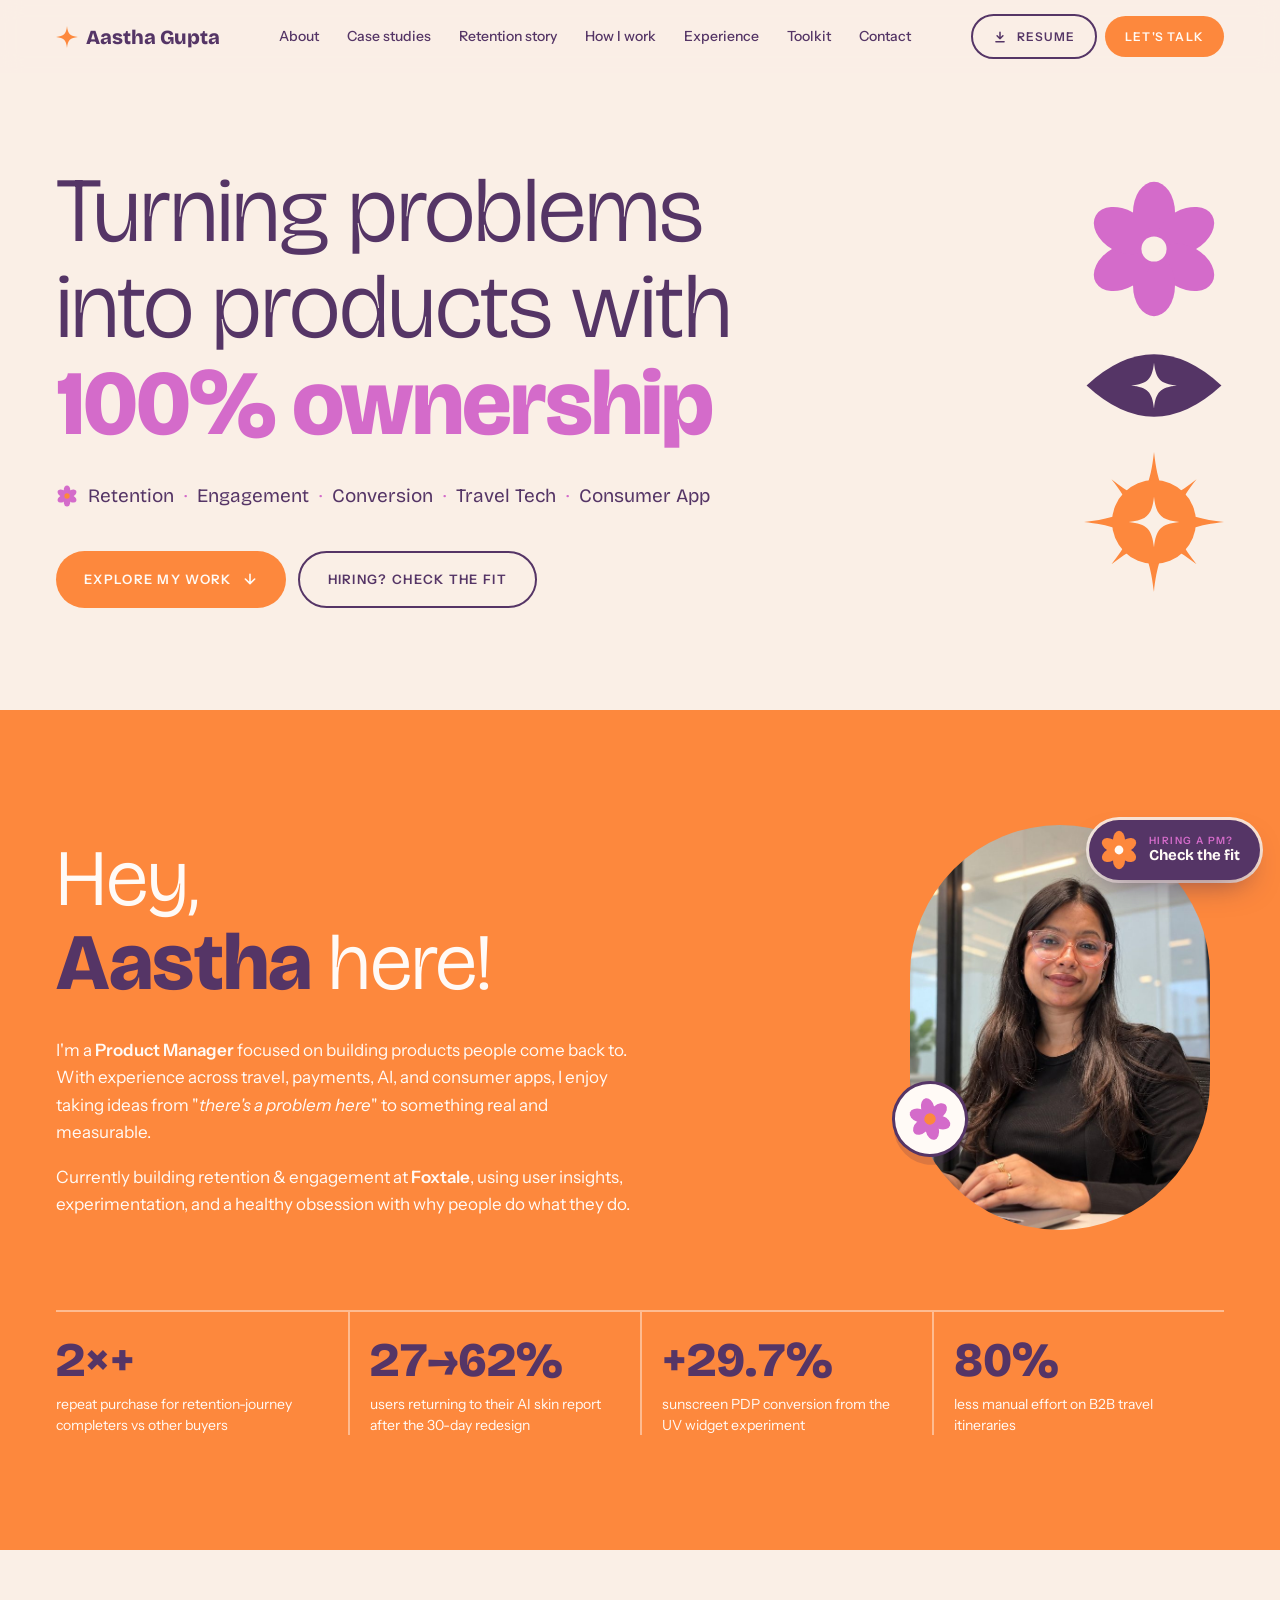
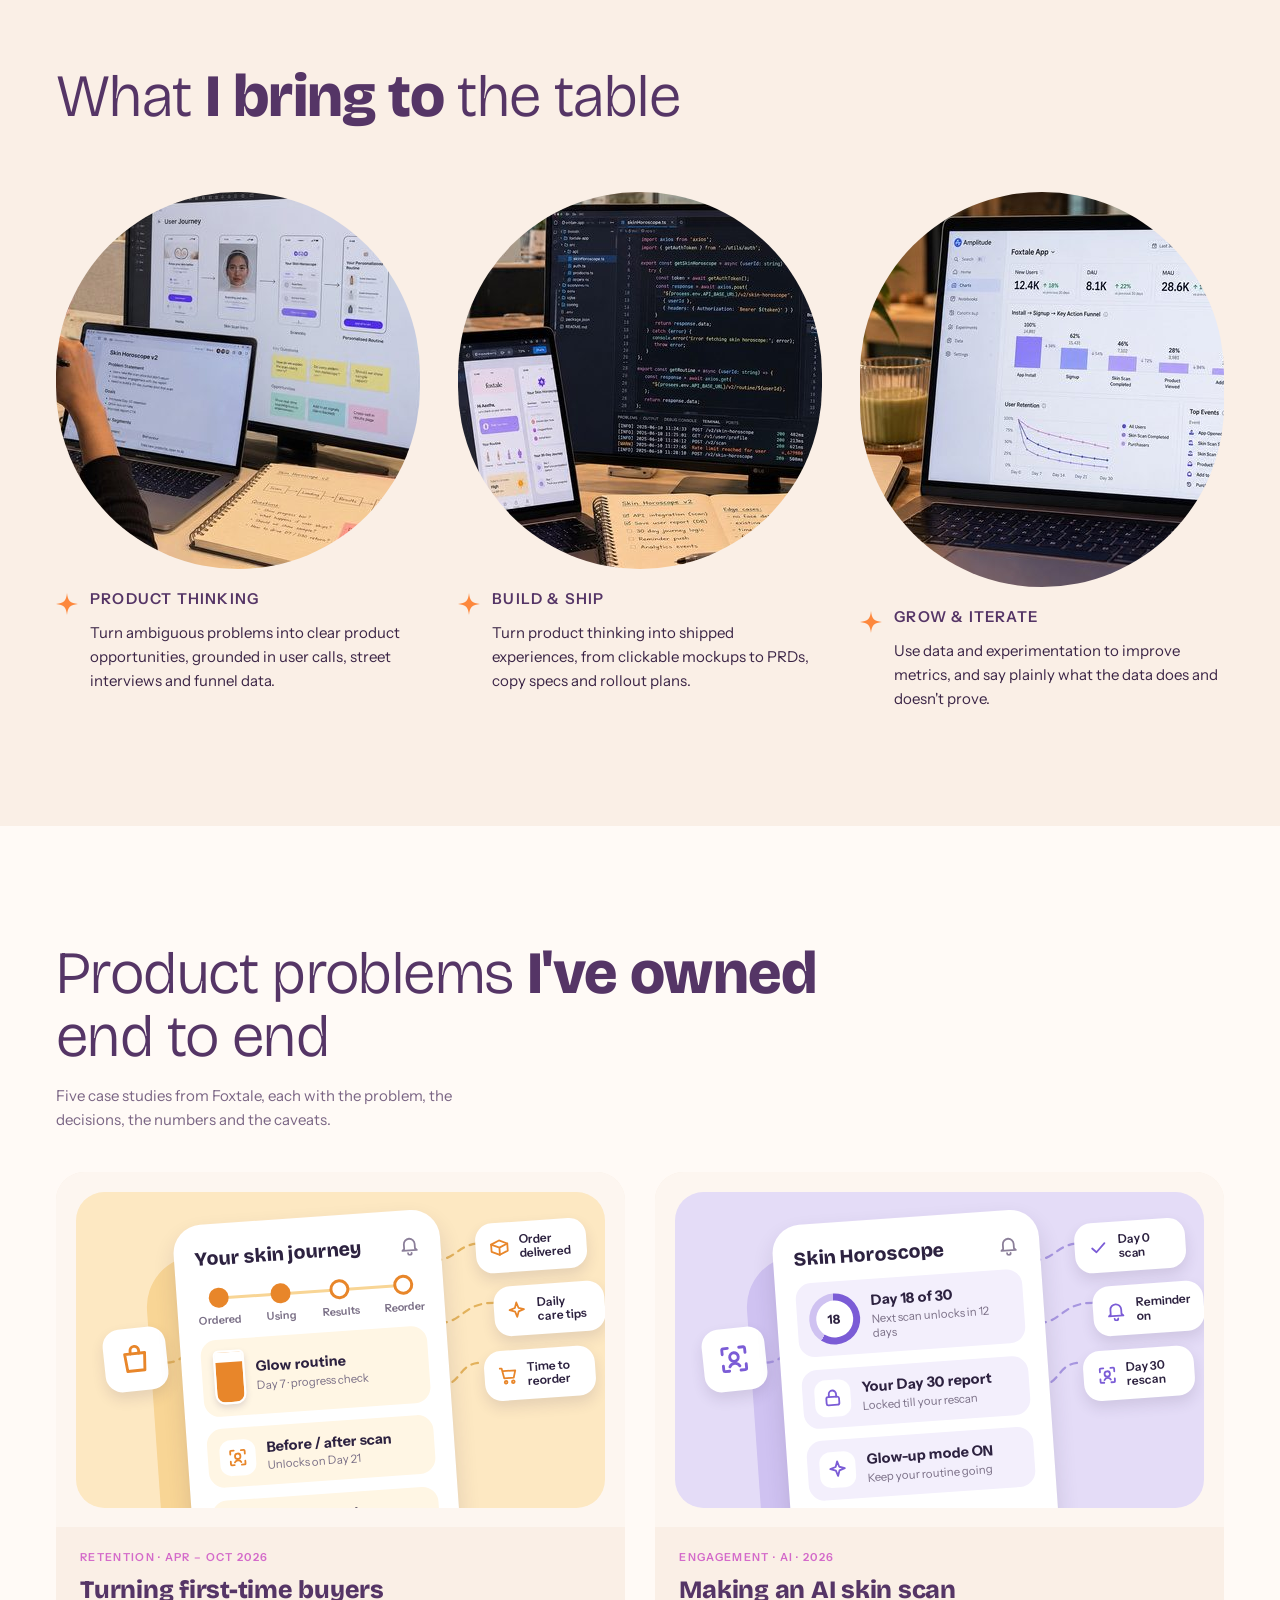
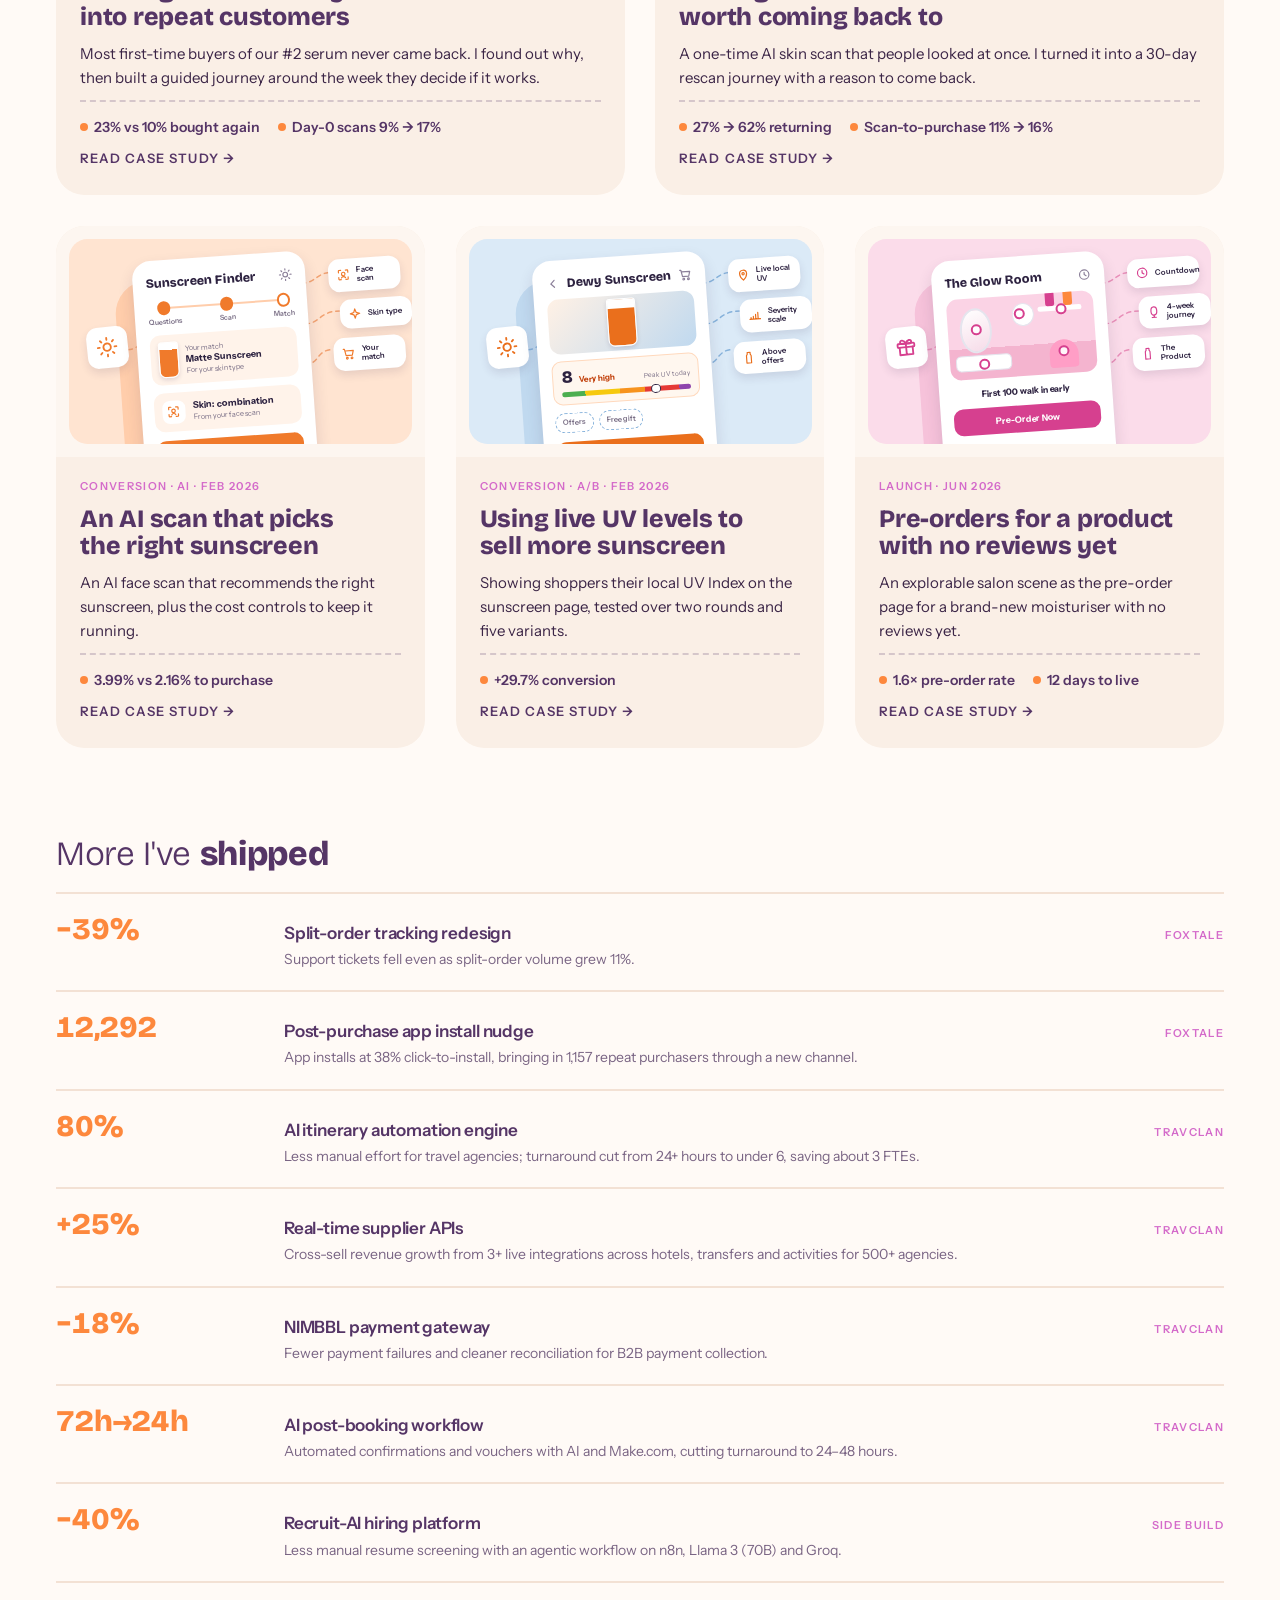
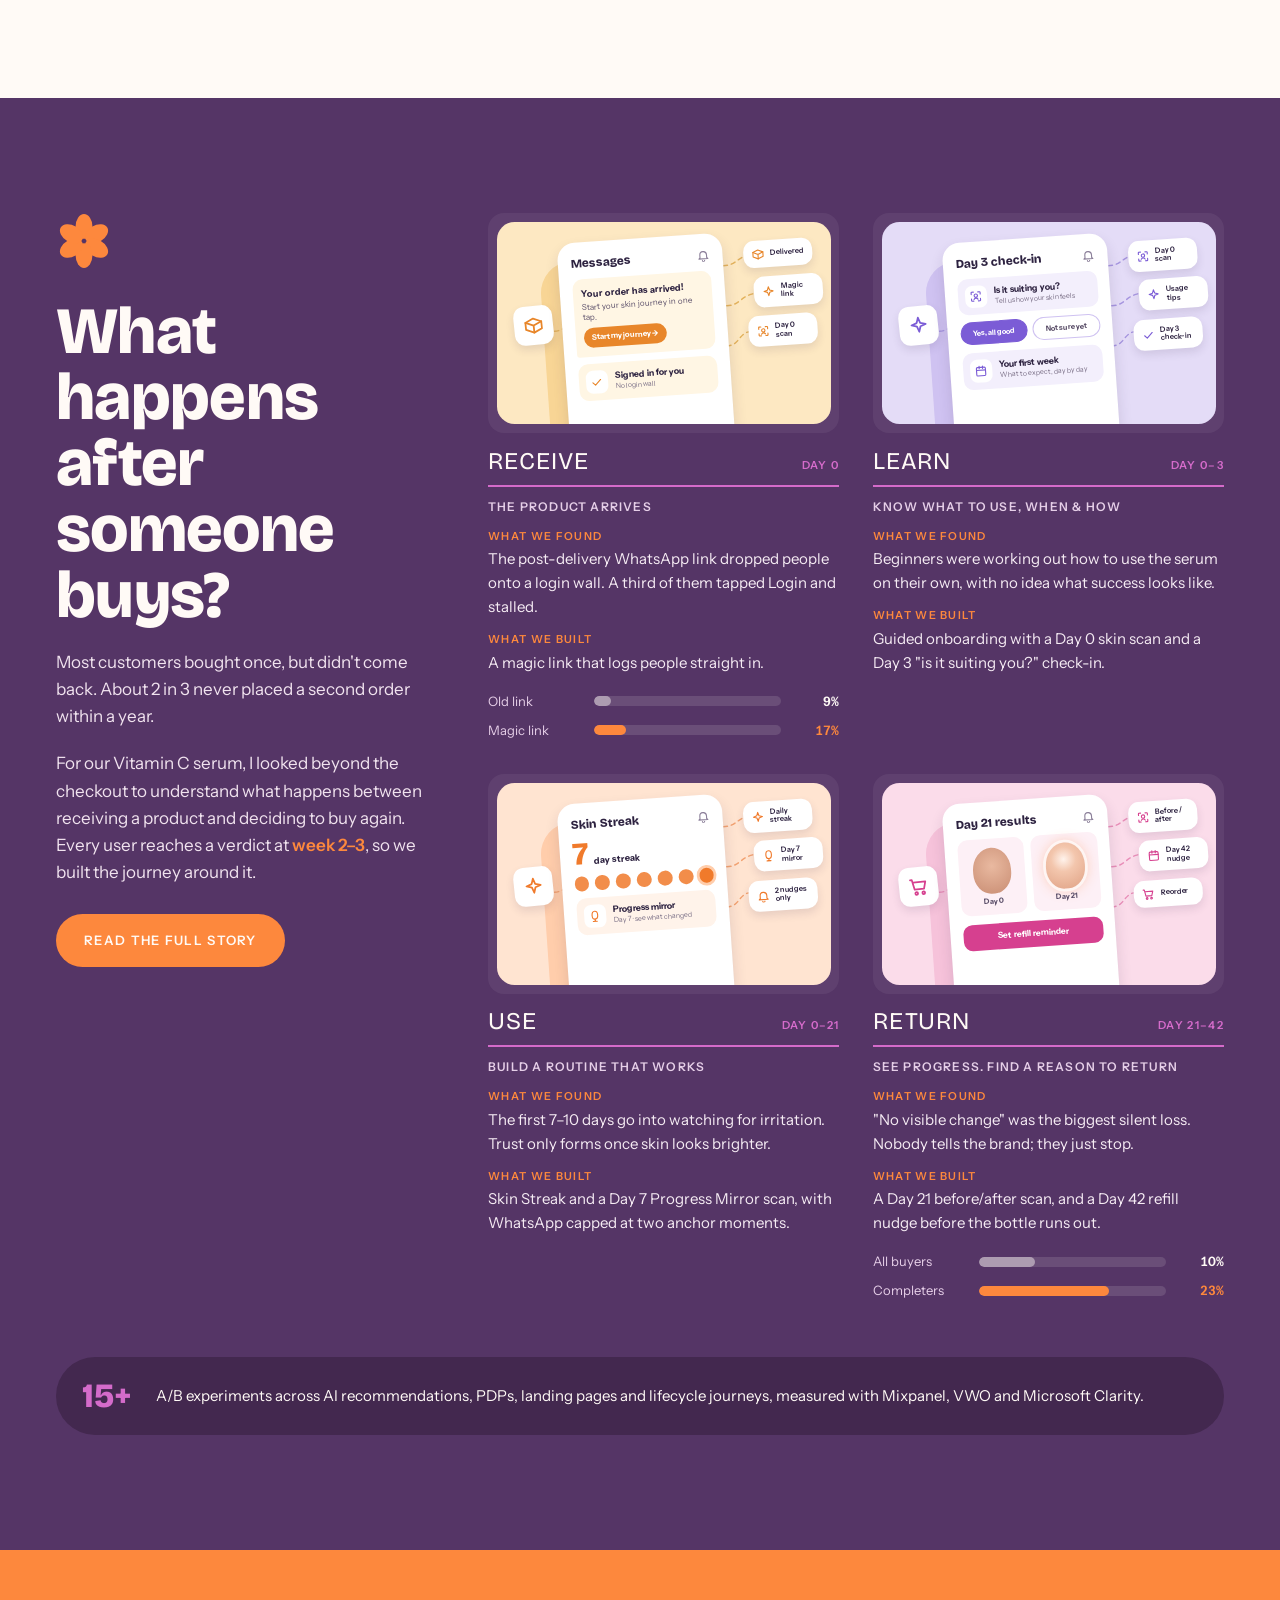
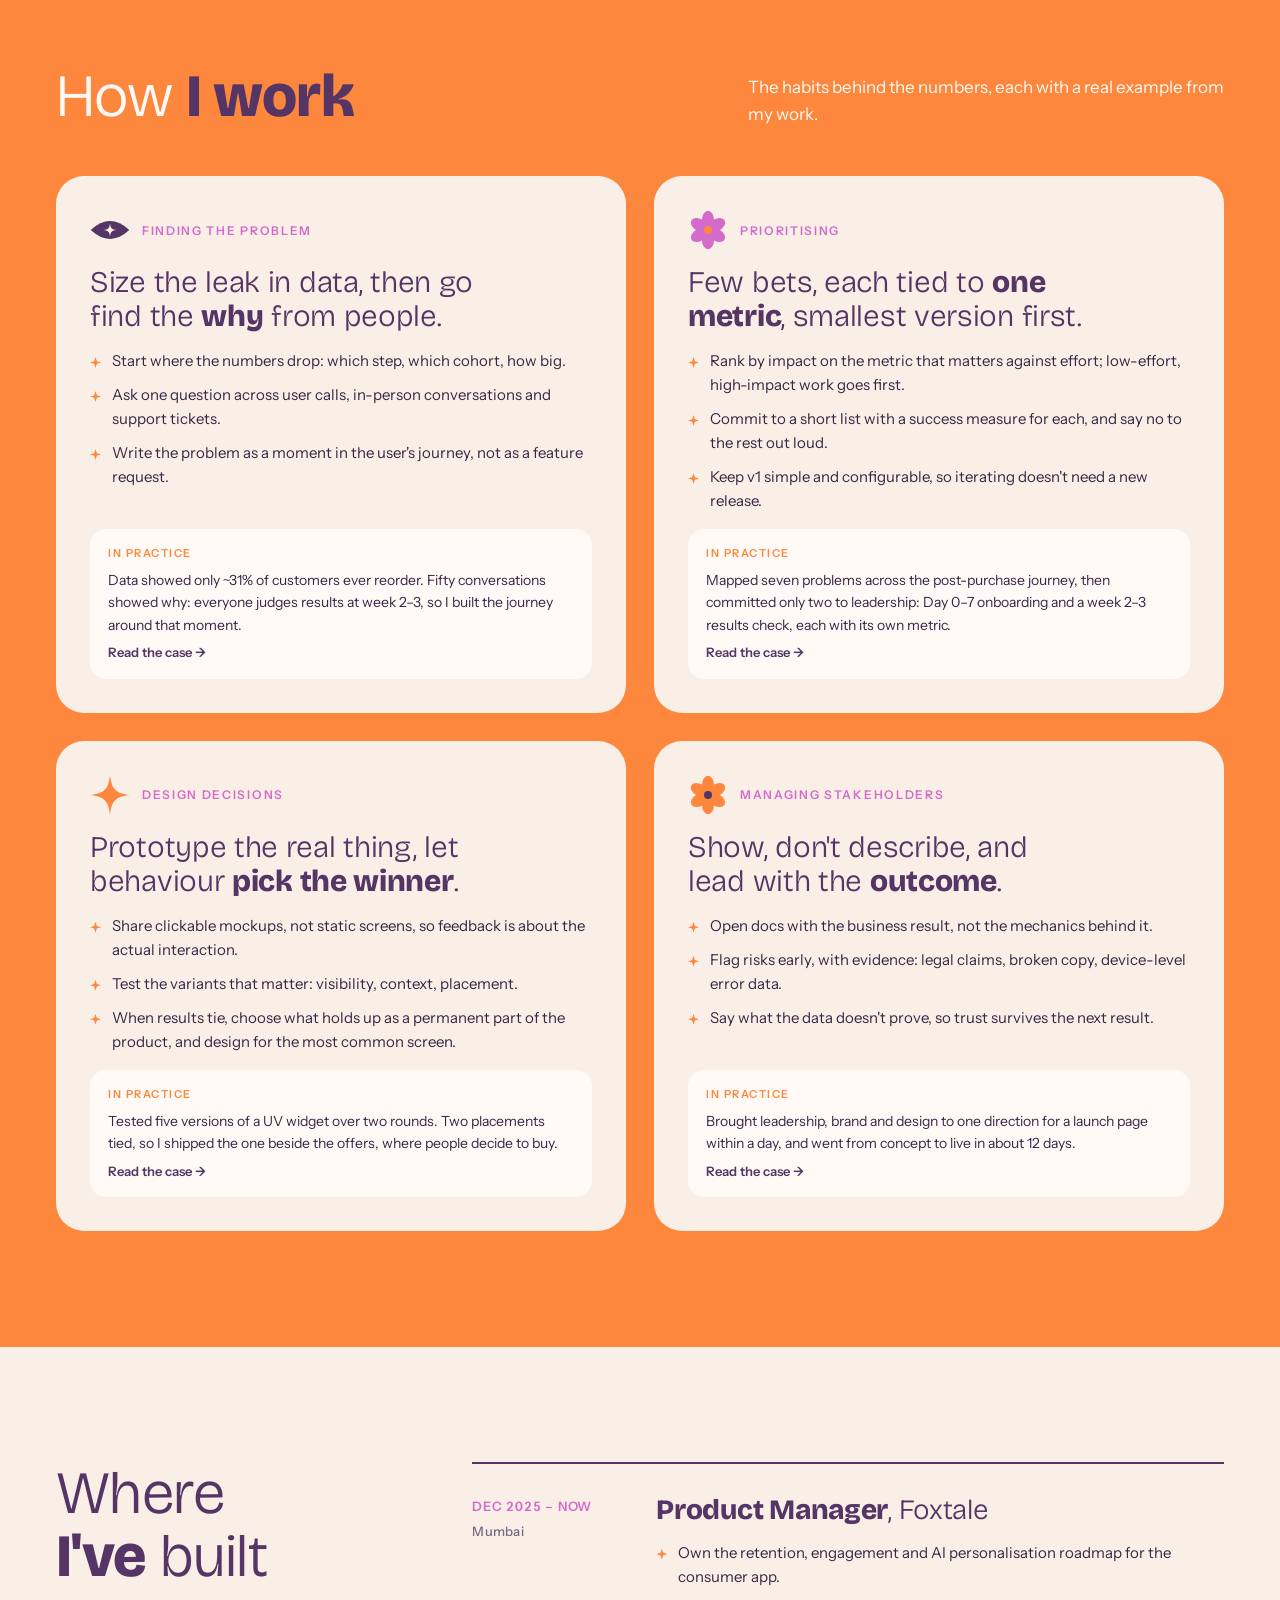
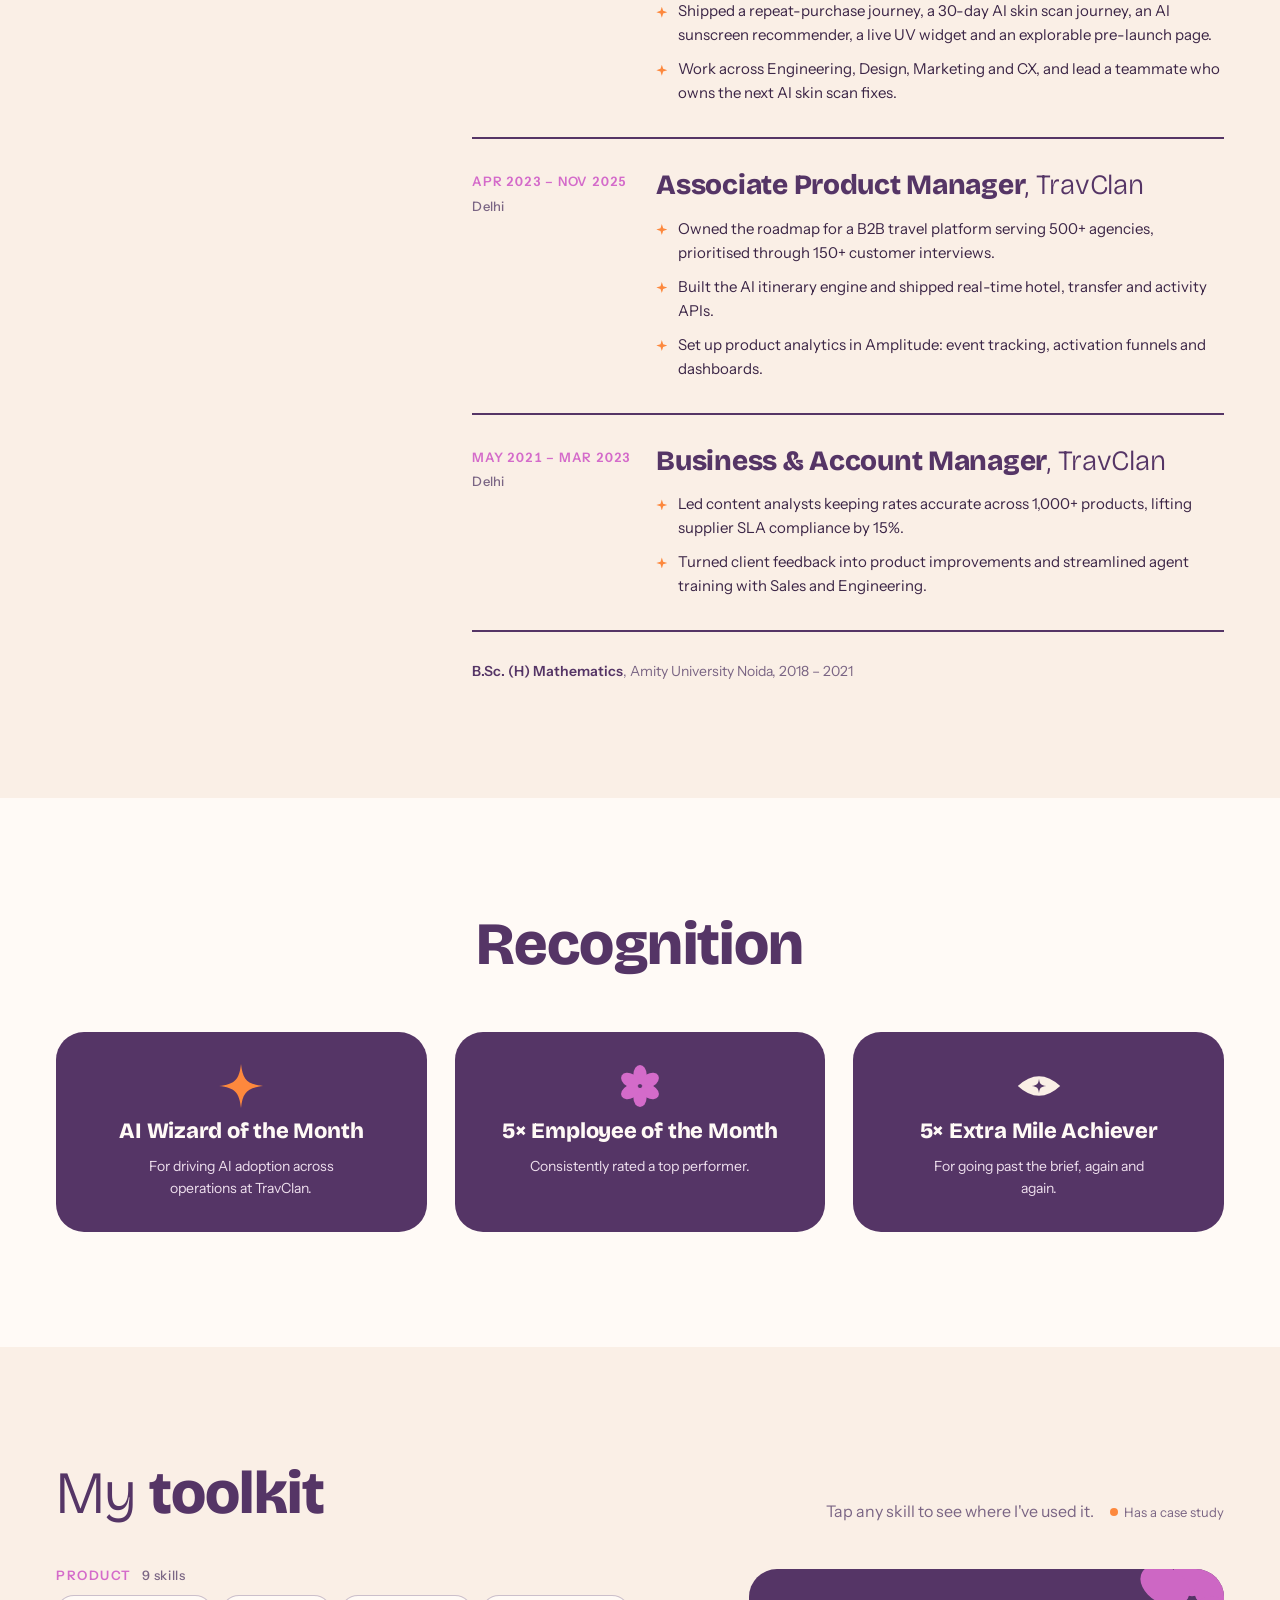
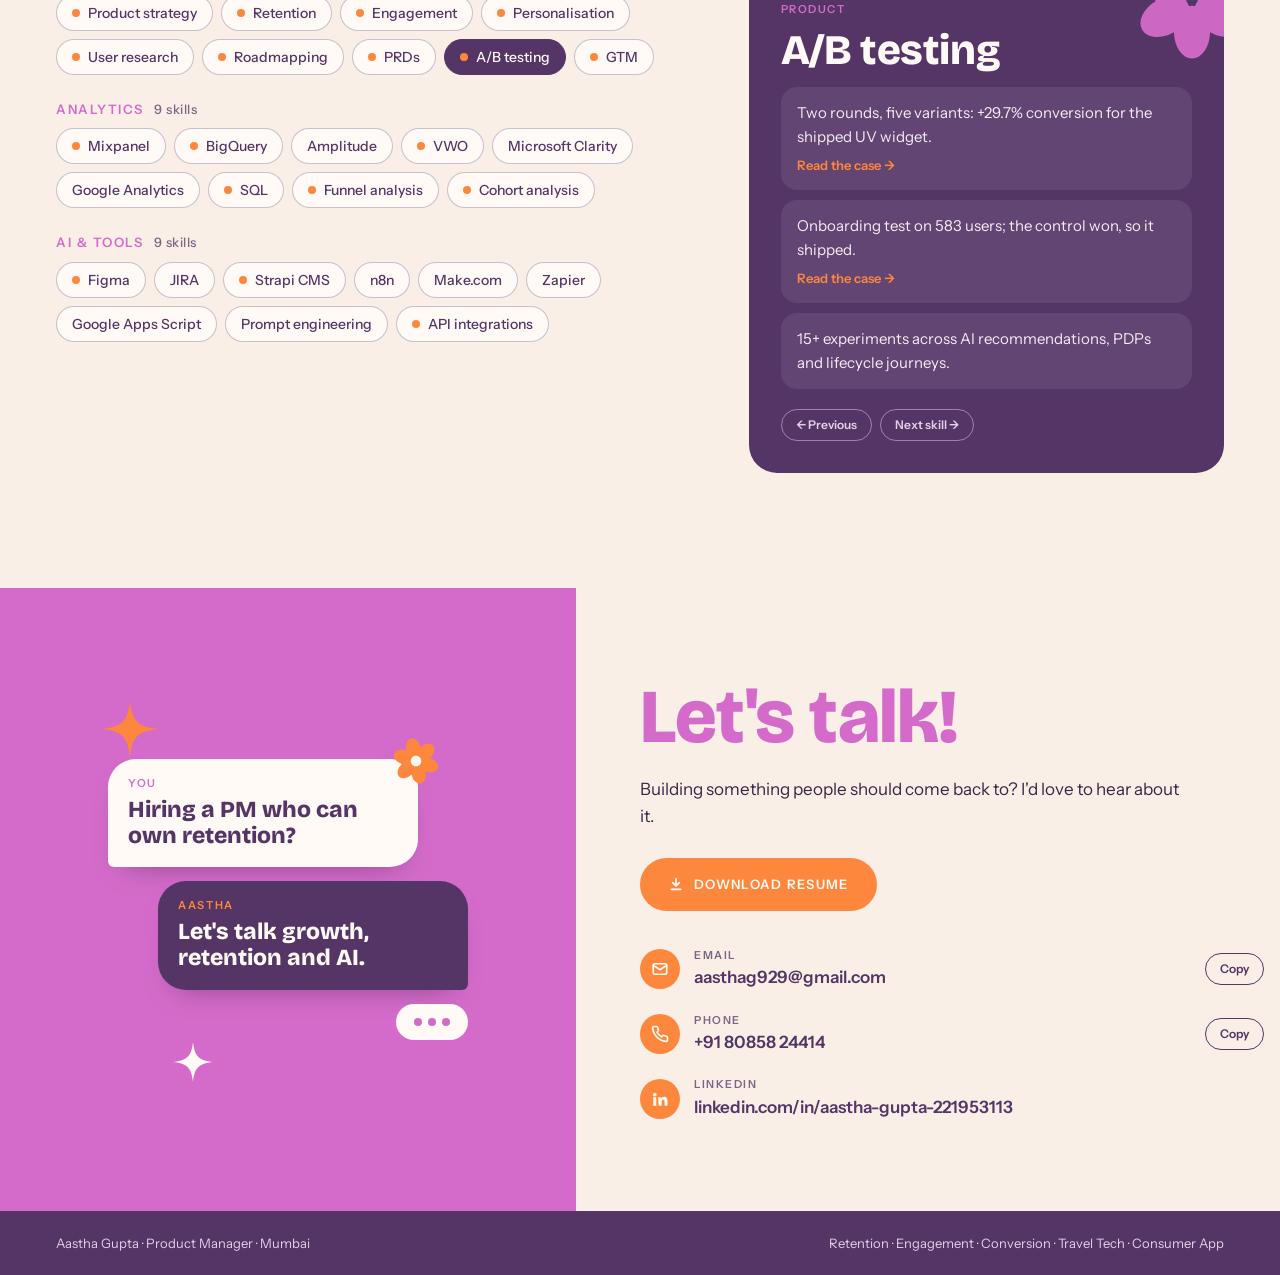
<file: index.html>
<!doctype html>
<html lang="en">
<head>
<meta charset="utf-8">
<meta name="viewport" content="width=device-width, initial-scale=1, viewport-fit=cover">
<title>Aastha Gupta | Product Manager for Retention, Growth &amp; AI</title>
<meta name="description" content="Aastha Gupta is a Product Manager in Mumbai building retention, engagement and AI personalisation for consumer apps, with a background in B2B travel tech. Case studies inside.">
<link rel="canonical" href="https://aastha2811.github.io/aastha-portfolio/">
<meta name="robots" content="index, follow, max-image-preview:large, max-snippet:-1">
<meta name="author" content="Aastha Gupta">
<meta name="theme-color" content="#faefe6">
<meta property="og:type" content="profile">
<meta property="og:site_name" content="Aastha Gupta, Product Manager">
<meta property="og:locale" content="en_IN">
<meta property="og:title" content="Aastha Gupta | Product Manager for Retention, Growth &amp; AI">
<meta property="og:description" content="Aastha Gupta is a Product Manager in Mumbai building retention, engagement and AI personalisation for consumer apps, with a background in B2B travel tech. Case studies inside.">
<meta property="og:url" content="https://aastha2811.github.io/aastha-portfolio/">
<meta property="og:image" content="https://aastha2811.github.io/aastha-portfolio/img/og-aastha-gupta.jpg">
<meta property="og:image:width" content="1200">
<meta property="og:image:height" content="630">
<meta property="og:image:alt" content="Aastha Gupta, Product Manager: retention, engagement, conversion, travel tech, consumer apps">
<meta name="twitter:card" content="summary_large_image">
<meta name="twitter:title" content="Aastha Gupta | Product Manager for Retention, Growth &amp; AI">
<meta name="twitter:description" content="Aastha Gupta is a Product Manager in Mumbai building retention, engagement and AI personalisation for consumer apps, with a background in B2B travel tech. Case studies inside.">
<meta name="twitter:image" content="https://aastha2811.github.io/aastha-portfolio/img/og-aastha-gupta.jpg">
<link rel="icon" href="favicon.svg" type="image/svg+xml">
<link rel="icon" href="favicon-32.png" sizes="32x32" type="image/png">
<link rel="apple-touch-icon" href="apple-touch-icon.png">
<link rel="sitemap" type="application/xml" href="sitemap.xml">
<link rel="preconnect" href="https://fonts.googleapis.com">
<link rel="preconnect" href="https://fonts.gstatic.com" crossorigin>
<link rel="stylesheet" href="https://fonts.googleapis.com/css2?family=Bricolage+Grotesque:opsz,wght@12..96,300;12..96,400;12..96,800&family=Instrument+Sans:ital,wght@0,400;0,500;0,600;1,400&display=swap">
<link rel="stylesheet" href="assets/css/style.css">
<script type="application/ld+json">{"@context":"https://schema.org","@graph":[{"@type":"WebSite","@id":"https://aastha2811.github.io/aastha-portfolio/#website","url":"https://aastha2811.github.io/aastha-portfolio/","name":"Aastha Gupta, Product Manager","inLanguage":"en"},{"@type":"ProfilePage","@id":"https://aastha2811.github.io/aastha-portfolio/#profile","url":"https://aastha2811.github.io/aastha-portfolio/","name":"Aastha Gupta | Product Manager for Retention, Growth & AI","description":"Aastha Gupta is a Product Manager in Mumbai building retention, engagement and AI personalisation for consumer apps, with a background in B2B travel tech. Case studies inside.","isPartOf":{"@id":"https://aastha2811.github.io/aastha-portfolio/#website"},"dateModified":"2026-11-08","mainEntity":{"@id":"https://aastha2811.github.io/aastha-portfolio/#aastha"}},{"@type":"Person","@id":"https://aastha2811.github.io/aastha-portfolio/#aastha","name":"Aastha Gupta","jobTitle":"Product Manager","description":"Product Manager focused on retention, engagement, conversion and AI personalisation for consumer apps, with a background in B2B travel tech.","url":"https://aastha2811.github.io/aastha-portfolio/","image":"https://aastha2811.github.io/aastha-portfolio/img/aastha-gupta-product-manager.jpg","worksFor":{"@type":"Organization","name":"Foxtale"},"alumniOf":[{"@type":"CollegeOrUniversity","name":"Amity University, Noida"},{"@type":"Organization","name":"TravClan"}],"address":{"@type":"PostalAddress","addressLocality":"Mumbai","addressCountry":"IN"},"knowsAbout":["Product management","Retention","User engagement","Conversion rate optimisation","A/B testing","AI personalisation","Consumer apps","Travel technology","Product analytics","User research"],"sameAs":["https://www.linkedin.com/in/aastha-gupta-221953113"]}]}</script>
<script src="assets/js/main.js" defer></script>
</head>
<body data-root="">
<svg width="0" height="0" style="position:absolute" aria-hidden="true">
  <defs>
    <path id="spark" d="M50 0C54 36 64 46 100 50C64 54 54 64 50 100C46 64 36 54 0 50C36 46 46 36 50 0Z"/>
    <g id="flower">
      <g style="fill:var(--orchid)">
        <ellipse cx="50" cy="24" rx="15" ry="22"/>
        <ellipse cx="50" cy="24" rx="15" ry="22" transform="rotate(60 50 50)"/>
        <ellipse cx="50" cy="24" rx="15" ry="22" transform="rotate(120 50 50)"/>
        <ellipse cx="50" cy="24" rx="15" ry="22" transform="rotate(180 50 50)"/>
        <ellipse cx="50" cy="24" rx="15" ry="22" transform="rotate(240 50 50)"/>
        <ellipse cx="50" cy="24" rx="15" ry="22" transform="rotate(300 50 50)"/>
      </g>
    </g>
    <symbol id="i-bag" viewBox="0 0 24 24"><path d="M5 8h14l-1 12H6z"/><path d="M9 8V6a3 3 0 0 1 6 0v2"/></symbol>
    <symbol id="i-box" viewBox="0 0 24 24"><path d="M3 8l9-4 9 4v8l-9 4-9-4z"/><path d="M3 8l9 4 9-4M12 12v8"/></symbol>
    <symbol id="i-cal" viewBox="0 0 24 24"><rect x="4" y="5" width="16" height="15" rx="2"/><path d="M4 10h16M9 3v4M15 3v4"/></symbol>
    <symbol id="i-check" viewBox="0 0 24 24"><path d="M5 12.5l4.5 4.5L19 7.5"/></symbol>
    <symbol id="i-bell" viewBox="0 0 24 24"><path d="M6 16v-5a6 6 0 0 1 12 0v5l2 2H4z"/><path d="M10 21a2 2 0 0 0 4 0"/></symbol>
    <symbol id="i-lock" viewBox="0 0 24 24"><rect x="5" y="11" width="14" height="9" rx="2"/><path d="M8 11V8a4 4 0 0 1 8 0v3"/></symbol>
    <symbol id="i-spark" viewBox="0 0 24 24"><path d="M12 3l2 6 6 2-6 2-2 6-2-6-6-2 6-2z"/></symbol>
    <symbol id="i-scan" viewBox="0 0 24 24"><path d="M4 8V5a1 1 0 0 1 1-1h3M16 4h3a1 1 0 0 1 1 1v3M20 16v3a1 1 0 0 1-1 1h-3M8 20H5a1 1 0 0 1-1-1v-3"/><circle cx="12" cy="10.5" r="3"/><path d="M8.5 17a4 4 0 0 1 7 0"/></symbol>
    <symbol id="i-sun" viewBox="0 0 24 24"><circle cx="12" cy="12" r="4"/><path d="M12 2v2M12 20v2M2 12h2M20 12h2M4.9 4.9l1.4 1.4M17.7 17.7l1.4 1.4M4.9 19.1l1.4-1.4M17.7 6.3l1.4-1.4"/></symbol>
    <symbol id="i-gift" viewBox="0 0 24 24"><rect x="3" y="8" width="18" height="4" rx="1"/><path d="M5 12v8h14v-8M12 8v12M12 8c-1.5-4-6-4.5-6-1.5S12 8 12 8zm0 0c1.5-4 6-4.5 6-1.5S12 8 12 8z"/></symbol>
    <symbol id="i-clock" viewBox="0 0 24 24"><circle cx="12" cy="12" r="8"/><path d="M12 8v4l3 2"/></symbol>
    <symbol id="i-cart" viewBox="0 0 24 24"><path d="M3 4h2l2.2 11h10.6L20 7H6.2"/><circle cx="9" cy="19.5" r="1.5"/><circle cx="17" cy="19.5" r="1.5"/></symbol>
    <symbol id="i-back" viewBox="0 0 24 24"><path d="M15 6l-6 6 6 6"/></symbol>
    <symbol id="i-mirror" viewBox="0 0 24 24"><ellipse cx="12" cy="10" rx="5" ry="7"/><path d="M12 17v4M8.5 21h7"/></symbol>
    <symbol id="i-tube" viewBox="0 0 24 24"><path d="M9.5 3h5v3l1.5 2.5V21H8V8.5L9.5 6z"/></symbol>
    <symbol id="i-scale" viewBox="0 0 24 24"><path d="M3 17h18M5 17v-3M9 17v-5M13 17V9M17 17V6"/></symbol>
    <symbol id="i-pin" viewBox="0 0 24 24"><path d="M12 21s-6-5.5-6-11a6 6 0 0 1 12 0c0 5.5-6 11-6 11z"/><circle cx="12" cy="10" r="2"/></symbol>
    <g id="flower-o">
      <g style="fill:var(--orange)">
        <ellipse cx="50" cy="24" rx="15" ry="22"/>
        <ellipse cx="50" cy="24" rx="15" ry="22" transform="rotate(60 50 50)"/>
        <ellipse cx="50" cy="24" rx="15" ry="22" transform="rotate(120 50 50)"/>
        <ellipse cx="50" cy="24" rx="15" ry="22" transform="rotate(180 50 50)"/>
        <ellipse cx="50" cy="24" rx="15" ry="22" transform="rotate(240 50 50)"/>
        <ellipse cx="50" cy="24" rx="15" ry="22" transform="rotate(300 50 50)"/>
      </g>
    </g>
  </defs>
</svg>
<a class="skip" href="#main">Skip to content</a>
<header class="topbar" id="topbar">
  <div class="wrap nav">
    <a class="logo" href="#top" aria-label="Aastha Gupta, home">
      <svg viewBox="0 0 100 100" aria-hidden="true"><use href="#spark" style="fill:var(--orange)"/></svg>
      Aastha Gupta
    </a>
    <nav class="secnav" aria-label="Sections">
      <ul id="secnav">
        <li><a href="#about" data-sec="about">About</a></li>
        <li><a href="#work" data-sec="work">Case studies</a></li>
        <li><a href="#journey" data-sec="journey">Retention story</a></li>
        <li><a href="#how" data-sec="how">How I work</a></li>
        <li><a href="#experience" data-sec="experience">Experience</a></li>
        <li><a href="#toolkit" data-sec="toolkit">Toolkit</a></li>
        <li><a href="#contact" data-sec="contact">Contact</a></li>
      </ul>
    </nav>
    <div class="nav-ctas">
      <a class="btn sm btn-ghost dl-resume" href="Aastha_Gupta_Resume.pdf" download target="_blank" rel="noopener" aria-label="Download resume">
        <svg width="14" height="14" viewBox="0 0 24 24" fill="none" stroke="currentColor" stroke-width="2.6" stroke-linecap="round" stroke-linejoin="round" aria-hidden="true"><path d="M12 4v11M7 10l5 5 5-5M5 20h14"/></svg>
        <span>Resume</span>
      </a>
      <a class="btn sm" href="#contact">Let's talk</a>
    </div>
  </div>
</header>
<main id="main">
  <span id="top"></span>
  <!-- HERO -->
  <section class="wrap hero" aria-labelledby="hero-title">
    <div>
      <h1 id="hero-title">Turning problems into products with <span class="own">100% ownership</span></h1>
      <p class="tagline">
        <svg viewBox="0 0 100 100" aria-hidden="true"><use href="#flower"/><circle cx="50" cy="50" r="12" style="fill:var(--orange)"/></svg>
        <span>Retention</span><span>Engagement</span><span>Conversion</span><span>Travel Tech</span><span>Consumer App</span>
      </p>
      <div class="hero-ctas">
        <a class="btn" href="#work">Explore my work
          <svg width="16" height="16" viewBox="0 0 24 24" fill="none" stroke="currentColor" stroke-width="2.4" stroke-linecap="round" stroke-linejoin="round" aria-hidden="true"><path d="M12 5v14M5 12l7 7 7-7"/></svg>
        </a>
        <a class="btn btn-ghost fit-open" href="#fit">Hiring? Check the fit</a>
      </div>
    </div>
    <div class="shapes" aria-hidden="true">
      <svg class="s1" viewBox="0 0 100 100"><use href="#flower"/><circle cx="50" cy="50" r="9" style="fill:var(--cream)"/></svg>
      <svg class="s2" viewBox="0 0 110 70"><path d="M2 35Q55 -14 108 35Q55 84 2 35Z" style="fill:var(--plum)"/><g transform="translate(37 17) scale(.36)"><use href="#spark" style="fill:var(--cream)"/></g></svg>
      <svg class="s3" viewBox="0 0 100 100"><g style="fill:var(--orange)"><use href="#spark"/><use href="#spark" transform="rotate(45 50 50) scale(.86) translate(8 8)"/><circle cx="50" cy="50" r="30"/></g><g transform="translate(32 32) scale(.36)"><use href="#spark" style="fill:var(--cream)"/></g></svg>
    </div>
  </section>

  <!-- ABOUT -->
  <section class="about band" id="about" aria-labelledby="about-title">
    <div class="wrap">
      <div class="about-grid">
        <div>
          <h2 id="about-title">Hey,<br><b>Aastha</b> here!</h2>
          <div class="copy">
            <p>I'm a <strong>Product Manager</strong> focused on building products people come back to. With experience across travel, payments, AI, and consumer apps, I enjoy taking ideas from "<em>there's a problem here</em>" to something real and measurable.</p>
            <p>Currently building retention &amp; engagement at <strong>Foxtale</strong>, using user insights, experimentation, and a healthy obsession with why people do what they do.</p>
          </div>
        </div>
        <div class="portrait">
          <img src="img/aastha-gupta-product-manager.jpg" alt="Aastha Gupta, Product Manager, smiling at her desk" width="652" height="869">
          <div class="sticker" aria-hidden="true">
            <svg viewBox="0 0 100 100"><use href="#flower"/><circle cx="50" cy="50" r="13" style="fill:var(--orange)"/></svg>
          </div>
        </div>
      </div>
      <div class="stats" role="list">
        <div class="stat" role="listitem"><div class="n">2×+</div><p>repeat purchase for retention-journey completers vs other buyers</p></div>
        <div class="stat" role="listitem"><div class="n">27→62%</div><p>users returning to their AI skin report after the 30-day redesign</p></div>
        <div class="stat" role="listitem"><div class="n">+29.7%</div><p>sunscreen PDP conversion from the UV widget experiment</p></div>
        <div class="stat" role="listitem"><div class="n">80%</div><p>less manual effort on B2B travel itineraries</p></div>
      </div>
    </div>
  </section>

  <!-- BRING -->
  <section class="band bring" aria-labelledby="bring-title">
    <div class="wrap">
      <h2 class="h2" id="bring-title">What <b>I bring to</b> the table</h2>
      <div class="trio">
        <figure>
          <img src="img/product-thinking.jpg" alt="Working through product flows on two screens" width="669" height="377" loading="lazy" decoding="async">
          <figcaption>
            <svg viewBox="0 0 100 100" aria-hidden="true"><use href="#spark" style="fill:var(--orange)"/></svg>
            <h3>Product thinking</h3>
            <p>Turn ambiguous problems into clear product opportunities, grounded in user calls, street interviews and funnel data.</p>
          </figcaption>
        </figure>
        <figure>
          <img src="img/build-and-ship.jpg" alt="Code and product specs side by side" width="669" height="377" loading="lazy" decoding="async">
          <figcaption>
            <svg viewBox="0 0 100 100" aria-hidden="true"><use href="#spark" style="fill:var(--orange)"/></svg>
            <h3>Build &amp; ship</h3>
            <p>Turn product thinking into shipped experiences, from clickable mockups to PRDs, copy specs and rollout plans.</p>
          </figcaption>
        </figure>
        <figure>
          <img src="img/grow-and-iterate.jpg" alt="Analytics dashboard open on a laptop" width="638" height="395" loading="lazy" decoding="async">
          <figcaption>
            <svg viewBox="0 0 100 100" aria-hidden="true"><use href="#spark" style="fill:var(--orange)"/></svg>
            <h3>Grow &amp; iterate</h3>
            <p>Use data and experimentation to improve metrics, and say plainly what the data does and doesn't prove.</p>
          </figcaption>
        </figure>
      </div>
    </div>
  </section>

  <!-- WORK -->
  <section class="band work" id="work" aria-labelledby="work-title">
    <div class="wrap">
      <div class="work-head">
        <h2 class="h2" id="work-title">Product problems <b>I've owned</b><br>end to end</h2>
        <p>Five case studies from Foxtale, each with the problem, the decisions, the numbers and the caveats.</p>
      </div>

      <div class="cases-grid">
        <a class="ccard lg first" href="work/repeat-customers/">
          <div class="vis mk mk-sun" aria-hidden="true"><div class="panel"><div class="blob"></div><svg class="wires" viewBox="0 0 93 55.5" preserveAspectRatio="none" aria-hidden="true"><path d="M16 30Q19.5 30 21 25"/><path d="M63 12C67 12 67 9 71.5 9"/><path d="M64 23C68 23 68 19.5 73.5 19.5"/><path d="M64 34C68 34 67 30 71.5 30"/></svg><div class="side"><svg class="i"><use href="#i-bag"/></svg></div><div class="phone"><div class="top">Your skin journey<svg class="i"><use href="#i-bell"/></svg></div><div class="stepper"><span class="st done"><i></i>Ordered</span><span class="st done"><i></i>Using</span><span class="st"><i></i>Results</span><span class="st"><i></i>Reorder</span></div><div class="row"><span class="tube"></span><div><b>Glow routine</b><small>Day 7 · progress check</small></div></div><div class="row"><div class="ib"><svg class="i"><use href="#i-scan"/></svg></div><div><b>Before / after scan</b><small>Unlocks on Day 21</small></div></div><div class="row"><div class="ib"><svg class="i"><use href="#i-cal"/></svg></div><div><b>Refill reminder</b><small>Day 42, before you run out</small></div></div></div><div class="flo"><div class="tl"><svg class="i"><use href="#i-box"/></svg>Order delivered</div><div class="tl"><svg class="i"><use href="#i-spark"/></svg>Daily care tips</div><div class="tl"><svg class="i"><use href="#i-cart"/></svg>Time to reorder</div></div></div></div>
          <div class="body">
            <span class="tag">Retention · Apr – Oct 2026</span>
            <h3>Turning first-time buyers into repeat customers</h3>
            <p>Most first-time buyers of our #2 serum never came back. I found out why, then built a guided journey around the week they decide if it works.</p>
            <div class="result"><span>23% vs 10% bought again</span><span>Day-0 scans 9% → 17%</span></div>
            <span class="more">Read case study →</span>
          </div>
        </a>

        <a class="ccard lg" href="work/ai-skin-scan-journey/">
          <div class="vis mk mk-lav" aria-hidden="true"><div class="panel"><div class="blob"></div><svg class="wires" viewBox="0 0 93 55.5" preserveAspectRatio="none" aria-hidden="true"><path d="M16 30Q19.5 30 21 25"/><path d="M63 12C67 12 67 9 71.5 9"/><path d="M64 23C68 23 68 19.5 73.5 19.5"/><path d="M64 34C68 34 67 30 71.5 30"/></svg><div class="side"><svg class="i"><use href="#i-scan"/></svg></div><div class="phone"><div class="top">Skin Horoscope<svg class="i"><use href="#i-bell"/></svg></div><div class="row"><div class="ring"><span>18</span></div><div><b>Day 18 of 30</b><small>Next scan unlocks in 12 days</small></div></div><div class="row"><div class="ib"><svg class="i"><use href="#i-lock"/></svg></div><div><b>Your Day 30 report</b><small>Locked till your rescan</small></div></div><div class="row"><div class="ib"><svg class="i"><use href="#i-spark"/></svg></div><div><b>Glow-up mode ON</b><small>Keep your routine going</small></div></div></div><div class="flo"><div class="tl"><svg class="i"><use href="#i-check"/></svg>Day 0 scan</div><div class="tl"><svg class="i"><use href="#i-bell"/></svg>Reminder on</div><div class="tl"><svg class="i"><use href="#i-scan"/></svg>Day 30 rescan</div></div></div></div>
          <div class="body">
            <span class="tag">Engagement · AI · 2026</span>
            <h3>Making an AI skin scan worth coming back to</h3>
            <p>A one-time AI skin scan that people looked at once. I turned it into a 30-day rescan journey with a reason to come back.</p>
            <div class="result"><span>27% → 62% returning</span><span>Scan-to-purchase 11% → 16%</span></div>
            <span class="more">Read case study →</span>
          </div>
        </a>

        <a class="ccard" href="work/ai-sunscreen-recommender/">
          <div class="vis mk mk-peach" aria-hidden="true"><div class="panel"><div class="blob"></div><svg class="wires" viewBox="0 0 93 55.5" preserveAspectRatio="none" aria-hidden="true"><path d="M16 30Q19.5 30 21 25"/><path d="M63 12C67 12 67 9 71.5 9"/><path d="M64 23C68 23 68 19.5 73.5 19.5"/><path d="M64 34C68 34 67 30 71.5 30"/></svg><div class="side"><svg class="i"><use href="#i-sun"/></svg></div><div class="phone"><div class="top">Sunscreen Finder<svg class="i"><use href="#i-sun"/></svg></div><div class="stepper"><span class="st done"><i></i>Questions</span><span class="st done"><i></i>Scan</span><span class="st"><i></i>Match</span></div><div class="row"><span class="tube"></span><div><small>Your match</small><b>Matte Sunscreen</b><small>For your skin type</small></div></div><div class="row"><div class="ib"><svg class="i"><use href="#i-scan"/></svg></div><div><b>Skin: combination</b><small>From your face scan</small></div></div><div class="cta">Add to cart</div></div><div class="flo"><div class="tl"><svg class="i"><use href="#i-scan"/></svg>Face scan</div><div class="tl"><svg class="i"><use href="#i-spark"/></svg>Skin type</div><div class="tl"><svg class="i"><use href="#i-cart"/></svg>Your match</div></div></div></div>
          <div class="body">
            <span class="tag">Conversion · AI · Feb 2026</span>
            <h3>An AI scan that picks the right sunscreen</h3>
            <p>An AI face scan that recommends the right sunscreen, plus the cost controls to keep it running.</p>
            <div class="result"><span>3.99% vs 2.16% to purchase</span></div>
            <span class="more">Read case study →</span>
          </div>
        </a>

        <a class="ccard" href="work/uv-index-widget/">
          <div class="vis mk mk-sky" aria-hidden="true"><div class="panel"><div class="blob"></div><svg class="wires" viewBox="0 0 93 55.5" preserveAspectRatio="none" aria-hidden="true"><path d="M16 30Q19.5 30 21 25"/><path d="M63 12C67 12 67 9 71.5 9"/><path d="M64 23C68 23 68 19.5 73.5 19.5"/><path d="M64 34C68 34 67 30 71.5 30"/></svg><div class="side"><svg class="i"><use href="#i-sun"/></svg></div><div class="phone"><div class="top"><svg class="i"><use href="#i-back"/></svg>Dewy Sunscreen<svg class="i"><use href="#i-cart"/></svg></div><div class="pimg"><span class="tube lg"></span></div><div class="uvs"><div class="l"><b>8</b><span>Very high</span><small>Peak UV today</small></div><div class="bar"><i></i></div></div><div class="offer"><span>Offers</span><span>Free gift</span></div><div class="cta">Add to cart</div></div><div class="flo"><div class="tl"><svg class="i"><use href="#i-pin"/></svg>Live local UV</div><div class="tl"><svg class="i"><use href="#i-scale"/></svg>Severity scale</div><div class="tl"><svg class="i"><use href="#i-tube"/></svg>Above offers</div></div></div></div>
          <div class="body">
            <span class="tag">Conversion · A/B · Feb 2026</span>
            <h3>Using live UV levels to sell more sunscreen</h3>
            <p>Showing shoppers their local UV Index on the sunscreen page, tested over two rounds and five variants.</p>
            <div class="result"><span>+29.7% conversion</span></div>
            <span class="more">Read case study →</span>
          </div>
        </a>

        <a class="ccard" href="work/pre-order-launch-page/">
          <div class="vis mk mk-pink" aria-hidden="true"><div class="panel"><div class="blob"></div><svg class="wires" viewBox="0 0 93 55.5" preserveAspectRatio="none" aria-hidden="true"><path d="M16 30Q19.5 30 21 25"/><path d="M63 12C67 12 67 9 71.5 9"/><path d="M64 23C68 23 68 19.5 73.5 19.5"/><path d="M64 34C68 34 67 30 71.5 30"/></svg><div class="side"><svg class="i"><use href="#i-gift"/></svg></div><div class="phone"><div class="top">The Glow Room<svg class="i"><use href="#i-clock"/></svg></div><div class="room"><span class="mir"></span><span class="van"></span><span class="clock"></span><span class="shelf"></span><span class="chair"></span><span class="hs" style="left:19%;top:38%"></span><span class="hs" style="left:49%;top:22%"></span><span class="hs" style="left:23%;top:82%"></span><span class="hs" style="left:78%;top:20%"></span><span class="hs" style="left:78%;top:72%"></span></div><div class="note">First 100 walk in early</div><div class="cta">Pre-Order Now</div></div><div class="flo"><div class="tl"><svg class="i"><use href="#i-clock"/></svg>Countdown</div><div class="tl"><svg class="i"><use href="#i-mirror"/></svg>4-week journey</div><div class="tl"><svg class="i"><use href="#i-tube"/></svg>The Product</div></div></div></div>
          <div class="body">
            <span class="tag">Launch · Jun 2026</span>
            <h3>Pre-orders for a product with no reviews yet</h3>
            <p>An explorable salon scene as the pre-order page for a brand-new moisturiser with no reviews yet.</p>
            <div class="result"><span>1.6× pre-order rate</span><span>12 days to live</span></div>
            <span class="more">Read case study →</span>
          </div>
        </a>
      </div>

      <div class="ship">
        <h3>More I've <b>shipped</b></h3>
        <ul>
          <li><span class="m">−39%</span><div><h4>Split-order tracking redesign</h4><p>Support tickets fell even as split-order volume grew 11%.</p></div><span class="co">Foxtale</span></li>
          <li><span class="m">12,292</span><div><h4>Post-purchase app install nudge</h4><p>App installs at 38% click-to-install, bringing in 1,157 repeat purchasers through a new channel.</p></div><span class="co">Foxtale</span></li>
          <li><span class="m">80%</span><div><h4>AI itinerary automation engine</h4><p>Less manual effort for travel agencies; turnaround cut from 24+ hours to under 6, saving about 3 FTEs.</p></div><span class="co">TravClan</span></li>
          <li><span class="m">+25%</span><div><h4>Real-time supplier APIs</h4><p>Cross-sell revenue growth from 3+ live integrations across hotels, transfers and activities for 500+ agencies.</p></div><span class="co">TravClan</span></li>
          <li><span class="m">−18%</span><div><h4>NIMBBL payment gateway</h4><p>Fewer payment failures and cleaner reconciliation for B2B payment collection.</p></div><span class="co">TravClan</span></li>
          <li><span class="m">72h→24h</span><div><h4>AI post-booking workflow</h4><p>Automated confirmations and vouchers with AI and Make.com, cutting turnaround to 24–48 hours.</p></div><span class="co">TravClan</span></li>
          <li><span class="m">−40%</span><div><h4>Recruit-AI hiring platform</h4><p>Less manual resume screening with an agentic workflow on n8n, Llama 3 (70B) and Groq.</p></div><span class="co">Side build</span></li>
        </ul>
      </div>
    </div>
  </section>

  <!-- JOURNEY -->
  <section class="band journey" id="journey" aria-labelledby="journey-title">
    <div class="wrap">
      <div class="journey-grid">
        <div class="intro">
          <svg viewBox="0 0 100 100" aria-hidden="true"><use href="#flower-o"/></svg>
          <h2 id="journey-title">What happens after someone buys?</h2>
          <p>Most customers bought once, but didn't come back. About 2 in 3 never placed a second order within a year.</p>
          <p>For our Vitamin C serum, I looked beyond the checkout to understand what happens between receiving a product and deciding to buy again. Every user reaches a verdict at <strong>week 2–3</strong>, so we built the journey around it.</p>
          <a class="btn" href="work/repeat-customers/">Read the full story</a>
        </div>

        <div class="stages">
          <article class="stage">
            <div class="vis mk mk-sun" role="img" aria-label="Mockup: a post-delivery message with a one-tap magic link into the journey"><div class="panel"><div class="blob"></div><svg class="wires" viewBox="0 0 93 55.5" preserveAspectRatio="none" aria-hidden="true"><path d="M16 30Q19.5 30 21 25"/><path d="M63 12C67 12 67 9 71.5 9"/><path d="M64 23C68 23 68 19.5 73.5 19.5"/><path d="M64 34C68 34 67 30 71.5 30"/></svg><div class="side"><svg class="i"><use href="#i-box"/></svg></div><div class="phone"><div class="top">Messages<svg class="i"><use href="#i-bell"/></svg></div><div class="msg"><b>Your order has arrived!</b>Start your skin journey in one tap.<span class="link">Start my journey →</span></div><div class="row"><div class="ib"><svg class="i"><use href="#i-check"/></svg></div><div><b>Signed in for you</b><small>No login wall</small></div></div></div><div class="flo"><div class="tl"><svg class="i"><use href="#i-box"/></svg>Delivered</div><div class="tl"><svg class="i"><use href="#i-spark"/></svg>Magic link</div><div class="tl"><svg class="i"><use href="#i-scan"/></svg>Day 0 scan</div></div></div></div>
            <div class="lbl"><h3>Receive</h3><small>Day 0</small></div>
            <p class="sub">The product arrives</p>
            <p class="found"><b>What we found</b>The post-delivery WhatsApp link dropped people onto a login wall. A third of them tapped Login and stalled.</p>
            <p class="what"><b>What we built</b>A magic link that logs people straight in.</p>
            <div class="bars" aria-label="Day-0 scan completion rose from 9% to 17%">
              <div class="bar"><span class="k">Old link</span><div class="track"><div class="fill" style="width:9%"></div></div><span class="v">9%</span></div>
              <div class="bar after"><span class="k">Magic link</span><div class="track"><div class="fill" style="width:17%"></div></div><span class="v">17%</span></div>
            </div>
          </article>

          <article class="stage">
            <div class="vis mk mk-lav" role="img" aria-label="Mockup: a Day 3 check-in asking whether the product suits the user"><div class="panel"><div class="blob"></div><svg class="wires" viewBox="0 0 93 55.5" preserveAspectRatio="none" aria-hidden="true"><path d="M16 30Q19.5 30 21 25"/><path d="M63 12C67 12 67 9 71.5 9"/><path d="M64 23C68 23 68 19.5 73.5 19.5"/><path d="M64 34C68 34 67 30 71.5 30"/></svg><div class="side"><svg class="i"><use href="#i-spark"/></svg></div><div class="phone"><div class="top">Day 3 check-in<svg class="i"><use href="#i-bell"/></svg></div><div class="row"><div class="ib"><svg class="i"><use href="#i-scan"/></svg></div><div><b>Is it suiting you?</b><small>Tell us how your skin feels</small></div></div><div class="yn"><span class="on">Yes, all good</span><span>Not sure yet</span></div><div class="row"><div class="ib"><svg class="i"><use href="#i-cal"/></svg></div><div><b>Your first week</b><small>What to expect, day by day</small></div></div></div><div class="flo"><div class="tl"><svg class="i"><use href="#i-scan"/></svg>Day 0 scan</div><div class="tl"><svg class="i"><use href="#i-spark"/></svg>Usage tips</div><div class="tl"><svg class="i"><use href="#i-check"/></svg>Day 3 check-in</div></div></div></div>
            <div class="lbl"><h3>Learn</h3><small>Day 0–3</small></div>
            <p class="sub">Know what to use, when &amp; how</p>
            <p class="found"><b>What we found</b>Beginners were working out how to use the serum on their own, with no idea what success looks like.</p>
            <p class="what"><b>What we built</b>Guided onboarding with a Day 0 skin scan and a Day 3 "is it suiting you?" check-in.</p>
          </article>

          <article class="stage">
            <div class="vis mk mk-peach" role="img" aria-label="Mockup: a skin streak counter with a Day 7 progress mirror"><div class="panel"><div class="blob"></div><svg class="wires" viewBox="0 0 93 55.5" preserveAspectRatio="none" aria-hidden="true"><path d="M16 30Q19.5 30 21 25"/><path d="M63 12C67 12 67 9 71.5 9"/><path d="M64 23C68 23 68 19.5 73.5 19.5"/><path d="M64 34C68 34 67 30 71.5 30"/></svg><div class="side"><svg class="i"><use href="#i-spark"/></svg></div><div class="phone"><div class="top">Skin Streak<svg class="i"><use href="#i-bell"/></svg></div><div class="streak"><b>7</b><span>day streak</span></div><div class="week"><i class="d"></i><i class="d"></i><i class="d"></i><i class="d"></i><i class="d"></i><i class="d"></i><i class="d now"></i></div><div class="row"><div class="ib"><svg class="i"><use href="#i-mirror"/></svg></div><div><b>Progress mirror</b><small>Day 7 · see what changed</small></div></div></div><div class="flo"><div class="tl"><svg class="i"><use href="#i-spark"/></svg>Daily streak</div><div class="tl"><svg class="i"><use href="#i-mirror"/></svg>Day 7 mirror</div><div class="tl"><svg class="i"><use href="#i-bell"/></svg>2 nudges only</div></div></div></div>
            <div class="lbl"><h3>Use</h3><small>Day 0–21</small></div>
            <p class="sub">Build a routine that works</p>
            <p class="found"><b>What we found</b>The first 7–10 days go into watching for irritation. Trust only forms once skin looks brighter.</p>
            <p class="what"><b>What we built</b>Skin Streak and a Day 7 Progress Mirror scan, with WhatsApp capped at two anchor moments.</p>
          </article>

          <article class="stage">
            <div class="vis mk mk-pink" role="img" aria-label="Mockup: a Day 21 before and after scan with a refill reminder"><div class="panel"><div class="blob"></div><svg class="wires" viewBox="0 0 93 55.5" preserveAspectRatio="none" aria-hidden="true"><path d="M16 30Q19.5 30 21 25"/><path d="M63 12C67 12 67 9 71.5 9"/><path d="M64 23C68 23 68 19.5 73.5 19.5"/><path d="M64 34C68 34 67 30 71.5 30"/></svg><div class="side"><svg class="i"><use href="#i-cart"/></svg></div><div class="phone"><div class="top">Day 21 results<svg class="i"><use href="#i-bell"/></svg></div><div class="ba"><div><span class="face"></span><small>Day 0</small></div><div><span class="face glow"></span><small>Day 21</small></div></div><div class="cta">Set refill reminder</div></div><div class="flo"><div class="tl"><svg class="i"><use href="#i-scan"/></svg>Before / after</div><div class="tl"><svg class="i"><use href="#i-cal"/></svg>Day 42 nudge</div><div class="tl"><svg class="i"><use href="#i-cart"/></svg>Reorder</div></div></div></div>
            <div class="lbl"><h3>Return</h3><small>Day 21–42</small></div>
            <p class="sub">See progress. Find a reason to return</p>
            <p class="found"><b>What we found</b>"No visible change" was the biggest silent loss. Nobody tells the brand; they just stop.</p>
            <p class="what"><b>What we built</b>A Day 21 before/after scan, and a Day 42 refill nudge before the bottle runs out.</p>
            <div class="bars" aria-label="30-day repeat purchase was 23% for completers vs 10% for all buyers">
              <div class="bar"><span class="k">All buyers</span><div class="track"><div class="fill" style="width:30.3%"></div></div><span class="v">10%</span></div>
              <div class="bar after"><span class="k">Completers</span><div class="track"><div class="fill" style="width:69.7%"></div></div><span class="v">23%</span></div>
            </div>
          </article>
        </div>
      </div>

      <div class="labline">
        <span class="n">15+</span>
        <p>A/B experiments across AI recommendations, PDPs, landing pages and lifecycle journeys, measured with Mixpanel, VWO and Microsoft Clarity.</p>
      </div>
    </div>
  </section>

  <!-- HOW I WORK -->
  <section class="band how" id="how" aria-labelledby="how-title">
    <div class="wrap">
      <div class="how-head">
        <h2 class="h2" id="how-title">How <b>I work</b></h2>
        <p>The habits behind the numbers, each with a real example from my work.</p>
      </div>
      <div class="how-grid">
        <article class="hw">
          <div class="hw-top"><svg viewBox="0 0 110 70" aria-hidden="true"><path d="M2 35Q55 -14 108 35Q55 84 2 35Z" style="fill:var(--plum)"/><g transform="translate(37 17) scale(.36)"><use href="#spark" style="fill:var(--cream)"/></g></svg><span>Finding the problem</span></div>
          <h3>Size the leak in data, then go find the <b>why</b> from people.</h3>
          <ul class="spark">
            <li>Start where the numbers drop: which step, which cohort, how big.</li>
            <li>Ask one question across user calls, in-person conversations and support tickets.</li>
            <li>Write the problem as a moment in the user's journey, not as a feature request.</li>
          </ul>
          <div class="hw-ex"><small>In practice</small><p>Data showed only ~31% of customers ever reorder. Fifty conversations showed why: everyone judges results at week 2–3, so I built the journey around that moment.</p><a href="work/repeat-customers/">Read the case →</a></div>
        </article>
        <article class="hw">
          <div class="hw-top"><svg viewBox="0 0 100 100" aria-hidden="true"><use href="#flower"/><circle cx="50" cy="50" r="10" style="fill:var(--orange)"/></svg><span>Prioritising</span></div>
          <h3>Few bets, each tied to <b>one metric</b>, smallest version first.</h3>
          <ul class="spark">
            <li>Rank by impact on the metric that matters against effort; low-effort, high-impact work goes first.</li>
            <li>Commit to a short list with a success measure for each, and say no to the rest out loud.</li>
            <li>Keep v1 simple and configurable, so iterating doesn't need a new release.</li>
          </ul>
          <div class="hw-ex"><small>In practice</small><p>Mapped seven problems across the post-purchase journey, then committed only two to leadership: Day 0–7 onboarding and a week 2–3 results check, each with its own metric.</p><a href="work/repeat-customers/">Read the case →</a></div>
        </article>
        <article class="hw">
          <div class="hw-top"><svg viewBox="0 0 100 100" aria-hidden="true"><use href="#spark" style="fill:var(--orange)"/></svg><span>Design decisions</span></div>
          <h3>Prototype the real thing, let behaviour <b>pick the winner</b>.</h3>
          <ul class="spark">
            <li>Share clickable mockups, not static screens, so feedback is about the actual interaction.</li>
            <li>Test the variants that matter: visibility, context, placement.</li>
            <li>When results tie, choose what holds up as a permanent part of the product, and design for the most common screen.</li>
          </ul>
          <div class="hw-ex"><small>In practice</small><p>Tested five versions of a UV widget over two rounds. Two placements tied, so I shipped the one beside the offers, where people decide to buy.</p><a href="work/uv-index-widget/">Read the case →</a></div>
        </article>
        <article class="hw">
          <div class="hw-top"><svg viewBox="0 0 100 100" aria-hidden="true"><use href="#flower-o"/><circle cx="50" cy="50" r="10" style="fill:var(--plum)"/></svg><span>Managing stakeholders</span></div>
          <h3>Show, don't describe, and lead with the <b>outcome</b>.</h3>
          <ul class="spark">
            <li>Open docs with the business result, not the mechanics behind it.</li>
            <li>Flag risks early, with evidence: legal claims, broken copy, device-level error data.</li>
            <li>Say what the data doesn't prove, so trust survives the next result.</li>
          </ul>
          <div class="hw-ex"><small>In practice</small><p>Brought leadership, brand and design to one direction for a launch page within a day, and went from concept to live in about 12 days.</p><a href="work/pre-order-launch-page/">Read the case →</a></div>
        </article>
      </div>
    </div>
  </section>

  <!-- EXPERIENCE -->
  <section class="band" id="experience" aria-labelledby="exp-title">
    <div class="wrap exp-grid">
      <div>
        <h2 class="h2" id="exp-title">Where <b>I've</b> built</h2>
      </div>
      <div>
        <div class="roles">
          <article class="role">
            <div class="when">Dec 2025 – Now<span>Mumbai</span></div>
            <div>
              <h3><b>Product Manager</b>, Foxtale</h3>
              <ul class="spark">
                <li>Own the retention, engagement and AI personalisation roadmap for the consumer app.</li>
                <li>Shipped a repeat-purchase journey, a 30-day AI skin scan journey, an AI sunscreen recommender, a live UV widget and an explorable pre-launch page.</li>
                <li>Work across Engineering, Design, Marketing and CX, and lead a teammate who owns the next AI skin scan fixes.</li>
              </ul>
            </div>
          </article>
          <article class="role">
            <div class="when">Apr 2023 – Nov 2025<span>Delhi</span></div>
            <div>
              <h3><b>Associate Product Manager</b>, TravClan</h3>
              <ul class="spark">
                <li>Owned the roadmap for a B2B travel platform serving 500+ agencies, prioritised through 150+ customer interviews.</li>
                <li>Built the AI itinerary engine and shipped real-time hotel, transfer and activity APIs.</li>
                <li>Set up product analytics in Amplitude: event tracking, activation funnels and dashboards.</li>
              </ul>
            </div>
          </article>
          <article class="role">
            <div class="when">May 2021 – Mar 2023<span>Delhi</span></div>
            <div>
              <h3><b>Business &amp; Account Manager</b>, TravClan</h3>
              <ul class="spark">
                <li>Led content analysts keeping rates accurate across 1,000+ products, lifting supplier SLA compliance by 15%.</li>
                <li>Turned client feedback into product improvements and streamlined agent training with Sales and Engineering.</li>
              </ul>
            </div>
          </article>
        </div>
        <p class="edu"><b>B.Sc. (H) Mathematics</b>, Amity University Noida, 2018 – 2021</p>
      </div>
    </div>
  </section>

  <!-- RECOGNITION -->
  <section class="band recog" aria-labelledby="recog-title">
    <div class="wrap">
      <h2 class="h2" id="recog-title">Recognition</h2>
      <div class="awards">
        <div class="award">
          <svg viewBox="0 0 100 100" aria-hidden="true"><use href="#spark" style="fill:var(--orange)"/></svg>
          <h3>AI Wizard of the Month</h3>
          <p>For driving AI adoption across operations at TravClan.</p>
        </div>
        <div class="award">
          <svg viewBox="0 0 100 100" aria-hidden="true"><use href="#flower"/></svg>
          <h3>5× Employee of the Month</h3>
          <p>Consistently rated a top performer.</p>
        </div>
        <div class="award">
          <svg viewBox="0 0 110 70" aria-hidden="true"><path d="M2 35Q55 -14 108 35Q55 84 2 35Z" style="fill:var(--cream)"/><g transform="translate(37 17) scale(.36)"><use href="#spark" style="fill:var(--plum)"/></g></svg>
          <h3>5× Extra Mile Achiever</h3>
          <p>For going past the brief, again and again.</p>
        </div>
      </div>
    </div>
  </section>

  <!-- TOOLKIT -->
  <section class="band toolkit" id="toolkit" aria-labelledby="tools-title">
    <div class="wrap">
      <div class="tk-head">
        <h2 class="h2" id="tools-title">My <b>toolkit</b></h2>
        <p>Tap any skill to see where I've used it. <span class="tk-key"><i></i>Has a case study</span></p>
      </div>
      <div class="tk-grid">
        <div class="tk-groups" id="tk-groups"><div class="tk-g" id="tk-g0"><h3>Product<span>9 skills</span></h3><ul class="tk-pills"><li><button class="sk" type="button" id="sk-0" data-i="0" data-g="Product" aria-pressed="false" aria-controls="tk-panel"><i aria-hidden="true"></i>Product strategy</button><div class="sk-ev" id="ev-0" hidden><ul><li><span>Owns the retention, engagement and AI personalisation roadmap for Foxtale&#x27;s consumer app.</span></li><li><span>Ran a build-vs-buy call on the AI scan vendor: shadow mode first, then an A/B test, with IP ownership in the contract.</span><a href="work/ai-skin-scan-journey/">Read the case →</a></li></ul></div></li><li><button class="sk" type="button" id="sk-1" data-i="1" data-g="Product" aria-pressed="false" aria-controls="tk-panel"><i aria-hidden="true"></i>Retention</button><div class="sk-ev" id="ev-1" hidden><ul><li><span>Journey completers bought again at 2×+ the rate of other buyers (23% vs 10%).</span><a href="work/repeat-customers/">Read the case →</a></li><li><span>Users returning to their skin report rose from 27% to 62%.</span><a href="work/ai-skin-scan-journey/">Read the case →</a></li></ul></div></li><li><button class="sk" type="button" id="sk-2" data-i="2" data-g="Product" aria-pressed="false" aria-controls="tk-panel"><i aria-hidden="true"></i>Engagement</button><div class="sk-ev" id="ev-2" hidden><ul><li><span>Turned a one-time AI scan into a 30-day rescan journey.</span><a href="work/ai-skin-scan-journey/">Read the case →</a></li><li><span>People who explored the pre-launch page were 1.6× more likely to pre-order.</span><a href="work/pre-order-launch-page/">Read the case →</a></li></ul></div></li><li><button class="sk" type="button" id="sk-3" data-i="3" data-g="Product" aria-pressed="false" aria-controls="tk-panel"><i aria-hidden="true"></i>Personalisation</button><div class="sk-ev" id="ev-3" hidden><ul><li><span>Cards that change with each user&#x27;s purchase state after their scan.</span><a href="work/ai-skin-scan-journey/">Read the case →</a></li><li><span>An AI face scan that matches each shopper to a sunscreen.</span><a href="work/ai-sunscreen-recommender/">Read the case →</a></li></ul></div></li><li><button class="sk" type="button" id="sk-4" data-i="4" data-g="Product" aria-pressed="false" aria-controls="tk-panel"><i aria-hidden="true"></i>User research</button><div class="sk-ev" id="ev-4" hidden><ul><li><span>~20 user calls and 30 in-person conversations to find why buyers didn&#x27;t reorder.</span><a href="work/repeat-customers/">Read the case →</a></li><li><span>150+ customer interviews to prioritise the TravClan roadmap.</span></li></ul></div></li><li><button class="sk" type="button" id="sk-5" data-i="5" data-g="Product" aria-pressed="false" aria-controls="tk-panel"><i aria-hidden="true"></i>Roadmapping</button><div class="sk-ev" id="ev-5" hidden><ul><li><span>Owned the roadmap for a B2B travel platform serving 500+ agencies.</span></li><li><span>Committed two journey interventions to leadership, each with its own metric.</span><a href="work/repeat-customers/">Read the case →</a></li></ul></div></li><li><button class="sk" type="button" id="sk-6" data-i="6" data-g="Product" aria-pressed="false" aria-controls="tk-panel"><i aria-hidden="true"></i>PRDs</button><div class="sk-ev" id="ev-6" hidden><ul><li><span>Copy requirements across 9 surfaces for a launch page, flagging CTA and claims issues.</span><a href="work/pre-order-launch-page/">Read the case →</a></li><li><span>PRDs and rollout plans with Engineering, Design, Sales and Ops at TravClan.</span></li></ul></div></li><li><button class="sk" type="button" id="sk-7" data-i="7" data-g="Product" aria-pressed="true" aria-controls="tk-panel"><i aria-hidden="true"></i>A/B testing</button><div class="sk-ev" id="ev-7" hidden><ul><li><span>Two rounds, five variants: +29.7% conversion for the shipped UV widget.</span><a href="work/uv-index-widget/">Read the case →</a></li><li><span>Onboarding test on 583 users; the control won, so it shipped.</span><a href="work/repeat-customers/">Read the case →</a></li><li><span>15+ experiments across AI recommendations, PDPs and lifecycle journeys.</span></li></ul></div></li><li><button class="sk" type="button" id="sk-8" data-i="8" data-g="Product" aria-pressed="false" aria-controls="tk-panel"><i aria-hidden="true"></i>GTM</button><div class="sk-ev" id="ev-8" hidden><ul><li><span>Concept to live pre-order page in about 12 days.</span><a href="work/pre-order-launch-page/">Read the case →</a></li><li><span>Rolled the UV widget out from three core sunscreens to the Tinted range.</span><a href="work/uv-index-widget/">Read the case →</a></li></ul></div></li></ul></div><div class="tk-g" id="tk-g1"><h3>Analytics<span>9 skills</span></h3><ul class="tk-pills"><li><button class="sk" type="button" id="sk-9" data-i="9" data-g="Analytics" aria-pressed="false" aria-controls="tk-panel"><i aria-hidden="true"></i>Mixpanel</button><div class="sk-ev" id="ev-9" hidden><ul><li><span>Scan review dashboard and five alerts for credit burn and error spikes.</span><a href="work/ai-sunscreen-recommender/">Read the case →</a></li><li><span>Tracked hotspot opens and pre-order clicks with one naming convention.</span><a href="work/pre-order-launch-page/">Read the case →</a></li></ul></div></li><li><button class="sk" type="button" id="sk-10" data-i="10" data-g="Analytics" aria-pressed="false" aria-controls="tk-panel"><i aria-hidden="true"></i>BigQuery</button><div class="sk-ev" id="ev-10" hidden><ul><li><span>Sized the repeat-purchase leak and compared retention across cohorts.</span><a href="work/repeat-customers/">Read the case →</a></li></ul></div></li><li><button class="sk" type="button" id="sk-11" data-i="11" data-g="Analytics" aria-pressed="false" aria-controls="tk-panel">Amplitude</button><div class="sk-ev" id="ev-11" hidden><ul><li><span>Set up event tracking, activation funnels and dashboards at TravClan.</span></li></ul></div></li><li><button class="sk" type="button" id="sk-12" data-i="12" data-g="Analytics" aria-pressed="false" aria-controls="tk-panel"><i aria-hidden="true"></i>VWO</button><div class="sk-ev" id="ev-12" hidden><ul><li><span>Ran the onboarding A/B test that decided which screen shipped.</span><a href="work/repeat-customers/">Read the case →</a></li></ul></div></li><li><button class="sk" type="button" id="sk-13" data-i="13" data-g="Analytics" aria-pressed="false" aria-controls="tk-panel">Microsoft Clarity</button><div class="sk-ev" id="ev-13" hidden><ul><li><span>Behavioural analytics alongside A/B tests on PDPs and landing pages.</span></li></ul></div></li><li><button class="sk" type="button" id="sk-14" data-i="14" data-g="Analytics" aria-pressed="false" aria-controls="tk-panel">Google Analytics</button><div class="sk-ev" id="ev-14" hidden><ul><li><span>Web funnel and traffic analysis for consumer product pages.</span></li></ul></div></li><li><button class="sk" type="button" id="sk-15" data-i="15" data-g="Analytics" aria-pressed="false" aria-controls="tk-panel"><i aria-hidden="true"></i>SQL</button><div class="sk-ev" id="ev-15" hidden><ul><li><span>Pulls cohort and repeat-purchase data directly for analysis.</span><a href="work/repeat-customers/">Read the case →</a></li></ul></div></li><li><button class="sk" type="button" id="sk-16" data-i="16" data-g="Analytics" aria-pressed="false" aria-controls="tk-panel"><i aria-hidden="true"></i>Funnel analysis</button><div class="sk-ev" id="ev-16" hidden><ul><li><span>Mapped a 309K-user scan funnel and found 42% leave before the first question.</span><a href="work/ai-skin-scan-journey/">Read the case →</a></li><li><span>Showed the login wall was the only drop, then removed it.</span><a href="work/repeat-customers/">Read the case →</a></li></ul></div></li><li><button class="sk" type="button" id="sk-17" data-i="17" data-g="Analytics" aria-pressed="false" aria-controls="tk-panel"><i aria-hidden="true"></i>Cohort analysis</button><div class="sk-ev" id="ev-17" hidden><ul><li><span>Found retention falling from ~35% (2022–23 cohorts) to ~27–28% (2025).</span><a href="work/repeat-customers/">Read the case →</a></li></ul></div></li></ul></div><div class="tk-g" id="tk-g2"><h3>AI &amp; tools<span>9 skills</span></h3><ul class="tk-pills"><li><button class="sk" type="button" id="sk-18" data-i="18" data-g="AI &amp; tools" aria-pressed="false" aria-controls="tk-panel"><i aria-hidden="true"></i>Figma</button><div class="sk-ev" id="ev-18" hidden><ul><li><span>Shares clickable mockups so feedback is about the real interaction.</span><a href="work/pre-order-launch-page/">Read the case →</a></li></ul></div></li><li><button class="sk" type="button" id="sk-19" data-i="19" data-g="AI &amp; tools" aria-pressed="false" aria-controls="tk-panel">JIRA</button><div class="sk-ev" id="ev-19" hidden><ul><li><span>Runs delivery with Engineering from PRD to rollout.</span></li></ul></div></li><li><button class="sk" type="button" id="sk-20" data-i="20" data-g="AI &amp; tools" aria-pressed="false" aria-controls="tk-panel"><i aria-hidden="true"></i>Strapi CMS</button><div class="sk-ev" id="ev-20" hidden><ul><li><span>Made journey cards and copy configurable, so changes ship without an app release.</span><a href="work/ai-skin-scan-journey/">Read the case →</a></li></ul></div></li><li><button class="sk" type="button" id="sk-21" data-i="21" data-g="AI &amp; tools" aria-pressed="false" aria-controls="tk-panel">n8n</button><div class="sk-ev" id="ev-21" hidden><ul><li><span>Built Recruit-AI: resume screening to interview scheduling, ~40% less manual effort.</span></li></ul></div></li><li><button class="sk" type="button" id="sk-22" data-i="22" data-g="AI &amp; tools" aria-pressed="false" aria-controls="tk-panel">Make.com</button><div class="sk-ev" id="ev-22" hidden><ul><li><span>Automated post-booking confirmations and vouchers: 72+ hours down to 24–48.</span></li></ul></div></li><li><button class="sk" type="button" id="sk-23" data-i="23" data-g="AI &amp; tools" aria-pressed="false" aria-controls="tk-panel">Zapier</button><div class="sk-ev" id="ev-23" hidden><ul><li><span>Ops automations that removed manual handoffs.</span></li></ul></div></li><li><button class="sk" type="button" id="sk-24" data-i="24" data-g="AI &amp; tools" aria-pressed="false" aria-controls="tk-panel">Google Apps Script</button><div class="sk-ev" id="ev-24" hidden><ul><li><span>Lightweight automations on sheets used by operations teams.</span></li></ul></div></li><li><button class="sk" type="button" id="sk-25" data-i="25" data-g="AI &amp; tools" aria-pressed="false" aria-controls="tk-panel">Prompt engineering</button><div class="sk-ev" id="ev-25" hidden><ul><li><span>AI itinerary engine at TravClan: 80% less manual effort, ~3 FTEs saved.</span></li><li><span>Recruit-AI on Llama 3 (70B) with Groq.</span></li></ul></div></li><li><button class="sk" type="button" id="sk-26" data-i="26" data-g="AI &amp; tools" aria-pressed="false" aria-controls="tk-panel"><i aria-hidden="true"></i>API integrations</button><div class="sk-ev" id="ev-26" hidden><ul><li><span>3+ real-time supplier APIs for hotels, transfers and activities: +25% cross-sell.</span></li><li><span>NIMBBL payment gateway: 18% fewer payment failures.</span></li><li><span>Third-party AI scan API powering two consumer features.</span><a href="work/ai-sunscreen-recommender/">Read the case →</a></li></ul></div></li></ul></div></div>
        <aside class="tk-panel" id="tk-panel" aria-live="polite"><svg viewBox="0 0 100 100" aria-hidden="true"><use href="#flower"/></svg><span class="g">Product</span><h4>A/B testing</h4><ul><li><span>Two rounds, five variants: +29.7% conversion for the shipped UV widget.</span><a href="work/uv-index-widget/">Read the case →</a></li><li><span>Onboarding test on 583 users; the control won, so it shipped.</span><a href="work/repeat-customers/">Read the case →</a></li><li><span>15+ experiments across AI recommendations, PDPs and lifecycle journeys.</span></li></ul><div class="nav-sk"><button type="button" data-step="-1">← Previous</button><button type="button" data-step="1">Next skill →</button></div></aside>
      </div>
    </div>
  </section>

  <!-- CONTACT -->
  <section class="contact" id="contact" aria-labelledby="contact-title">
    <div class="pic">
      <div class="talk-art" aria-hidden="true">
        <svg class="ta-spark ta-s1" viewBox="0 0 100 100"><use href="#spark" style="fill:var(--orange)"/></svg>
        <div class="bub b-in">
          <svg class="ta-flower" viewBox="0 0 100 100"><use href="#flower-o"/><circle cx="50" cy="50" r="11" style="fill:var(--white)"/></svg>
          <small>You</small>
          <p>Hiring a PM who can own retention?</p>
        </div>
        <div class="bub b-out">
          <small>Aastha</small>
          <p>Let's talk growth, retention and AI.</p>
        </div>
        <div class="bub b-typing"><i></i><i></i><i></i></div>
        <svg class="ta-spark ta-s2" viewBox="0 0 100 100"><use href="#spark" style="fill:var(--white)"/></svg>
      </div>
    </div>
    <div class="info">
      <h2 id="contact-title">Let's talk!</h2>
      <p class="lead">Building something people should come back to? I'd love to hear about it.</p>
      <a class="btn dl-resume" href="Aastha_Gupta_Resume.pdf" download target="_blank" rel="noopener" style="margin-top:28px;align-self:flex-start">
        <svg width="16" height="16" viewBox="0 0 24 24" fill="none" stroke="currentColor" stroke-width="2.6" stroke-linecap="round" stroke-linejoin="round" aria-hidden="true"><path d="M12 4v11M7 10l5 5 5-5M5 20h14"/></svg>
        <span>Download resume</span>
      </a>
      <div class="lines">
        <div class="line">
          <span class="ic"><svg viewBox="0 0 24 24" fill="none" stroke="currentColor" stroke-width="2.2" stroke-linecap="round" stroke-linejoin="round" aria-hidden="true"><rect x="3" y="5" width="18" height="14" rx="2"/><path d="m3 7 9 6 9-6"/></svg></span>
          <div><small>Email</small><a href="mailto:aasthag929@gmail.com">aasthag929@gmail.com</a></div>
          <button class="copy-btn" id="copy-email" data-copy="aasthag929@gmail.com">Copy</button>
        </div>
        <div class="line">
          <span class="ic"><svg viewBox="0 0 24 24" fill="none" stroke="currentColor" stroke-width="2.2" stroke-linecap="round" stroke-linejoin="round" aria-hidden="true"><path d="M22 16.9v3a2 2 0 0 1-2.2 2 19.8 19.8 0 0 1-8.6-3.1 19.5 19.5 0 0 1-6-6A19.8 19.8 0 0 1 2.1 4.2 2 2 0 0 1 4.1 2h3a2 2 0 0 1 2 1.7c.1.9.4 1.8.7 2.7a2 2 0 0 1-.5 2.1L8 9.8a16 16 0 0 0 6 6l1.3-1.3a2 2 0 0 1 2.1-.4c.9.3 1.8.6 2.7.7a2 2 0 0 1 1.7 2z"/></svg></span>
          <div><small>Phone</small><span class="val">+91 80858 24414</span></div>
          <button class="copy-btn" id="copy-phone" data-copy="+918085824414">Copy</button>
        </div>
        <div class="line">
          <span class="ic"><svg viewBox="0 0 24 24" fill="currentColor" aria-hidden="true"><path d="M4.98 3.5a2.5 2.5 0 1 1 0 5 2.5 2.5 0 0 1 0-5zM3 9.5h4V21H3zM9.5 9.5h3.8v1.6h.1c.5-1 1.8-2 3.8-2 4 0 4.8 2.6 4.8 6V21h-4v-5.2c0-1.2 0-2.9-1.8-2.9s-2 1.4-2 2.8V21h-4z"/></svg></span>
          <div><small>LinkedIn</small><a href="https://linkedin.com/in/aastha-gupta-221953113" target="_blank" rel="noopener">linkedin.com/in/aastha-gupta-221953113</a></div>
        </div>
      </div>
    </div>
  </section>
</main>
<button class="fab" id="fab" type="button" aria-haspopup="dialog" aria-controls="fit-drawer">
  <svg viewBox="0 0 100 100" aria-hidden="true"><use href="#flower-o"/><circle cx="50" cy="50" r="11" style="fill:var(--white)"/></svg>
  <span><small>Hiring a PM?</small>Check the fit</span>
</button>
<div class="scrim" id="fit-scrim" hidden></div>
<aside class="drawer" id="fit-drawer" role="dialog" aria-modal="true" aria-labelledby="fit-title" aria-hidden="true">
  <div class="drawer-head">
    <div>
      <span class="d-eyebrow">For recruiters</span>
      <h2 id="fit-title">Does Aastha <b>fit your role?</b></h2>
    </div>
    <button class="d-close" id="fit-close" type="button" aria-label="Close fit check">
      <svg width="18" height="18" viewBox="0 0 24 24" fill="none" stroke="currentColor" stroke-width="2.6" stroke-linecap="round" aria-hidden="true"><path d="M6 6l12 12M18 6L6 18"/></svg>
    </button>
  </div>
  <div class="drawer-body">
    <p class="lead">Paste your job description. You'll get a fit score, proof from her work for each thing you're asking for, and anything worth asking her about.</p>
    <div class="samples">
      <small>Or try a sample role</small>
      <div role="group" aria-label="Sample job descriptions">
        <button class="chip" id="s-growth" data-s="growth" aria-pressed="true">Growth PM, consumer app</button>
        <button class="chip" id="s-ai" data-s="ai" aria-pressed="false">AI PM</button>
        <button class="chip" id="s-travel" data-s="travel" aria-pressed="false">Senior PM, travel tech</button>
      </div>
    </div>
    <label class="lbl" for="jd">Job description</label>
    <textarea id="jd" spellcheck="false" placeholder="Paste the role's responsibilities and requirements here"></textarea>
    <div class="fit-actions">
      <button class="btn" id="fit-run" type="button">Check the fit</button>
      <span class="fit-note">Runs in your browser. Nothing you paste is sent or saved.</span>
    </div>
    <div class="res" id="fit-res" aria-live="polite">
      <p class="res-empty">Paste a job description and select Check the fit.</p>
    </div>
  </div>
</aside>
<footer>
  <div class="wrap">
    <span>Aastha Gupta · Product Manager · Mumbai</span>
    <span>Retention · Engagement · Conversion · Travel Tech · Consumer App</span>
  </div>
</footer>
</body>
</html>
</file>
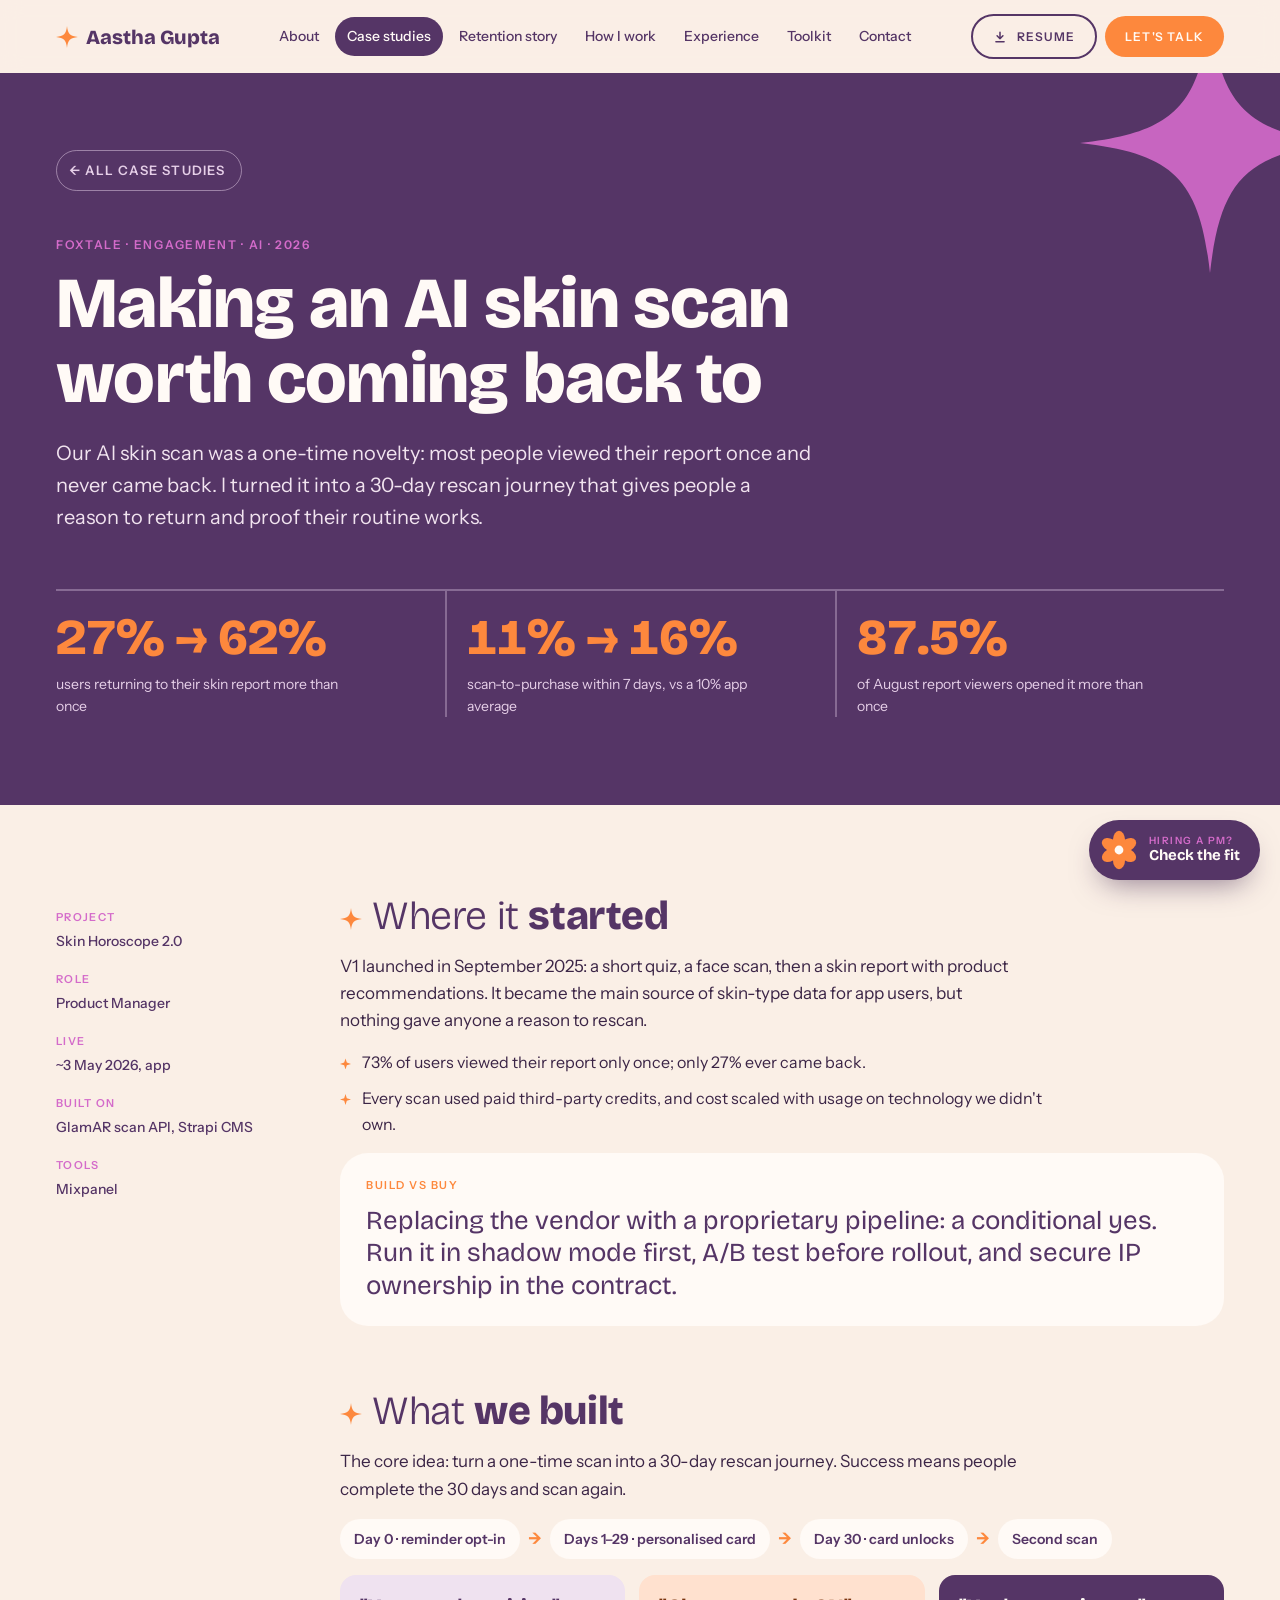
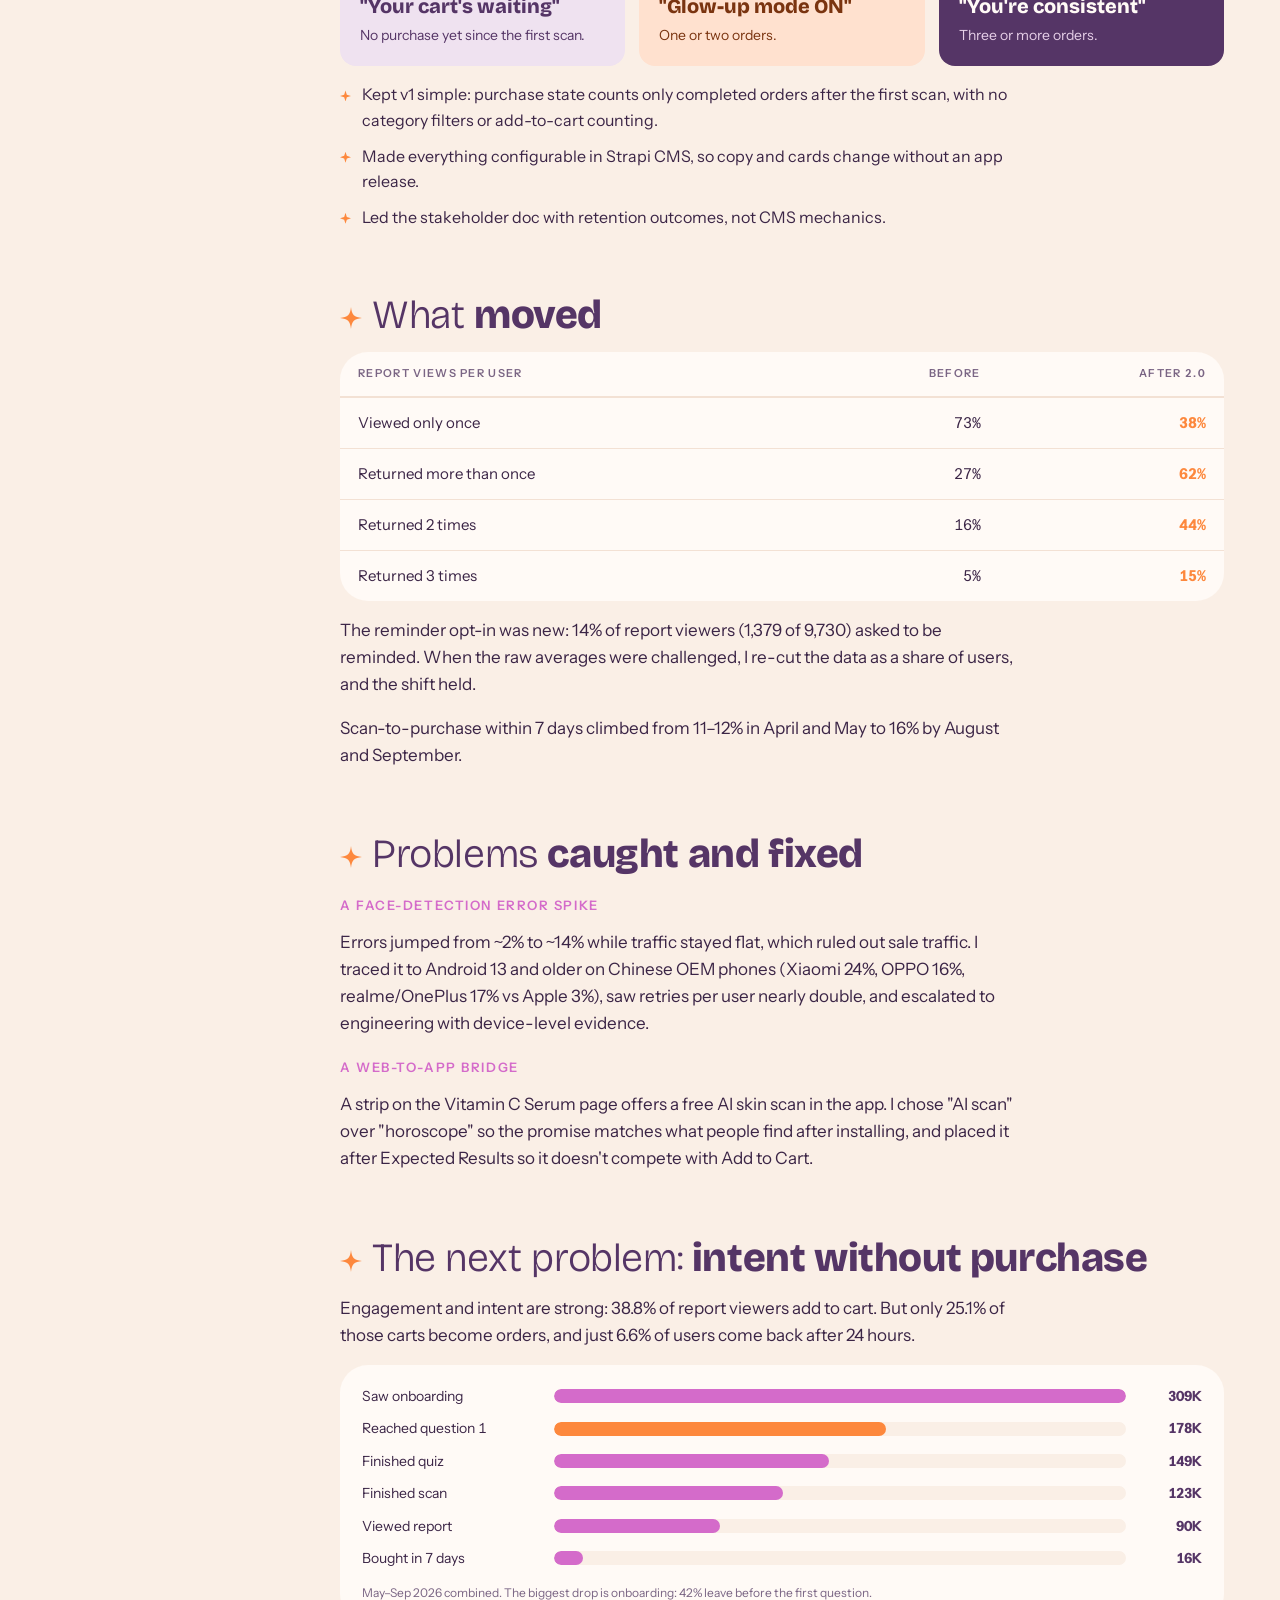
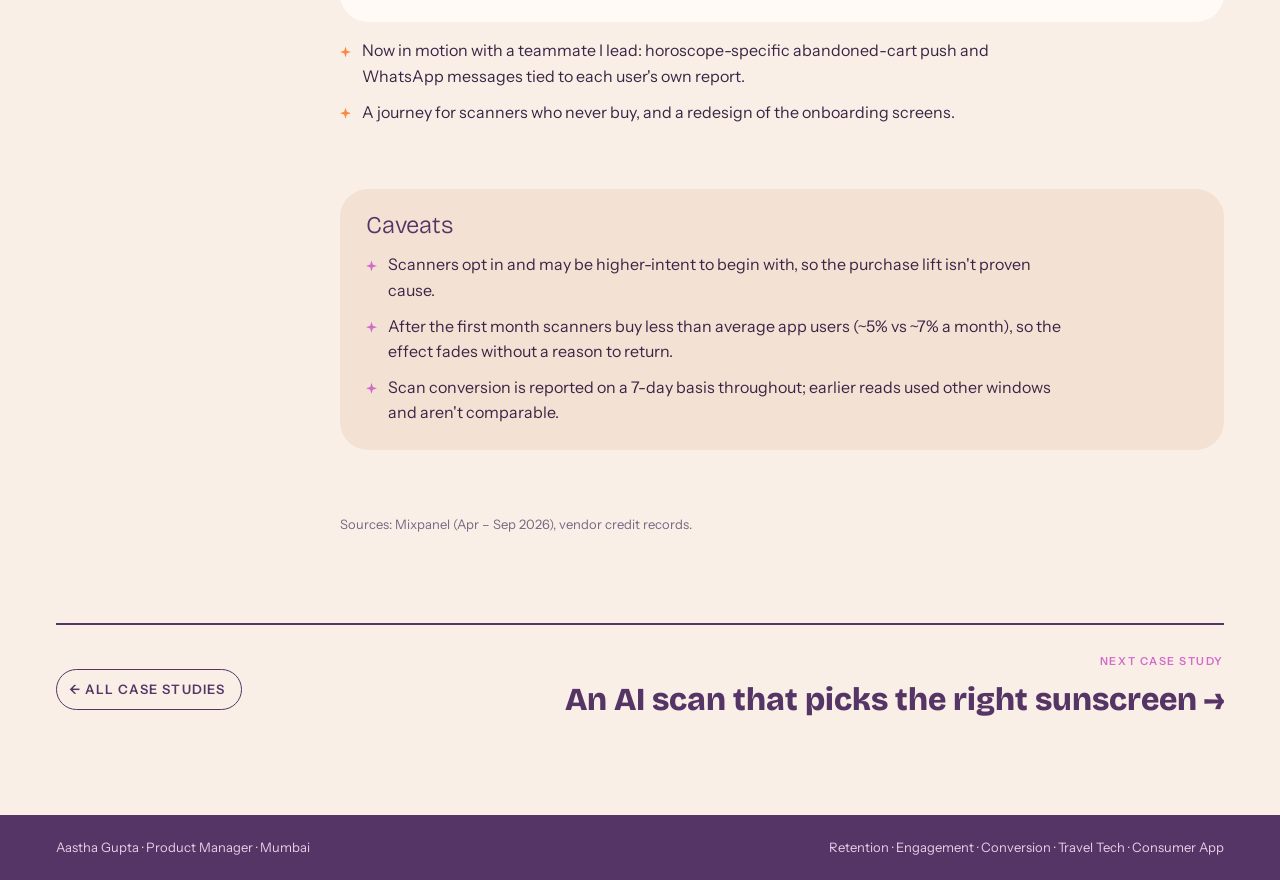
<file: work/ai-skin-scan-journey/index.html>
<!doctype html>
<html lang="en">
<head>
<meta charset="utf-8">
<meta name="viewport" content="width=device-width, initial-scale=1, viewport-fit=cover">
<title>Making an AI skin scan worth coming back to | Case study by Aastha Gupta</title>
<meta name="description" content="Turning a one-time AI skin scan into a 30-day rescan journey: users returning to their report rose from 27% to 62%, and scan-to-purchase from 11% to 16%.">
<link rel="canonical" href="https://aastha2811.github.io/aastha-portfolio/work/ai-skin-scan-journey/">
<meta name="robots" content="index, follow, max-image-preview:large, max-snippet:-1">
<meta name="author" content="Aastha Gupta">
<meta name="theme-color" content="#faefe6">
<meta property="og:type" content="article">
<meta property="og:site_name" content="Aastha Gupta, Product Manager">
<meta property="og:locale" content="en_IN">
<meta property="og:title" content="Making an AI skin scan worth coming back to | Case study by Aastha Gupta">
<meta property="og:description" content="Turning a one-time AI skin scan into a 30-day rescan journey: users returning to their report rose from 27% to 62%, and scan-to-purchase from 11% to 16%.">
<meta property="og:url" content="https://aastha2811.github.io/aastha-portfolio/work/ai-skin-scan-journey/">
<meta property="og:image" content="https://aastha2811.github.io/aastha-portfolio/img/og-aastha-gupta.jpg">
<meta property="og:image:width" content="1200">
<meta property="og:image:height" content="630">
<meta property="og:image:alt" content="Aastha Gupta, Product Manager: retention, engagement, conversion, travel tech, consumer apps">
<meta name="twitter:card" content="summary_large_image">
<meta name="twitter:title" content="Making an AI skin scan worth coming back to | Case study by Aastha Gupta">
<meta name="twitter:description" content="Turning a one-time AI skin scan into a 30-day rescan journey: users returning to their report rose from 27% to 62%, and scan-to-purchase from 11% to 16%.">
<meta name="twitter:image" content="https://aastha2811.github.io/aastha-portfolio/img/og-aastha-gupta.jpg">
<link rel="icon" href="../../favicon.svg" type="image/svg+xml">
<link rel="icon" href="../../favicon-32.png" sizes="32x32" type="image/png">
<link rel="apple-touch-icon" href="../../apple-touch-icon.png">
<link rel="sitemap" type="application/xml" href="../../sitemap.xml">
<link rel="preconnect" href="https://fonts.googleapis.com">
<link rel="preconnect" href="https://fonts.gstatic.com" crossorigin>
<link rel="stylesheet" href="https://fonts.googleapis.com/css2?family=Bricolage+Grotesque:opsz,wght@12..96,300;12..96,400;12..96,800&family=Instrument+Sans:ital,wght@0,400;0,500;0,600;1,400&display=swap">
<link rel="stylesheet" href="../../assets/css/style.css">
<script type="application/ld+json">{"@context":"https://schema.org","@graph":[{"@type":"Article","@id":"https://aastha2811.github.io/aastha-portfolio/work/ai-skin-scan-journey/#article","headline":"Making an AI skin scan worth coming back to","description":"Turning a one-time AI skin scan into a 30-day rescan journey: users returning to their report rose from 27% to 62%, and scan-to-purchase from 11% to 16%.","url":"https://aastha2811.github.io/aastha-portfolio/work/ai-skin-scan-journey/","mainEntityOfPage":"https://aastha2811.github.io/aastha-portfolio/work/ai-skin-scan-journey/","image":"https://aastha2811.github.io/aastha-portfolio/img/og-aastha-gupta.jpg","datePublished":"2026-11-06","dateModified":"2026-11-08","inLanguage":"en","author":{"@id":"https://aastha2811.github.io/aastha-portfolio/#aastha"},"publisher":{"@id":"https://aastha2811.github.io/aastha-portfolio/#aastha"}},{"@type":"BreadcrumbList","itemListElement":[{"@type":"ListItem","position":1,"name":"Aastha Gupta","item":"https://aastha2811.github.io/aastha-portfolio/"},{"@type":"ListItem","position":2,"name":"Case studies","item":"https://aastha2811.github.io/aastha-portfolio/#work"},{"@type":"ListItem","position":3,"name":"Making an AI skin scan worth coming back to","item":"https://aastha2811.github.io/aastha-portfolio/work/ai-skin-scan-journey/"}]},{"@type":"Person","@id":"https://aastha2811.github.io/aastha-portfolio/#aastha","name":"Aastha Gupta","jobTitle":"Product Manager","description":"Product Manager focused on retention, engagement, conversion and AI personalisation for consumer apps, with a background in B2B travel tech.","url":"https://aastha2811.github.io/aastha-portfolio/","image":"https://aastha2811.github.io/aastha-portfolio/img/aastha-gupta-product-manager.jpg","worksFor":{"@type":"Organization","name":"Foxtale"},"alumniOf":[{"@type":"CollegeOrUniversity","name":"Amity University, Noida"},{"@type":"Organization","name":"TravClan"}],"address":{"@type":"PostalAddress","addressLocality":"Mumbai","addressCountry":"IN"},"knowsAbout":["Product management","Retention","User engagement","Conversion rate optimisation","A/B testing","AI personalisation","Consumer apps","Travel technology","Product analytics","User research"],"sameAs":["https://www.linkedin.com/in/aastha-gupta-221953113"]}]}</script>
<script src="../../assets/js/main.js" defer></script>
</head>
<body data-root="../../">
<svg width="0" height="0" style="position:absolute" aria-hidden="true">
  <defs>
    <path id="spark" d="M50 0C54 36 64 46 100 50C64 54 54 64 50 100C46 64 36 54 0 50C36 46 46 36 50 0Z"/>
    <g id="flower">
      <g style="fill:var(--orchid)">
        <ellipse cx="50" cy="24" rx="15" ry="22"/>
        <ellipse cx="50" cy="24" rx="15" ry="22" transform="rotate(60 50 50)"/>
        <ellipse cx="50" cy="24" rx="15" ry="22" transform="rotate(120 50 50)"/>
        <ellipse cx="50" cy="24" rx="15" ry="22" transform="rotate(180 50 50)"/>
        <ellipse cx="50" cy="24" rx="15" ry="22" transform="rotate(240 50 50)"/>
        <ellipse cx="50" cy="24" rx="15" ry="22" transform="rotate(300 50 50)"/>
      </g>
    </g>
    <symbol id="i-bag" viewBox="0 0 24 24"><path d="M5 8h14l-1 12H6z"/><path d="M9 8V6a3 3 0 0 1 6 0v2"/></symbol>
    <symbol id="i-box" viewBox="0 0 24 24"><path d="M3 8l9-4 9 4v8l-9 4-9-4z"/><path d="M3 8l9 4 9-4M12 12v8"/></symbol>
    <symbol id="i-cal" viewBox="0 0 24 24"><rect x="4" y="5" width="16" height="15" rx="2"/><path d="M4 10h16M9 3v4M15 3v4"/></symbol>
    <symbol id="i-check" viewBox="0 0 24 24"><path d="M5 12.5l4.5 4.5L19 7.5"/></symbol>
    <symbol id="i-bell" viewBox="0 0 24 24"><path d="M6 16v-5a6 6 0 0 1 12 0v5l2 2H4z"/><path d="M10 21a2 2 0 0 0 4 0"/></symbol>
    <symbol id="i-lock" viewBox="0 0 24 24"><rect x="5" y="11" width="14" height="9" rx="2"/><path d="M8 11V8a4 4 0 0 1 8 0v3"/></symbol>
    <symbol id="i-spark" viewBox="0 0 24 24"><path d="M12 3l2 6 6 2-6 2-2 6-2-6-6-2 6-2z"/></symbol>
    <symbol id="i-scan" viewBox="0 0 24 24"><path d="M4 8V5a1 1 0 0 1 1-1h3M16 4h3a1 1 0 0 1 1 1v3M20 16v3a1 1 0 0 1-1 1h-3M8 20H5a1 1 0 0 1-1-1v-3"/><circle cx="12" cy="10.5" r="3"/><path d="M8.5 17a4 4 0 0 1 7 0"/></symbol>
    <symbol id="i-sun" viewBox="0 0 24 24"><circle cx="12" cy="12" r="4"/><path d="M12 2v2M12 20v2M2 12h2M20 12h2M4.9 4.9l1.4 1.4M17.7 17.7l1.4 1.4M4.9 19.1l1.4-1.4M17.7 6.3l1.4-1.4"/></symbol>
    <symbol id="i-gift" viewBox="0 0 24 24"><rect x="3" y="8" width="18" height="4" rx="1"/><path d="M5 12v8h14v-8M12 8v12M12 8c-1.5-4-6-4.5-6-1.5S12 8 12 8zm0 0c1.5-4 6-4.5 6-1.5S12 8 12 8z"/></symbol>
    <symbol id="i-clock" viewBox="0 0 24 24"><circle cx="12" cy="12" r="8"/><path d="M12 8v4l3 2"/></symbol>
    <symbol id="i-cart" viewBox="0 0 24 24"><path d="M3 4h2l2.2 11h10.6L20 7H6.2"/><circle cx="9" cy="19.5" r="1.5"/><circle cx="17" cy="19.5" r="1.5"/></symbol>
    <symbol id="i-back" viewBox="0 0 24 24"><path d="M15 6l-6 6 6 6"/></symbol>
    <symbol id="i-mirror" viewBox="0 0 24 24"><ellipse cx="12" cy="10" rx="5" ry="7"/><path d="M12 17v4M8.5 21h7"/></symbol>
    <symbol id="i-tube" viewBox="0 0 24 24"><path d="M9.5 3h5v3l1.5 2.5V21H8V8.5L9.5 6z"/></symbol>
    <symbol id="i-scale" viewBox="0 0 24 24"><path d="M3 17h18M5 17v-3M9 17v-5M13 17V9M17 17V6"/></symbol>
    <symbol id="i-pin" viewBox="0 0 24 24"><path d="M12 21s-6-5.5-6-11a6 6 0 0 1 12 0c0 5.5-6 11-6 11z"/><circle cx="12" cy="10" r="2"/></symbol>
    <g id="flower-o">
      <g style="fill:var(--orange)">
        <ellipse cx="50" cy="24" rx="15" ry="22"/>
        <ellipse cx="50" cy="24" rx="15" ry="22" transform="rotate(60 50 50)"/>
        <ellipse cx="50" cy="24" rx="15" ry="22" transform="rotate(120 50 50)"/>
        <ellipse cx="50" cy="24" rx="15" ry="22" transform="rotate(180 50 50)"/>
        <ellipse cx="50" cy="24" rx="15" ry="22" transform="rotate(240 50 50)"/>
        <ellipse cx="50" cy="24" rx="15" ry="22" transform="rotate(300 50 50)"/>
      </g>
    </g>
  </defs>
</svg>
<a class="skip" href="#main">Skip to content</a>
<header class="topbar" id="topbar">
  <div class="wrap nav">
    <a class="logo" href="../../" aria-label="Aastha Gupta, home">
      <svg viewBox="0 0 100 100" aria-hidden="true"><use href="#spark" style="fill:var(--orange)"/></svg>
      Aastha Gupta
    </a>
    <nav class="secnav" aria-label="Sections">
      <ul id="secnav">
        <li><a href="../../#about" data-sec="about">About</a></li>
        <li><a href="../../#work" data-sec="work" class="active" aria-current="page">Case studies</a></li>
        <li><a href="../../#journey" data-sec="journey">Retention story</a></li>
        <li><a href="../../#how" data-sec="how">How I work</a></li>
        <li><a href="../../#experience" data-sec="experience">Experience</a></li>
        <li><a href="../../#toolkit" data-sec="toolkit">Toolkit</a></li>
        <li><a href="../../#contact" data-sec="contact">Contact</a></li>
      </ul>
    </nav>
    <div class="nav-ctas">
      <a class="btn sm btn-ghost dl-resume" href="../../Aastha_Gupta_Resume.pdf" download target="_blank" rel="noopener" aria-label="Download resume">
        <svg width="14" height="14" viewBox="0 0 24 24" fill="none" stroke="currentColor" stroke-width="2.6" stroke-linecap="round" stroke-linejoin="round" aria-hidden="true"><path d="M12 4v11M7 10l5 5 5-5M5 20h14"/></svg>
        <span>Resume</span>
      </a>
      <a class="btn sm" href="../../#contact">Let's talk</a>
    </div>
  </div>
</header>
<main id="main">
<article class="case" aria-labelledby="sh-title">
  <header class="case-hero">
    <svg viewBox="0 0 100 100" aria-hidden="true"><use href="#spark" style="fill:var(--orchid)"/></svg>
    <div class="wrap">
      <a class="back" href="../../#work">← All case studies</a>
      <span class="eyebrow">Foxtale · Engagement · AI · 2026</span>
      <h1 id="sh-title">Making an AI skin scan worth coming back to</h1>
      <p class="sum">Our AI skin scan was a one-time novelty: most people viewed their report once and never came back. I turned it into a 30-day rescan journey that gives people a reason to return and proof their routine works.</p>
      <div class="kpis">
        <div class="kpi"><div class="n">27% → 62%</div><p>users returning to their skin report more than once</p></div>
        <div class="kpi"><div class="n">11% → 16%</div><p>scan-to-purchase within 7 days, vs a 10% app average</p></div>
        <div class="kpi"><div class="n">87.5%</div><p>of August report viewers opened it more than once</p></div>
      </div>
    </div>
  </header>
  <div class="wrap case-body">
    <div class="case-cols">
      <dl class="facts">
        <div><dt>Project</dt><dd>Skin Horoscope 2.0</dd></div>
        <div><dt>Role</dt><dd>Product Manager</dd></div>
        <div><dt>Live</dt><dd>~3 May 2026, app</dd></div>
        <div><dt>Built on</dt><dd>GlamAR scan API, Strapi CMS</dd></div>
        <div><dt>Tools</dt><dd>Mixpanel</dd></div>
      </dl>
      <div class="prose">
        <section>
          <h2><svg viewBox="0 0 100 100" aria-hidden="true"><use href="#spark" style="fill:var(--orange)"/></svg>Where it <b>started</b></h2>
          <p>V1 launched in September 2025: a short quiz, a face scan, then a skin report with product recommendations. It became the main source of skin-type data for app users, but nothing gave anyone a reason to rescan.</p>
          <ul class="spark">
            <li>73% of users viewed their report only once; only 27% ever came back.</li>
            <li>Every scan used paid third-party credits, and cost scaled with usage on technology we didn't own.</li>
          </ul>
          <div class="callout">
            <span class="k">Build vs buy</span>
            <p>Replacing the vendor with a proprietary pipeline: a conditional yes. Run it in shadow mode first, A/B test before rollout, and secure IP ownership in the contract.</p>
          </div>
        </section>

        <section>
          <h2><svg viewBox="0 0 100 100" aria-hidden="true"><use href="#spark" style="fill:var(--orange)"/></svg>What <b>we built</b></h2>
          <p>The core idea: turn a one-time scan into a 30-day rescan journey. Success means people complete the 30 days and scan again.</p>
          <div class="steps" aria-label="Journey steps">
            <span>Day 0 · reminder opt-in</span><i>→</i><span>Days 1–29 · personalised card</span><i>→</i><span>Day 30 · card unlocks</span><i>→</i><span>Second scan</span>
          </div>
          <div class="tiles">
            <div class="tile t-good"><b>"Your cart's waiting"</b><p>No purchase yet since the first scan.</p></div>
            <div class="tile t-bad"><b>"Glow-up mode ON"</b><p>One or two orders.</p></div>
            <div class="tile t-none"><b>"You're consistent"</b><p>Three or more orders.</p></div>
          </div>
          <ul class="spark">
            <li>Kept v1 simple: purchase state counts only completed orders after the first scan, with no category filters or add-to-cart counting.</li>
            <li>Made everything configurable in Strapi CMS, so copy and cards change without an app release.</li>
            <li>Led the stakeholder doc with retention outcomes, not CMS mechanics.</li>
          </ul>
        </section>

        <section>
          <h2><svg viewBox="0 0 100 100" aria-hidden="true"><use href="#spark" style="fill:var(--orange)"/></svg>What <b>moved</b></h2>
          <div class="tbl-wrap">
            <table>
              <thead><tr><th>Report views per user</th><th class="num">Before</th><th class="num">After 2.0</th></tr></thead>
              <tbody>
                <tr><td>Viewed only once</td><td class="num">73%</td><td class="num win">38%</td></tr>
                <tr><td>Returned more than once</td><td class="num">27%</td><td class="num win">62%</td></tr>
                <tr><td>Returned 2 times</td><td class="num">16%</td><td class="num win">44%</td></tr>
                <tr><td>Returned 3 times</td><td class="num">5%</td><td class="num win">15%</td></tr>
              </tbody>
            </table>
          </div>
          <p>The reminder opt-in was new: 14% of report viewers (1,379 of 9,730) asked to be reminded. When the raw averages were challenged, I re-cut the data as a share of users, and the shift held.</p>
          <p>Scan-to-purchase within 7 days climbed from 11–12% in April and May to 16% by August and September.</p>
        </section>

        <section>
          <h2><svg viewBox="0 0 100 100" aria-hidden="true"><use href="#spark" style="fill:var(--orange)"/></svg>Problems <b>caught and fixed</b></h2>
          <h3>A face-detection error spike</h3>
          <p>Errors jumped from ~2% to ~14% while traffic stayed flat, which ruled out sale traffic. I traced it to Android 13 and older on Chinese OEM phones (Xiaomi 24%, OPPO 16%, realme/OnePlus 17% vs Apple 3%), saw retries per user nearly double, and escalated to engineering with device-level evidence.</p>
          <h3>A web-to-app bridge</h3>
          <p>A strip on the Vitamin C Serum page offers a free AI skin scan in the app. I chose "AI scan" over "horoscope" so the promise matches what people find after installing, and placed it after Expected Results so it doesn't compete with Add to Cart.</p>
        </section>

        <section>
          <h2><svg viewBox="0 0 100 100" aria-hidden="true"><use href="#spark" style="fill:var(--orange)"/></svg>The next problem: <b>intent without purchase</b></h2>
          <p>Engagement and intent are strong: 38.8% of report viewers add to cart. But only 25.1% of those carts become orders, and just 6.6% of users come back after 24 hours.</p>
          <div class="lbars" role="img" aria-label="Scan funnel May to September: 309K saw onboarding, 178K reached question 1, 149K finished the quiz, 123K finished the scan, 90K viewed the report, 16K bought within 7 days">
            <div class="lbar"><span>Saw onboarding</span><div class="track"><div class="fill" style="width:100%"></div></div><span class="v">309K</span></div>
            <div class="lbar hi"><span>Reached question 1</span><div class="track"><div class="fill" style="width:58%"></div></div><span class="v">178K</span></div>
            <div class="lbar"><span>Finished quiz</span><div class="track"><div class="fill" style="width:48%"></div></div><span class="v">149K</span></div>
            <div class="lbar"><span>Finished scan</span><div class="track"><div class="fill" style="width:40%"></div></div><span class="v">123K</span></div>
            <div class="lbar"><span>Viewed report</span><div class="track"><div class="fill" style="width:29%"></div></div><span class="v">90K</span></div>
            <div class="lbar"><span>Bought in 7 days</span><div class="track"><div class="fill" style="width:5%"></div></div><span class="v">16K</span></div>
            <p class="note">May–Sep 2026 combined. The biggest drop is onboarding: 42% leave before the first question.</p>
          </div>
          <ul class="spark">
            <li>Now in motion with a teammate I lead: horoscope-specific abandoned-cart push and WhatsApp messages tied to each user's own report.</li>
            <li>A journey for scanners who never buy, and a redesign of the onboarding screens.</li>
          </ul>
        </section>

        <aside class="caveats">
          <h2>Caveats</h2>
          <ul class="spark">
            <li>Scanners opt in and may be higher-intent to begin with, so the purchase lift isn't proven cause.</li>
            <li>After the first month scanners buy less than average app users (~5% vs ~7% a month), so the effect fades without a reason to return.</li>
            <li>Scan conversion is reported on a 7-day basis throughout; earlier reads used other windows and aren't comparable.</li>
          </ul>
        </aside>
        <p class="src">Sources: Mixpanel (Apr – Sep 2026), vendor credit records.</p>
      </div>
    </div>
    <nav class="next" aria-label="Case study navigation"><a class="back" href="../../#work">← All case studies</a><a class="nx" href="../ai-sunscreen-recommender/"><small>Next case study</small><span>An AI scan that picks the right sunscreen →</span></a></nav>
  </div>
</article>
</main>
<button class="fab" id="fab" type="button" aria-haspopup="dialog" aria-controls="fit-drawer">
  <svg viewBox="0 0 100 100" aria-hidden="true"><use href="#flower-o"/><circle cx="50" cy="50" r="11" style="fill:var(--white)"/></svg>
  <span><small>Hiring a PM?</small>Check the fit</span>
</button>
<div class="scrim" id="fit-scrim" hidden></div>
<aside class="drawer" id="fit-drawer" role="dialog" aria-modal="true" aria-labelledby="fit-title" aria-hidden="true">
  <div class="drawer-head">
    <div>
      <span class="d-eyebrow">For recruiters</span>
      <h2 id="fit-title">Does Aastha <b>fit your role?</b></h2>
    </div>
    <button class="d-close" id="fit-close" type="button" aria-label="Close fit check">
      <svg width="18" height="18" viewBox="0 0 24 24" fill="none" stroke="currentColor" stroke-width="2.6" stroke-linecap="round" aria-hidden="true"><path d="M6 6l12 12M18 6L6 18"/></svg>
    </button>
  </div>
  <div class="drawer-body">
    <p class="lead">Paste your job description. You'll get a fit score, proof from her work for each thing you're asking for, and anything worth asking her about.</p>
    <div class="samples">
      <small>Or try a sample role</small>
      <div role="group" aria-label="Sample job descriptions">
        <button class="chip" id="s-growth" data-s="growth" aria-pressed="true">Growth PM, consumer app</button>
        <button class="chip" id="s-ai" data-s="ai" aria-pressed="false">AI PM</button>
        <button class="chip" id="s-travel" data-s="travel" aria-pressed="false">Senior PM, travel tech</button>
      </div>
    </div>
    <label class="lbl" for="jd">Job description</label>
    <textarea id="jd" spellcheck="false" placeholder="Paste the role's responsibilities and requirements here"></textarea>
    <div class="fit-actions">
      <button class="btn" id="fit-run" type="button">Check the fit</button>
      <span class="fit-note">Runs in your browser. Nothing you paste is sent or saved.</span>
    </div>
    <div class="res" id="fit-res" aria-live="polite">
      <p class="res-empty">Paste a job description and select Check the fit.</p>
    </div>
  </div>
</aside>
<footer>
  <div class="wrap">
    <span>Aastha Gupta · Product Manager · Mumbai</span>
    <span>Retention · Engagement · Conversion · Travel Tech · Consumer App</span>
  </div>
</footer>
</body>
</html>
</file>
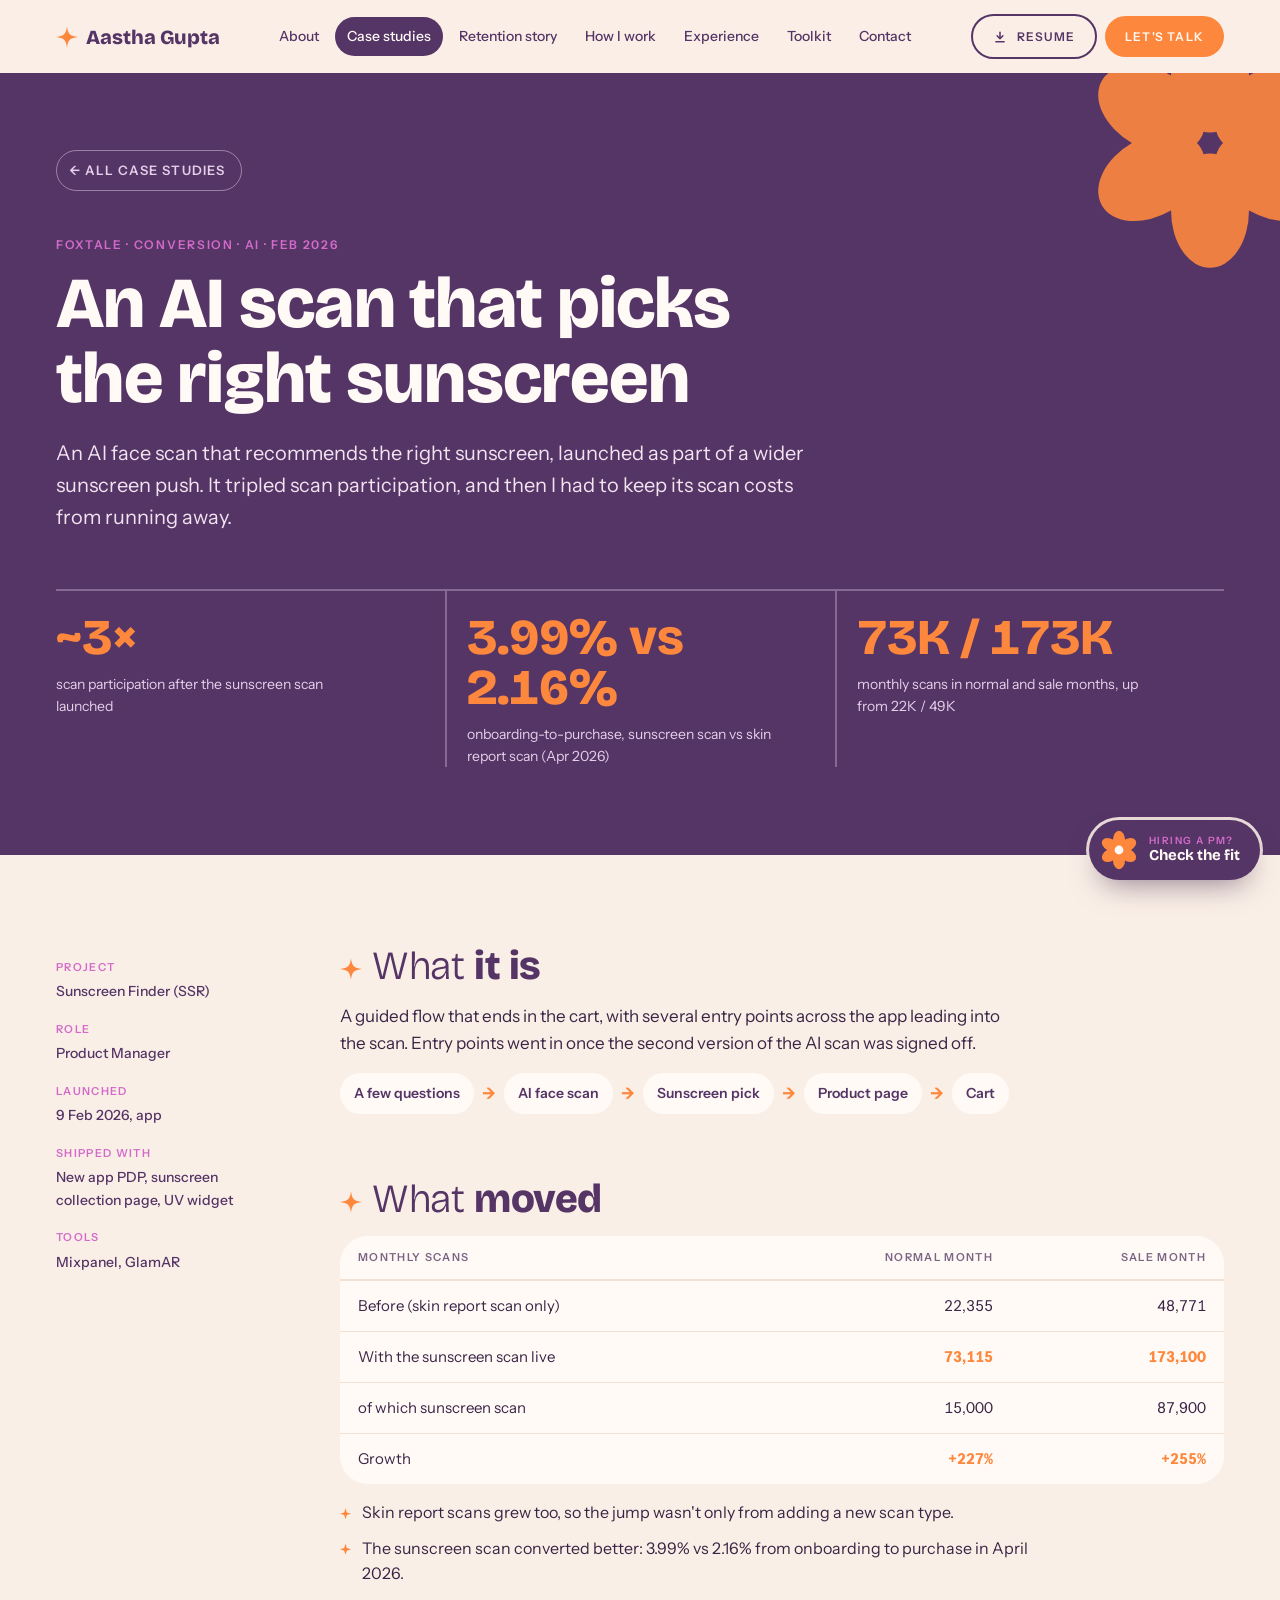
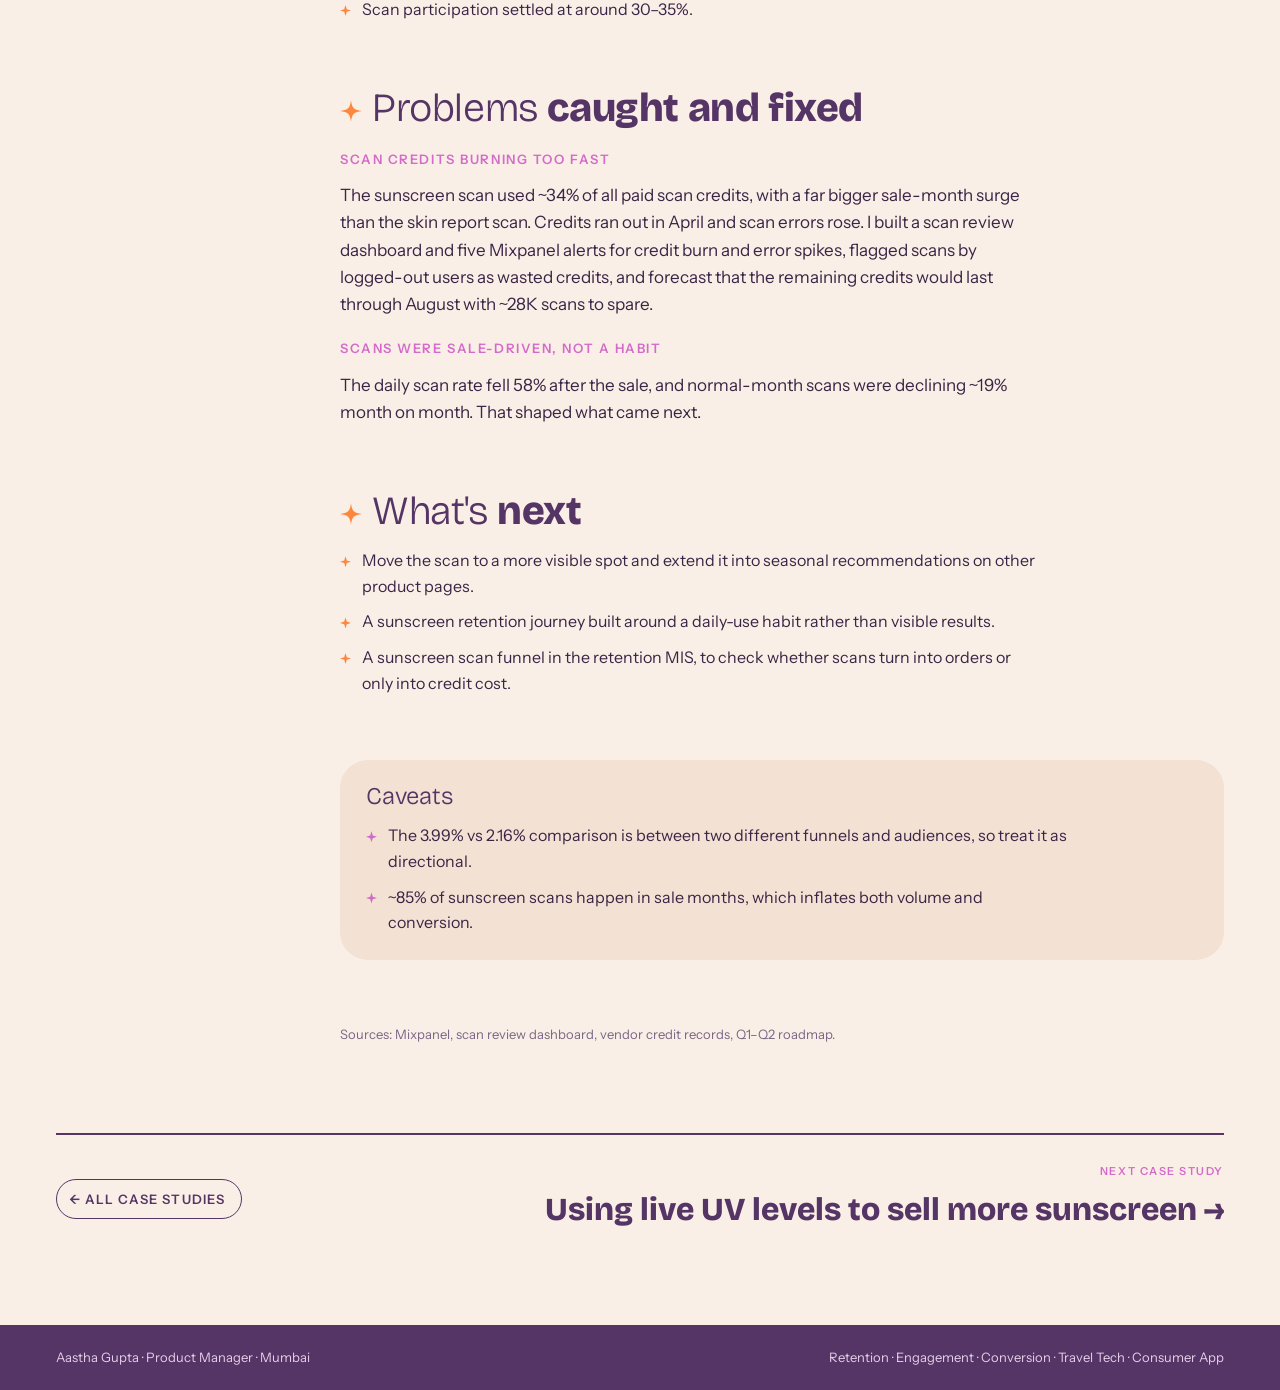
<file: work/ai-sunscreen-recommender/index.html>
<!doctype html>
<html lang="en">
<head>
<meta charset="utf-8">
<meta name="viewport" content="width=device-width, initial-scale=1, viewport-fit=cover">
<title>An AI scan that picks the right sunscreen | Case study by Aastha Gupta</title>
<meta name="description" content="An AI face scan that recommends the right sunscreen. Scan participation tripled and onboarding-to-purchase reached 3.99%, with cost controls to keep it running.">
<link rel="canonical" href="https://aastha2811.github.io/aastha-portfolio/work/ai-sunscreen-recommender/">
<meta name="robots" content="index, follow, max-image-preview:large, max-snippet:-1">
<meta name="author" content="Aastha Gupta">
<meta name="theme-color" content="#faefe6">
<meta property="og:type" content="article">
<meta property="og:site_name" content="Aastha Gupta, Product Manager">
<meta property="og:locale" content="en_IN">
<meta property="og:title" content="An AI scan that picks the right sunscreen | Case study by Aastha Gupta">
<meta property="og:description" content="An AI face scan that recommends the right sunscreen. Scan participation tripled and onboarding-to-purchase reached 3.99%, with cost controls to keep it running.">
<meta property="og:url" content="https://aastha2811.github.io/aastha-portfolio/work/ai-sunscreen-recommender/">
<meta property="og:image" content="https://aastha2811.github.io/aastha-portfolio/img/og-aastha-gupta.jpg">
<meta property="og:image:width" content="1200">
<meta property="og:image:height" content="630">
<meta property="og:image:alt" content="Aastha Gupta, Product Manager: retention, engagement, conversion, travel tech, consumer apps">
<meta name="twitter:card" content="summary_large_image">
<meta name="twitter:title" content="An AI scan that picks the right sunscreen | Case study by Aastha Gupta">
<meta name="twitter:description" content="An AI face scan that recommends the right sunscreen. Scan participation tripled and onboarding-to-purchase reached 3.99%, with cost controls to keep it running.">
<meta name="twitter:image" content="https://aastha2811.github.io/aastha-portfolio/img/og-aastha-gupta.jpg">
<link rel="icon" href="../../favicon.svg" type="image/svg+xml">
<link rel="icon" href="../../favicon-32.png" sizes="32x32" type="image/png">
<link rel="apple-touch-icon" href="../../apple-touch-icon.png">
<link rel="sitemap" type="application/xml" href="../../sitemap.xml">
<link rel="preconnect" href="https://fonts.googleapis.com">
<link rel="preconnect" href="https://fonts.gstatic.com" crossorigin>
<link rel="stylesheet" href="https://fonts.googleapis.com/css2?family=Bricolage+Grotesque:opsz,wght@12..96,300;12..96,400;12..96,800&family=Instrument+Sans:ital,wght@0,400;0,500;0,600;1,400&display=swap">
<link rel="stylesheet" href="../../assets/css/style.css">
<script type="application/ld+json">{"@context":"https://schema.org","@graph":[{"@type":"Article","@id":"https://aastha2811.github.io/aastha-portfolio/work/ai-sunscreen-recommender/#article","headline":"An AI scan that picks the right sunscreen","description":"An AI face scan that recommends the right sunscreen. Scan participation tripled and onboarding-to-purchase reached 3.99%, with cost controls to keep it running.","url":"https://aastha2811.github.io/aastha-portfolio/work/ai-sunscreen-recommender/","mainEntityOfPage":"https://aastha2811.github.io/aastha-portfolio/work/ai-sunscreen-recommender/","image":"https://aastha2811.github.io/aastha-portfolio/img/og-aastha-gupta.jpg","datePublished":"2026-11-06","dateModified":"2026-11-08","inLanguage":"en","author":{"@id":"https://aastha2811.github.io/aastha-portfolio/#aastha"},"publisher":{"@id":"https://aastha2811.github.io/aastha-portfolio/#aastha"}},{"@type":"BreadcrumbList","itemListElement":[{"@type":"ListItem","position":1,"name":"Aastha Gupta","item":"https://aastha2811.github.io/aastha-portfolio/"},{"@type":"ListItem","position":2,"name":"Case studies","item":"https://aastha2811.github.io/aastha-portfolio/#work"},{"@type":"ListItem","position":3,"name":"An AI scan that picks the right sunscreen","item":"https://aastha2811.github.io/aastha-portfolio/work/ai-sunscreen-recommender/"}]},{"@type":"Person","@id":"https://aastha2811.github.io/aastha-portfolio/#aastha","name":"Aastha Gupta","jobTitle":"Product Manager","description":"Product Manager focused on retention, engagement, conversion and AI personalisation for consumer apps, with a background in B2B travel tech.","url":"https://aastha2811.github.io/aastha-portfolio/","image":"https://aastha2811.github.io/aastha-portfolio/img/aastha-gupta-product-manager.jpg","worksFor":{"@type":"Organization","name":"Foxtale"},"alumniOf":[{"@type":"CollegeOrUniversity","name":"Amity University, Noida"},{"@type":"Organization","name":"TravClan"}],"address":{"@type":"PostalAddress","addressLocality":"Mumbai","addressCountry":"IN"},"knowsAbout":["Product management","Retention","User engagement","Conversion rate optimisation","A/B testing","AI personalisation","Consumer apps","Travel technology","Product analytics","User research"],"sameAs":["https://www.linkedin.com/in/aastha-gupta-221953113"]}]}</script>
<script src="../../assets/js/main.js" defer></script>
</head>
<body data-root="../../">
<svg width="0" height="0" style="position:absolute" aria-hidden="true">
  <defs>
    <path id="spark" d="M50 0C54 36 64 46 100 50C64 54 54 64 50 100C46 64 36 54 0 50C36 46 46 36 50 0Z"/>
    <g id="flower">
      <g style="fill:var(--orchid)">
        <ellipse cx="50" cy="24" rx="15" ry="22"/>
        <ellipse cx="50" cy="24" rx="15" ry="22" transform="rotate(60 50 50)"/>
        <ellipse cx="50" cy="24" rx="15" ry="22" transform="rotate(120 50 50)"/>
        <ellipse cx="50" cy="24" rx="15" ry="22" transform="rotate(180 50 50)"/>
        <ellipse cx="50" cy="24" rx="15" ry="22" transform="rotate(240 50 50)"/>
        <ellipse cx="50" cy="24" rx="15" ry="22" transform="rotate(300 50 50)"/>
      </g>
    </g>
    <symbol id="i-bag" viewBox="0 0 24 24"><path d="M5 8h14l-1 12H6z"/><path d="M9 8V6a3 3 0 0 1 6 0v2"/></symbol>
    <symbol id="i-box" viewBox="0 0 24 24"><path d="M3 8l9-4 9 4v8l-9 4-9-4z"/><path d="M3 8l9 4 9-4M12 12v8"/></symbol>
    <symbol id="i-cal" viewBox="0 0 24 24"><rect x="4" y="5" width="16" height="15" rx="2"/><path d="M4 10h16M9 3v4M15 3v4"/></symbol>
    <symbol id="i-check" viewBox="0 0 24 24"><path d="M5 12.5l4.5 4.5L19 7.5"/></symbol>
    <symbol id="i-bell" viewBox="0 0 24 24"><path d="M6 16v-5a6 6 0 0 1 12 0v5l2 2H4z"/><path d="M10 21a2 2 0 0 0 4 0"/></symbol>
    <symbol id="i-lock" viewBox="0 0 24 24"><rect x="5" y="11" width="14" height="9" rx="2"/><path d="M8 11V8a4 4 0 0 1 8 0v3"/></symbol>
    <symbol id="i-spark" viewBox="0 0 24 24"><path d="M12 3l2 6 6 2-6 2-2 6-2-6-6-2 6-2z"/></symbol>
    <symbol id="i-scan" viewBox="0 0 24 24"><path d="M4 8V5a1 1 0 0 1 1-1h3M16 4h3a1 1 0 0 1 1 1v3M20 16v3a1 1 0 0 1-1 1h-3M8 20H5a1 1 0 0 1-1-1v-3"/><circle cx="12" cy="10.5" r="3"/><path d="M8.5 17a4 4 0 0 1 7 0"/></symbol>
    <symbol id="i-sun" viewBox="0 0 24 24"><circle cx="12" cy="12" r="4"/><path d="M12 2v2M12 20v2M2 12h2M20 12h2M4.9 4.9l1.4 1.4M17.7 17.7l1.4 1.4M4.9 19.1l1.4-1.4M17.7 6.3l1.4-1.4"/></symbol>
    <symbol id="i-gift" viewBox="0 0 24 24"><rect x="3" y="8" width="18" height="4" rx="1"/><path d="M5 12v8h14v-8M12 8v12M12 8c-1.5-4-6-4.5-6-1.5S12 8 12 8zm0 0c1.5-4 6-4.5 6-1.5S12 8 12 8z"/></symbol>
    <symbol id="i-clock" viewBox="0 0 24 24"><circle cx="12" cy="12" r="8"/><path d="M12 8v4l3 2"/></symbol>
    <symbol id="i-cart" viewBox="0 0 24 24"><path d="M3 4h2l2.2 11h10.6L20 7H6.2"/><circle cx="9" cy="19.5" r="1.5"/><circle cx="17" cy="19.5" r="1.5"/></symbol>
    <symbol id="i-back" viewBox="0 0 24 24"><path d="M15 6l-6 6 6 6"/></symbol>
    <symbol id="i-mirror" viewBox="0 0 24 24"><ellipse cx="12" cy="10" rx="5" ry="7"/><path d="M12 17v4M8.5 21h7"/></symbol>
    <symbol id="i-tube" viewBox="0 0 24 24"><path d="M9.5 3h5v3l1.5 2.5V21H8V8.5L9.5 6z"/></symbol>
    <symbol id="i-scale" viewBox="0 0 24 24"><path d="M3 17h18M5 17v-3M9 17v-5M13 17V9M17 17V6"/></symbol>
    <symbol id="i-pin" viewBox="0 0 24 24"><path d="M12 21s-6-5.5-6-11a6 6 0 0 1 12 0c0 5.5-6 11-6 11z"/><circle cx="12" cy="10" r="2"/></symbol>
    <g id="flower-o">
      <g style="fill:var(--orange)">
        <ellipse cx="50" cy="24" rx="15" ry="22"/>
        <ellipse cx="50" cy="24" rx="15" ry="22" transform="rotate(60 50 50)"/>
        <ellipse cx="50" cy="24" rx="15" ry="22" transform="rotate(120 50 50)"/>
        <ellipse cx="50" cy="24" rx="15" ry="22" transform="rotate(180 50 50)"/>
        <ellipse cx="50" cy="24" rx="15" ry="22" transform="rotate(240 50 50)"/>
        <ellipse cx="50" cy="24" rx="15" ry="22" transform="rotate(300 50 50)"/>
      </g>
    </g>
  </defs>
</svg>
<a class="skip" href="#main">Skip to content</a>
<header class="topbar" id="topbar">
  <div class="wrap nav">
    <a class="logo" href="../../" aria-label="Aastha Gupta, home">
      <svg viewBox="0 0 100 100" aria-hidden="true"><use href="#spark" style="fill:var(--orange)"/></svg>
      Aastha Gupta
    </a>
    <nav class="secnav" aria-label="Sections">
      <ul id="secnav">
        <li><a href="../../#about" data-sec="about">About</a></li>
        <li><a href="../../#work" data-sec="work" class="active" aria-current="page">Case studies</a></li>
        <li><a href="../../#journey" data-sec="journey">Retention story</a></li>
        <li><a href="../../#how" data-sec="how">How I work</a></li>
        <li><a href="../../#experience" data-sec="experience">Experience</a></li>
        <li><a href="../../#toolkit" data-sec="toolkit">Toolkit</a></li>
        <li><a href="../../#contact" data-sec="contact">Contact</a></li>
      </ul>
    </nav>
    <div class="nav-ctas">
      <a class="btn sm btn-ghost dl-resume" href="../../Aastha_Gupta_Resume.pdf" download target="_blank" rel="noopener" aria-label="Download resume">
        <svg width="14" height="14" viewBox="0 0 24 24" fill="none" stroke="currentColor" stroke-width="2.6" stroke-linecap="round" stroke-linejoin="round" aria-hidden="true"><path d="M12 4v11M7 10l5 5 5-5M5 20h14"/></svg>
        <span>Resume</span>
      </a>
      <a class="btn sm" href="../../#contact">Let's talk</a>
    </div>
  </div>
</header>
<main id="main">
<article class="case" aria-labelledby="ssr-title">
  <header class="case-hero">
    <svg viewBox="0 0 100 100" aria-hidden="true"><use href="#flower-o"/></svg>
    <div class="wrap">
      <a class="back" href="../../#work">← All case studies</a>
      <span class="eyebrow">Foxtale · Conversion · AI · Feb 2026</span>
      <h1 id="ssr-title">An AI scan that picks the right sunscreen</h1>
      <p class="sum">An AI face scan that recommends the right sunscreen, launched as part of a wider sunscreen push. It tripled scan participation, and then I had to keep its scan costs from running away.</p>
      <div class="kpis">
        <div class="kpi"><div class="n">~3×</div><p>scan participation after the sunscreen scan launched</p></div>
        <div class="kpi"><div class="n">3.99% vs 2.16%</div><p>onboarding-to-purchase, sunscreen scan vs skin report scan (Apr 2026)</p></div>
        <div class="kpi"><div class="n">73K / 173K</div><p>monthly scans in normal and sale months, up from 22K / 49K</p></div>
      </div>
    </div>
  </header>
  <div class="wrap case-body">
    <div class="case-cols">
      <dl class="facts">
        <div><dt>Project</dt><dd>Sunscreen Finder (SSR)</dd></div>
        <div><dt>Role</dt><dd>Product Manager</dd></div>
        <div><dt>Launched</dt><dd>9 Feb 2026, app</dd></div>
        <div><dt>Shipped with</dt><dd>New app PDP, sunscreen collection page, UV widget</dd></div>
        <div><dt>Tools</dt><dd>Mixpanel, GlamAR</dd></div>
      </dl>
      <div class="prose">
        <section>
          <h2><svg viewBox="0 0 100 100" aria-hidden="true"><use href="#spark" style="fill:var(--orange)"/></svg>What <b>it is</b></h2>
          <p>A guided flow that ends in the cart, with several entry points across the app leading into the scan. Entry points went in once the second version of the AI scan was signed off.</p>
          <div class="steps" aria-label="Flow">
            <span>A few questions</span><i>→</i><span>AI face scan</span><i>→</i><span>Sunscreen pick</span><i>→</i><span>Product page</span><i>→</i><span>Cart</span>
          </div>
        </section>

        <section>
          <h2><svg viewBox="0 0 100 100" aria-hidden="true"><use href="#spark" style="fill:var(--orange)"/></svg>What <b>moved</b></h2>
          <div class="tbl-wrap">
            <table>
              <thead><tr><th>Monthly scans</th><th class="num">Normal month</th><th class="num">Sale month</th></tr></thead>
              <tbody>
                <tr><td>Before (skin report scan only)</td><td class="num">22,355</td><td class="num">48,771</td></tr>
                <tr><td>With the sunscreen scan live</td><td class="num win">73,115</td><td class="num win">173,100</td></tr>
                <tr><td>of which sunscreen scan</td><td class="num">15,000</td><td class="num">87,900</td></tr>
                <tr><td>Growth</td><td class="num win">+227%</td><td class="num win">+255%</td></tr>
              </tbody>
            </table>
          </div>
          <ul class="spark">
            <li>Skin report scans grew too, so the jump wasn't only from adding a new scan type.</li>
            <li>The sunscreen scan converted better: 3.99% vs 2.16% from onboarding to purchase in April 2026.</li>
            <li>Scan participation settled at around 30–35%.</li>
          </ul>
        </section>

        <section>
          <h2><svg viewBox="0 0 100 100" aria-hidden="true"><use href="#spark" style="fill:var(--orange)"/></svg>Problems <b>caught and fixed</b></h2>
          <h3>Scan credits burning too fast</h3>
          <p>The sunscreen scan used ~34% of all paid scan credits, with a far bigger sale-month surge than the skin report scan. Credits ran out in April and scan errors rose. I built a scan review dashboard and five Mixpanel alerts for credit burn and error spikes, flagged scans by logged-out users as wasted credits, and forecast that the remaining credits would last through August with ~28K scans to spare.</p>
          <h3>Scans were sale-driven, not a habit</h3>
          <p>The daily scan rate fell 58% after the sale, and normal-month scans were declining ~19% month on month. That shaped what came next.</p>
        </section>

        <section>
          <h2><svg viewBox="0 0 100 100" aria-hidden="true"><use href="#spark" style="fill:var(--orange)"/></svg>What's <b>next</b></h2>
          <ul class="spark">
            <li>Move the scan to a more visible spot and extend it into seasonal recommendations on other product pages.</li>
            <li>A sunscreen retention journey built around a daily-use habit rather than visible results.</li>
            <li>A sunscreen scan funnel in the retention MIS, to check whether scans turn into orders or only into credit cost.</li>
          </ul>
        </section>

        <aside class="caveats">
          <h2>Caveats</h2>
          <ul class="spark">
            <li>The 3.99% vs 2.16% comparison is between two different funnels and audiences, so treat it as directional.</li>
            <li>~85% of sunscreen scans happen in sale months, which inflates both volume and conversion.</li>
          </ul>
        </aside>
        <p class="src">Sources: Mixpanel, scan review dashboard, vendor credit records, Q1–Q2 roadmap.</p>
      </div>
    </div>
    <nav class="next" aria-label="Case study navigation"><a class="back" href="../../#work">← All case studies</a><a class="nx" href="../uv-index-widget/"><small>Next case study</small><span>Using live UV levels to sell more sunscreen →</span></a></nav>
  </div>
</article>
</main>
<button class="fab" id="fab" type="button" aria-haspopup="dialog" aria-controls="fit-drawer">
  <svg viewBox="0 0 100 100" aria-hidden="true"><use href="#flower-o"/><circle cx="50" cy="50" r="11" style="fill:var(--white)"/></svg>
  <span><small>Hiring a PM?</small>Check the fit</span>
</button>
<div class="scrim" id="fit-scrim" hidden></div>
<aside class="drawer" id="fit-drawer" role="dialog" aria-modal="true" aria-labelledby="fit-title" aria-hidden="true">
  <div class="drawer-head">
    <div>
      <span class="d-eyebrow">For recruiters</span>
      <h2 id="fit-title">Does Aastha <b>fit your role?</b></h2>
    </div>
    <button class="d-close" id="fit-close" type="button" aria-label="Close fit check">
      <svg width="18" height="18" viewBox="0 0 24 24" fill="none" stroke="currentColor" stroke-width="2.6" stroke-linecap="round" aria-hidden="true"><path d="M6 6l12 12M18 6L6 18"/></svg>
    </button>
  </div>
  <div class="drawer-body">
    <p class="lead">Paste your job description. You'll get a fit score, proof from her work for each thing you're asking for, and anything worth asking her about.</p>
    <div class="samples">
      <small>Or try a sample role</small>
      <div role="group" aria-label="Sample job descriptions">
        <button class="chip" id="s-growth" data-s="growth" aria-pressed="true">Growth PM, consumer app</button>
        <button class="chip" id="s-ai" data-s="ai" aria-pressed="false">AI PM</button>
        <button class="chip" id="s-travel" data-s="travel" aria-pressed="false">Senior PM, travel tech</button>
      </div>
    </div>
    <label class="lbl" for="jd">Job description</label>
    <textarea id="jd" spellcheck="false" placeholder="Paste the role's responsibilities and requirements here"></textarea>
    <div class="fit-actions">
      <button class="btn" id="fit-run" type="button">Check the fit</button>
      <span class="fit-note">Runs in your browser. Nothing you paste is sent or saved.</span>
    </div>
    <div class="res" id="fit-res" aria-live="polite">
      <p class="res-empty">Paste a job description and select Check the fit.</p>
    </div>
  </div>
</aside>
<footer>
  <div class="wrap">
    <span>Aastha Gupta · Product Manager · Mumbai</span>
    <span>Retention · Engagement · Conversion · Travel Tech · Consumer App</span>
  </div>
</footer>
</body>
</html>
</file>
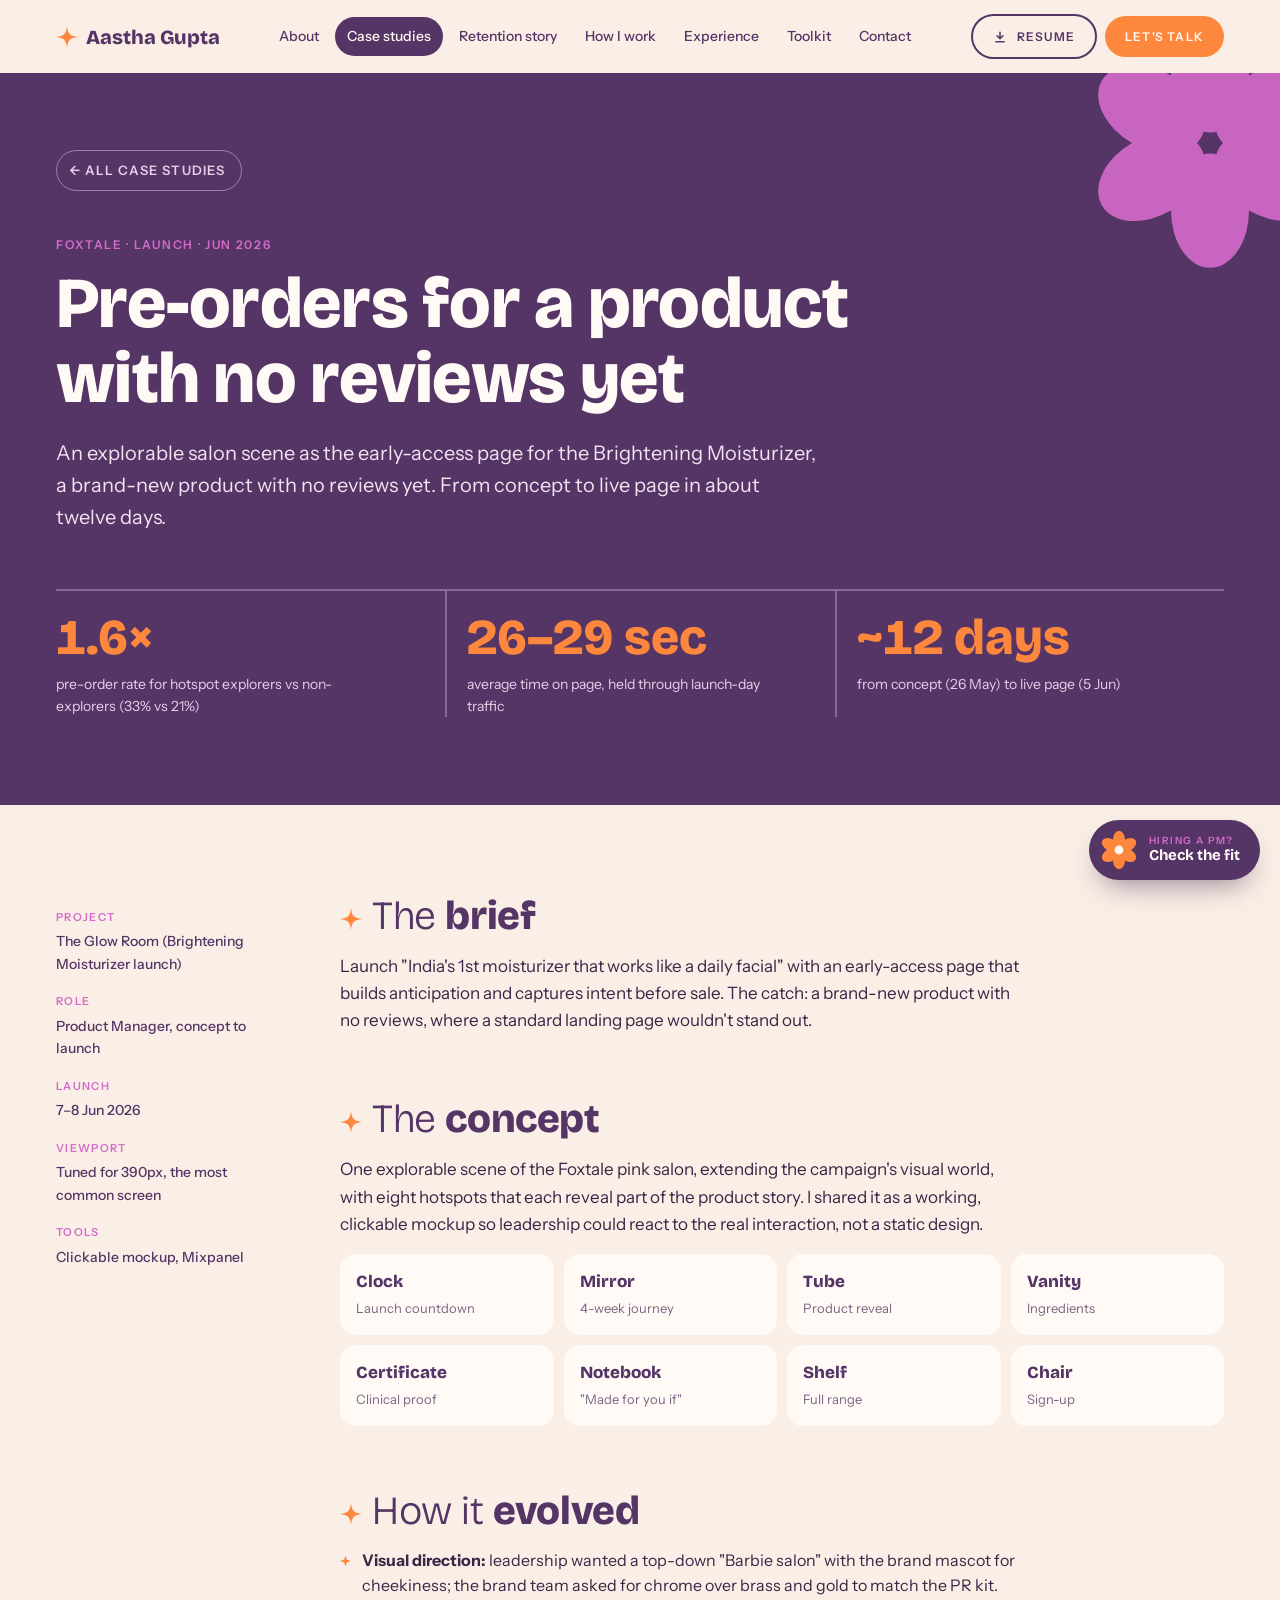
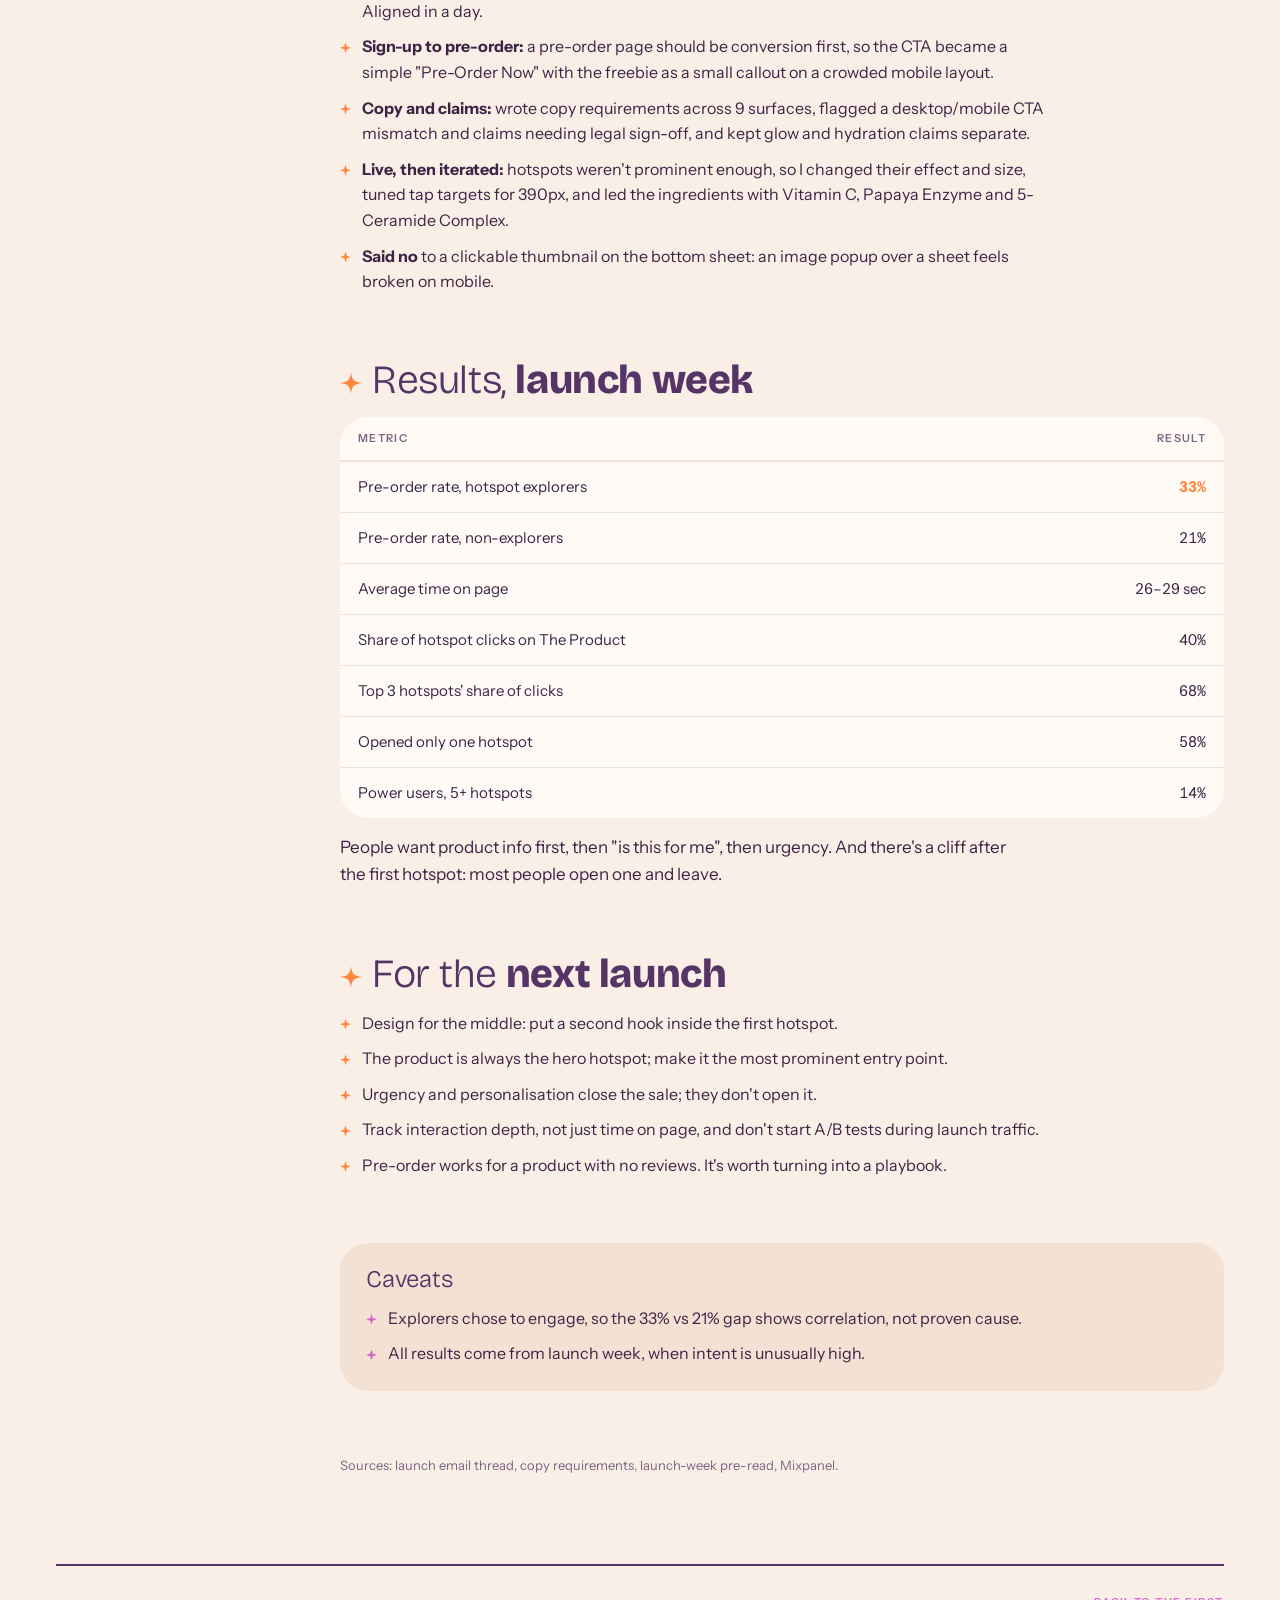
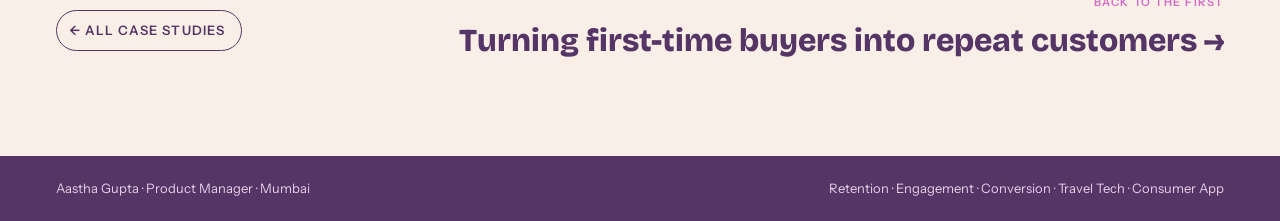
<file: work/pre-order-launch-page/index.html>
<!doctype html>
<html lang="en">
<head>
<meta charset="utf-8">
<meta name="viewport" content="width=device-width, initial-scale=1, viewport-fit=cover">
<title>Pre-orders for a product with no reviews yet | Case study by Aastha Gupta</title>
<meta name="description" content="An explorable salon-scene pre-order page for a new moisturiser, built in about 12 days. Visitors who explored it were 1.6x more likely to pre-order.">
<link rel="canonical" href="https://aastha2811.github.io/aastha-portfolio/work/pre-order-launch-page/">
<meta name="robots" content="index, follow, max-image-preview:large, max-snippet:-1">
<meta name="author" content="Aastha Gupta">
<meta name="theme-color" content="#faefe6">
<meta property="og:type" content="article">
<meta property="og:site_name" content="Aastha Gupta, Product Manager">
<meta property="og:locale" content="en_IN">
<meta property="og:title" content="Pre-orders for a product with no reviews yet | Case study by Aastha Gupta">
<meta property="og:description" content="An explorable salon-scene pre-order page for a new moisturiser, built in about 12 days. Visitors who explored it were 1.6x more likely to pre-order.">
<meta property="og:url" content="https://aastha2811.github.io/aastha-portfolio/work/pre-order-launch-page/">
<meta property="og:image" content="https://aastha2811.github.io/aastha-portfolio/img/og-aastha-gupta.jpg">
<meta property="og:image:width" content="1200">
<meta property="og:image:height" content="630">
<meta property="og:image:alt" content="Aastha Gupta, Product Manager: retention, engagement, conversion, travel tech, consumer apps">
<meta name="twitter:card" content="summary_large_image">
<meta name="twitter:title" content="Pre-orders for a product with no reviews yet | Case study by Aastha Gupta">
<meta name="twitter:description" content="An explorable salon-scene pre-order page for a new moisturiser, built in about 12 days. Visitors who explored it were 1.6x more likely to pre-order.">
<meta name="twitter:image" content="https://aastha2811.github.io/aastha-portfolio/img/og-aastha-gupta.jpg">
<link rel="icon" href="../../favicon.svg" type="image/svg+xml">
<link rel="icon" href="../../favicon-32.png" sizes="32x32" type="image/png">
<link rel="apple-touch-icon" href="../../apple-touch-icon.png">
<link rel="sitemap" type="application/xml" href="../../sitemap.xml">
<link rel="preconnect" href="https://fonts.googleapis.com">
<link rel="preconnect" href="https://fonts.gstatic.com" crossorigin>
<link rel="stylesheet" href="https://fonts.googleapis.com/css2?family=Bricolage+Grotesque:opsz,wght@12..96,300;12..96,400;12..96,800&family=Instrument+Sans:ital,wght@0,400;0,500;0,600;1,400&display=swap">
<link rel="stylesheet" href="../../assets/css/style.css">
<script type="application/ld+json">{"@context":"https://schema.org","@graph":[{"@type":"Article","@id":"https://aastha2811.github.io/aastha-portfolio/work/pre-order-launch-page/#article","headline":"Pre-orders for a product with no reviews yet","description":"An explorable salon-scene pre-order page for a new moisturiser, built in about 12 days. Visitors who explored it were 1.6x more likely to pre-order.","url":"https://aastha2811.github.io/aastha-portfolio/work/pre-order-launch-page/","mainEntityOfPage":"https://aastha2811.github.io/aastha-portfolio/work/pre-order-launch-page/","image":"https://aastha2811.github.io/aastha-portfolio/img/og-aastha-gupta.jpg","datePublished":"2026-11-06","dateModified":"2026-11-08","inLanguage":"en","author":{"@id":"https://aastha2811.github.io/aastha-portfolio/#aastha"},"publisher":{"@id":"https://aastha2811.github.io/aastha-portfolio/#aastha"}},{"@type":"BreadcrumbList","itemListElement":[{"@type":"ListItem","position":1,"name":"Aastha Gupta","item":"https://aastha2811.github.io/aastha-portfolio/"},{"@type":"ListItem","position":2,"name":"Case studies","item":"https://aastha2811.github.io/aastha-portfolio/#work"},{"@type":"ListItem","position":3,"name":"Pre-orders for a product with no reviews yet","item":"https://aastha2811.github.io/aastha-portfolio/work/pre-order-launch-page/"}]},{"@type":"Person","@id":"https://aastha2811.github.io/aastha-portfolio/#aastha","name":"Aastha Gupta","jobTitle":"Product Manager","description":"Product Manager focused on retention, engagement, conversion and AI personalisation for consumer apps, with a background in B2B travel tech.","url":"https://aastha2811.github.io/aastha-portfolio/","image":"https://aastha2811.github.io/aastha-portfolio/img/aastha-gupta-product-manager.jpg","worksFor":{"@type":"Organization","name":"Foxtale"},"alumniOf":[{"@type":"CollegeOrUniversity","name":"Amity University, Noida"},{"@type":"Organization","name":"TravClan"}],"address":{"@type":"PostalAddress","addressLocality":"Mumbai","addressCountry":"IN"},"knowsAbout":["Product management","Retention","User engagement","Conversion rate optimisation","A/B testing","AI personalisation","Consumer apps","Travel technology","Product analytics","User research"],"sameAs":["https://www.linkedin.com/in/aastha-gupta-221953113"]}]}</script>
<script src="../../assets/js/main.js" defer></script>
</head>
<body data-root="../../">
<svg width="0" height="0" style="position:absolute" aria-hidden="true">
  <defs>
    <path id="spark" d="M50 0C54 36 64 46 100 50C64 54 54 64 50 100C46 64 36 54 0 50C36 46 46 36 50 0Z"/>
    <g id="flower">
      <g style="fill:var(--orchid)">
        <ellipse cx="50" cy="24" rx="15" ry="22"/>
        <ellipse cx="50" cy="24" rx="15" ry="22" transform="rotate(60 50 50)"/>
        <ellipse cx="50" cy="24" rx="15" ry="22" transform="rotate(120 50 50)"/>
        <ellipse cx="50" cy="24" rx="15" ry="22" transform="rotate(180 50 50)"/>
        <ellipse cx="50" cy="24" rx="15" ry="22" transform="rotate(240 50 50)"/>
        <ellipse cx="50" cy="24" rx="15" ry="22" transform="rotate(300 50 50)"/>
      </g>
    </g>
    <symbol id="i-bag" viewBox="0 0 24 24"><path d="M5 8h14l-1 12H6z"/><path d="M9 8V6a3 3 0 0 1 6 0v2"/></symbol>
    <symbol id="i-box" viewBox="0 0 24 24"><path d="M3 8l9-4 9 4v8l-9 4-9-4z"/><path d="M3 8l9 4 9-4M12 12v8"/></symbol>
    <symbol id="i-cal" viewBox="0 0 24 24"><rect x="4" y="5" width="16" height="15" rx="2"/><path d="M4 10h16M9 3v4M15 3v4"/></symbol>
    <symbol id="i-check" viewBox="0 0 24 24"><path d="M5 12.5l4.5 4.5L19 7.5"/></symbol>
    <symbol id="i-bell" viewBox="0 0 24 24"><path d="M6 16v-5a6 6 0 0 1 12 0v5l2 2H4z"/><path d="M10 21a2 2 0 0 0 4 0"/></symbol>
    <symbol id="i-lock" viewBox="0 0 24 24"><rect x="5" y="11" width="14" height="9" rx="2"/><path d="M8 11V8a4 4 0 0 1 8 0v3"/></symbol>
    <symbol id="i-spark" viewBox="0 0 24 24"><path d="M12 3l2 6 6 2-6 2-2 6-2-6-6-2 6-2z"/></symbol>
    <symbol id="i-scan" viewBox="0 0 24 24"><path d="M4 8V5a1 1 0 0 1 1-1h3M16 4h3a1 1 0 0 1 1 1v3M20 16v3a1 1 0 0 1-1 1h-3M8 20H5a1 1 0 0 1-1-1v-3"/><circle cx="12" cy="10.5" r="3"/><path d="M8.5 17a4 4 0 0 1 7 0"/></symbol>
    <symbol id="i-sun" viewBox="0 0 24 24"><circle cx="12" cy="12" r="4"/><path d="M12 2v2M12 20v2M2 12h2M20 12h2M4.9 4.9l1.4 1.4M17.7 17.7l1.4 1.4M4.9 19.1l1.4-1.4M17.7 6.3l1.4-1.4"/></symbol>
    <symbol id="i-gift" viewBox="0 0 24 24"><rect x="3" y="8" width="18" height="4" rx="1"/><path d="M5 12v8h14v-8M12 8v12M12 8c-1.5-4-6-4.5-6-1.5S12 8 12 8zm0 0c1.5-4 6-4.5 6-1.5S12 8 12 8z"/></symbol>
    <symbol id="i-clock" viewBox="0 0 24 24"><circle cx="12" cy="12" r="8"/><path d="M12 8v4l3 2"/></symbol>
    <symbol id="i-cart" viewBox="0 0 24 24"><path d="M3 4h2l2.2 11h10.6L20 7H6.2"/><circle cx="9" cy="19.5" r="1.5"/><circle cx="17" cy="19.5" r="1.5"/></symbol>
    <symbol id="i-back" viewBox="0 0 24 24"><path d="M15 6l-6 6 6 6"/></symbol>
    <symbol id="i-mirror" viewBox="0 0 24 24"><ellipse cx="12" cy="10" rx="5" ry="7"/><path d="M12 17v4M8.5 21h7"/></symbol>
    <symbol id="i-tube" viewBox="0 0 24 24"><path d="M9.5 3h5v3l1.5 2.5V21H8V8.5L9.5 6z"/></symbol>
    <symbol id="i-scale" viewBox="0 0 24 24"><path d="M3 17h18M5 17v-3M9 17v-5M13 17V9M17 17V6"/></symbol>
    <symbol id="i-pin" viewBox="0 0 24 24"><path d="M12 21s-6-5.5-6-11a6 6 0 0 1 12 0c0 5.5-6 11-6 11z"/><circle cx="12" cy="10" r="2"/></symbol>
    <g id="flower-o">
      <g style="fill:var(--orange)">
        <ellipse cx="50" cy="24" rx="15" ry="22"/>
        <ellipse cx="50" cy="24" rx="15" ry="22" transform="rotate(60 50 50)"/>
        <ellipse cx="50" cy="24" rx="15" ry="22" transform="rotate(120 50 50)"/>
        <ellipse cx="50" cy="24" rx="15" ry="22" transform="rotate(180 50 50)"/>
        <ellipse cx="50" cy="24" rx="15" ry="22" transform="rotate(240 50 50)"/>
        <ellipse cx="50" cy="24" rx="15" ry="22" transform="rotate(300 50 50)"/>
      </g>
    </g>
  </defs>
</svg>
<a class="skip" href="#main">Skip to content</a>
<header class="topbar" id="topbar">
  <div class="wrap nav">
    <a class="logo" href="../../" aria-label="Aastha Gupta, home">
      <svg viewBox="0 0 100 100" aria-hidden="true"><use href="#spark" style="fill:var(--orange)"/></svg>
      Aastha Gupta
    </a>
    <nav class="secnav" aria-label="Sections">
      <ul id="secnav">
        <li><a href="../../#about" data-sec="about">About</a></li>
        <li><a href="../../#work" data-sec="work" class="active" aria-current="page">Case studies</a></li>
        <li><a href="../../#journey" data-sec="journey">Retention story</a></li>
        <li><a href="../../#how" data-sec="how">How I work</a></li>
        <li><a href="../../#experience" data-sec="experience">Experience</a></li>
        <li><a href="../../#toolkit" data-sec="toolkit">Toolkit</a></li>
        <li><a href="../../#contact" data-sec="contact">Contact</a></li>
      </ul>
    </nav>
    <div class="nav-ctas">
      <a class="btn sm btn-ghost dl-resume" href="../../Aastha_Gupta_Resume.pdf" download target="_blank" rel="noopener" aria-label="Download resume">
        <svg width="14" height="14" viewBox="0 0 24 24" fill="none" stroke="currentColor" stroke-width="2.6" stroke-linecap="round" stroke-linejoin="round" aria-hidden="true"><path d="M12 4v11M7 10l5 5 5-5M5 20h14"/></svg>
        <span>Resume</span>
      </a>
      <a class="btn sm" href="../../#contact">Let's talk</a>
    </div>
  </div>
</header>
<main id="main">
<article class="case" aria-labelledby="gr-title">
  <header class="case-hero">
    <svg viewBox="0 0 100 100" aria-hidden="true"><use href="#flower"/></svg>
    <div class="wrap">
      <a class="back" href="../../#work">← All case studies</a>
      <span class="eyebrow">Foxtale · Launch · Jun 2026</span>
      <h1 id="gr-title">Pre-orders for a product with no reviews yet</h1>
      <p class="sum">An explorable salon scene as the early-access page for the Brightening Moisturizer, a brand-new product with no reviews yet. From concept to live page in about twelve days.</p>
      <div class="kpis">
        <div class="kpi"><div class="n">1.6×</div><p>pre-order rate for hotspot explorers vs non-explorers (33% vs 21%)</p></div>
        <div class="kpi"><div class="n">26–29 sec</div><p>average time on page, held through launch-day traffic</p></div>
        <div class="kpi"><div class="n">~12 days</div><p>from concept (26 May) to live page (5 Jun)</p></div>
      </div>
    </div>
  </header>
  <div class="wrap case-body">
    <div class="case-cols">
      <dl class="facts">
        <div><dt>Project</dt><dd>The Glow Room (Brightening Moisturizer launch)</dd></div>
        <div><dt>Role</dt><dd>Product Manager, concept to launch</dd></div>
        <div><dt>Launch</dt><dd>7–8 Jun 2026</dd></div>
        <div><dt>Viewport</dt><dd>Tuned for 390px, the most common screen</dd></div>
        <div><dt>Tools</dt><dd>Clickable mockup, Mixpanel</dd></div>
      </dl>
      <div class="prose">
        <section>
          <h2><svg viewBox="0 0 100 100" aria-hidden="true"><use href="#spark" style="fill:var(--orange)"/></svg>The <b>brief</b></h2>
          <p>Launch "India's 1st moisturizer that works like a daily facial" with an early-access page that builds anticipation and captures intent before sale. The catch: a brand-new product with no reviews, where a standard landing page wouldn't stand out.</p>
        </section>

        <section>
          <h2><svg viewBox="0 0 100 100" aria-hidden="true"><use href="#spark" style="fill:var(--orange)"/></svg>The <b>concept</b></h2>
          <p>One explorable scene of the Foxtale pink salon, extending the campaign's visual world, with eight hotspots that each reveal part of the product story. I shared it as a working, clickable mockup so leadership could react to the real interaction, not a static design.</p>
          <div class="hotspots">
            <div><b>Clock</b><span>Launch countdown</span></div>
            <div><b>Mirror</b><span>4-week journey</span></div>
            <div><b>Tube</b><span>Product reveal</span></div>
            <div><b>Vanity</b><span>Ingredients</span></div>
            <div><b>Certificate</b><span>Clinical proof</span></div>
            <div><b>Notebook</b><span>"Made for you if"</span></div>
            <div><b>Shelf</b><span>Full range</span></div>
            <div><b>Chair</b><span>Sign-up</span></div>
          </div>
        </section>

        <section>
          <h2><svg viewBox="0 0 100 100" aria-hidden="true"><use href="#spark" style="fill:var(--orange)"/></svg>How it <b>evolved</b></h2>
          <ul class="spark">
            <li><b>Visual direction:</b> leadership wanted a top-down "Barbie salon" with the brand mascot for cheekiness; the brand team asked for chrome over brass and gold to match the PR kit. Aligned in a day.</li>
            <li><b>Sign-up to pre-order:</b> a pre-order page should be conversion first, so the CTA became a simple "Pre-Order Now" with the freebie as a small callout on a crowded mobile layout.</li>
            <li><b>Copy and claims:</b> wrote copy requirements across 9 surfaces, flagged a desktop/mobile CTA mismatch and claims needing legal sign-off, and kept glow and hydration claims separate.</li>
            <li><b>Live, then iterated:</b> hotspots weren't prominent enough, so I changed their effect and size, tuned tap targets for 390px, and led the ingredients with Vitamin C, Papaya Enzyme and 5-Ceramide Complex.</li>
            <li><b>Said no</b> to a clickable thumbnail on the bottom sheet: an image popup over a sheet feels broken on mobile.</li>
          </ul>
        </section>

        <section>
          <h2><svg viewBox="0 0 100 100" aria-hidden="true"><use href="#spark" style="fill:var(--orange)"/></svg>Results, <b>launch week</b></h2>
          <div class="tbl-wrap">
            <table>
              <thead><tr><th>Metric</th><th class="num">Result</th></tr></thead>
              <tbody>
                <tr><td>Pre-order rate, hotspot explorers</td><td class="num win">33%</td></tr>
                <tr><td>Pre-order rate, non-explorers</td><td class="num">21%</td></tr>
                <tr><td>Average time on page</td><td class="num">26–29 sec</td></tr>
                <tr><td>Share of hotspot clicks on The Product</td><td class="num">40%</td></tr>
                <tr><td>Top 3 hotspots' share of clicks</td><td class="num">68%</td></tr>
                <tr><td>Opened only one hotspot</td><td class="num">58%</td></tr>
                <tr><td>Power users, 5+ hotspots</td><td class="num">14%</td></tr>
              </tbody>
            </table>
          </div>
          <p>People want product info first, then "is this for me", then urgency. And there's a cliff after the first hotspot: most people open one and leave.</p>
        </section>

        <section>
          <h2><svg viewBox="0 0 100 100" aria-hidden="true"><use href="#spark" style="fill:var(--orange)"/></svg>For the <b>next launch</b></h2>
          <ul class="spark">
            <li>Design for the middle: put a second hook inside the first hotspot.</li>
            <li>The product is always the hero hotspot; make it the most prominent entry point.</li>
            <li>Urgency and personalisation close the sale; they don't open it.</li>
            <li>Track interaction depth, not just time on page, and don't start A/B tests during launch traffic.</li>
            <li>Pre-order works for a product with no reviews. It's worth turning into a playbook.</li>
          </ul>
        </section>

        <aside class="caveats">
          <h2>Caveats</h2>
          <ul class="spark">
            <li>Explorers chose to engage, so the 33% vs 21% gap shows correlation, not proven cause.</li>
            <li>All results come from launch week, when intent is unusually high.</li>
          </ul>
        </aside>
        <p class="src">Sources: launch email thread, copy requirements, launch-week pre-read, Mixpanel.</p>
      </div>
    </div>
    <nav class="next" aria-label="Case study navigation"><a class="back" href="../../#work">← All case studies</a><a class="nx" href="../repeat-customers/"><small>Back to the first</small><span>Turning first-time buyers into repeat customers →</span></a></nav>
  </div>
</article>
</main>
<button class="fab" id="fab" type="button" aria-haspopup="dialog" aria-controls="fit-drawer">
  <svg viewBox="0 0 100 100" aria-hidden="true"><use href="#flower-o"/><circle cx="50" cy="50" r="11" style="fill:var(--white)"/></svg>
  <span><small>Hiring a PM?</small>Check the fit</span>
</button>
<div class="scrim" id="fit-scrim" hidden></div>
<aside class="drawer" id="fit-drawer" role="dialog" aria-modal="true" aria-labelledby="fit-title" aria-hidden="true">
  <div class="drawer-head">
    <div>
      <span class="d-eyebrow">For recruiters</span>
      <h2 id="fit-title">Does Aastha <b>fit your role?</b></h2>
    </div>
    <button class="d-close" id="fit-close" type="button" aria-label="Close fit check">
      <svg width="18" height="18" viewBox="0 0 24 24" fill="none" stroke="currentColor" stroke-width="2.6" stroke-linecap="round" aria-hidden="true"><path d="M6 6l12 12M18 6L6 18"/></svg>
    </button>
  </div>
  <div class="drawer-body">
    <p class="lead">Paste your job description. You'll get a fit score, proof from her work for each thing you're asking for, and anything worth asking her about.</p>
    <div class="samples">
      <small>Or try a sample role</small>
      <div role="group" aria-label="Sample job descriptions">
        <button class="chip" id="s-growth" data-s="growth" aria-pressed="true">Growth PM, consumer app</button>
        <button class="chip" id="s-ai" data-s="ai" aria-pressed="false">AI PM</button>
        <button class="chip" id="s-travel" data-s="travel" aria-pressed="false">Senior PM, travel tech</button>
      </div>
    </div>
    <label class="lbl" for="jd">Job description</label>
    <textarea id="jd" spellcheck="false" placeholder="Paste the role's responsibilities and requirements here"></textarea>
    <div class="fit-actions">
      <button class="btn" id="fit-run" type="button">Check the fit</button>
      <span class="fit-note">Runs in your browser. Nothing you paste is sent or saved.</span>
    </div>
    <div class="res" id="fit-res" aria-live="polite">
      <p class="res-empty">Paste a job description and select Check the fit.</p>
    </div>
  </div>
</aside>
<footer>
  <div class="wrap">
    <span>Aastha Gupta · Product Manager · Mumbai</span>
    <span>Retention · Engagement · Conversion · Travel Tech · Consumer App</span>
  </div>
</footer>
</body>
</html>
</file>
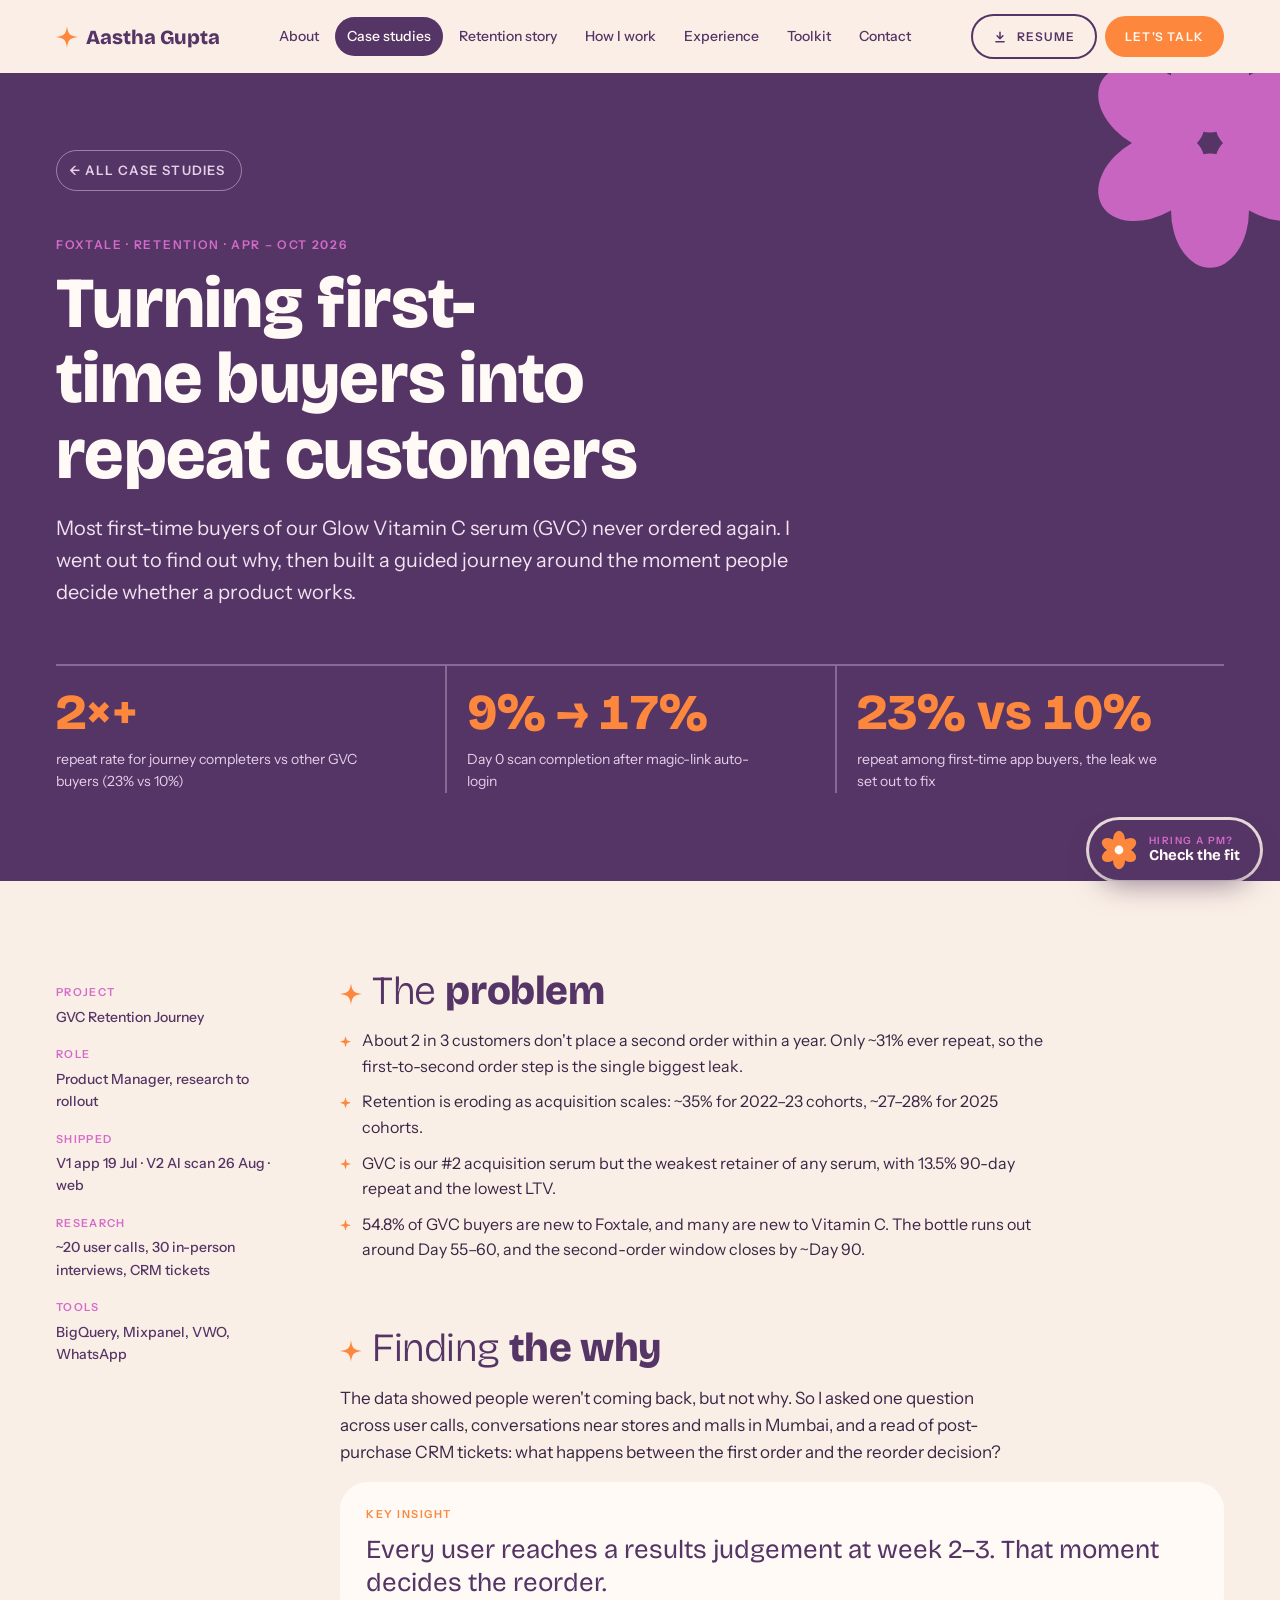
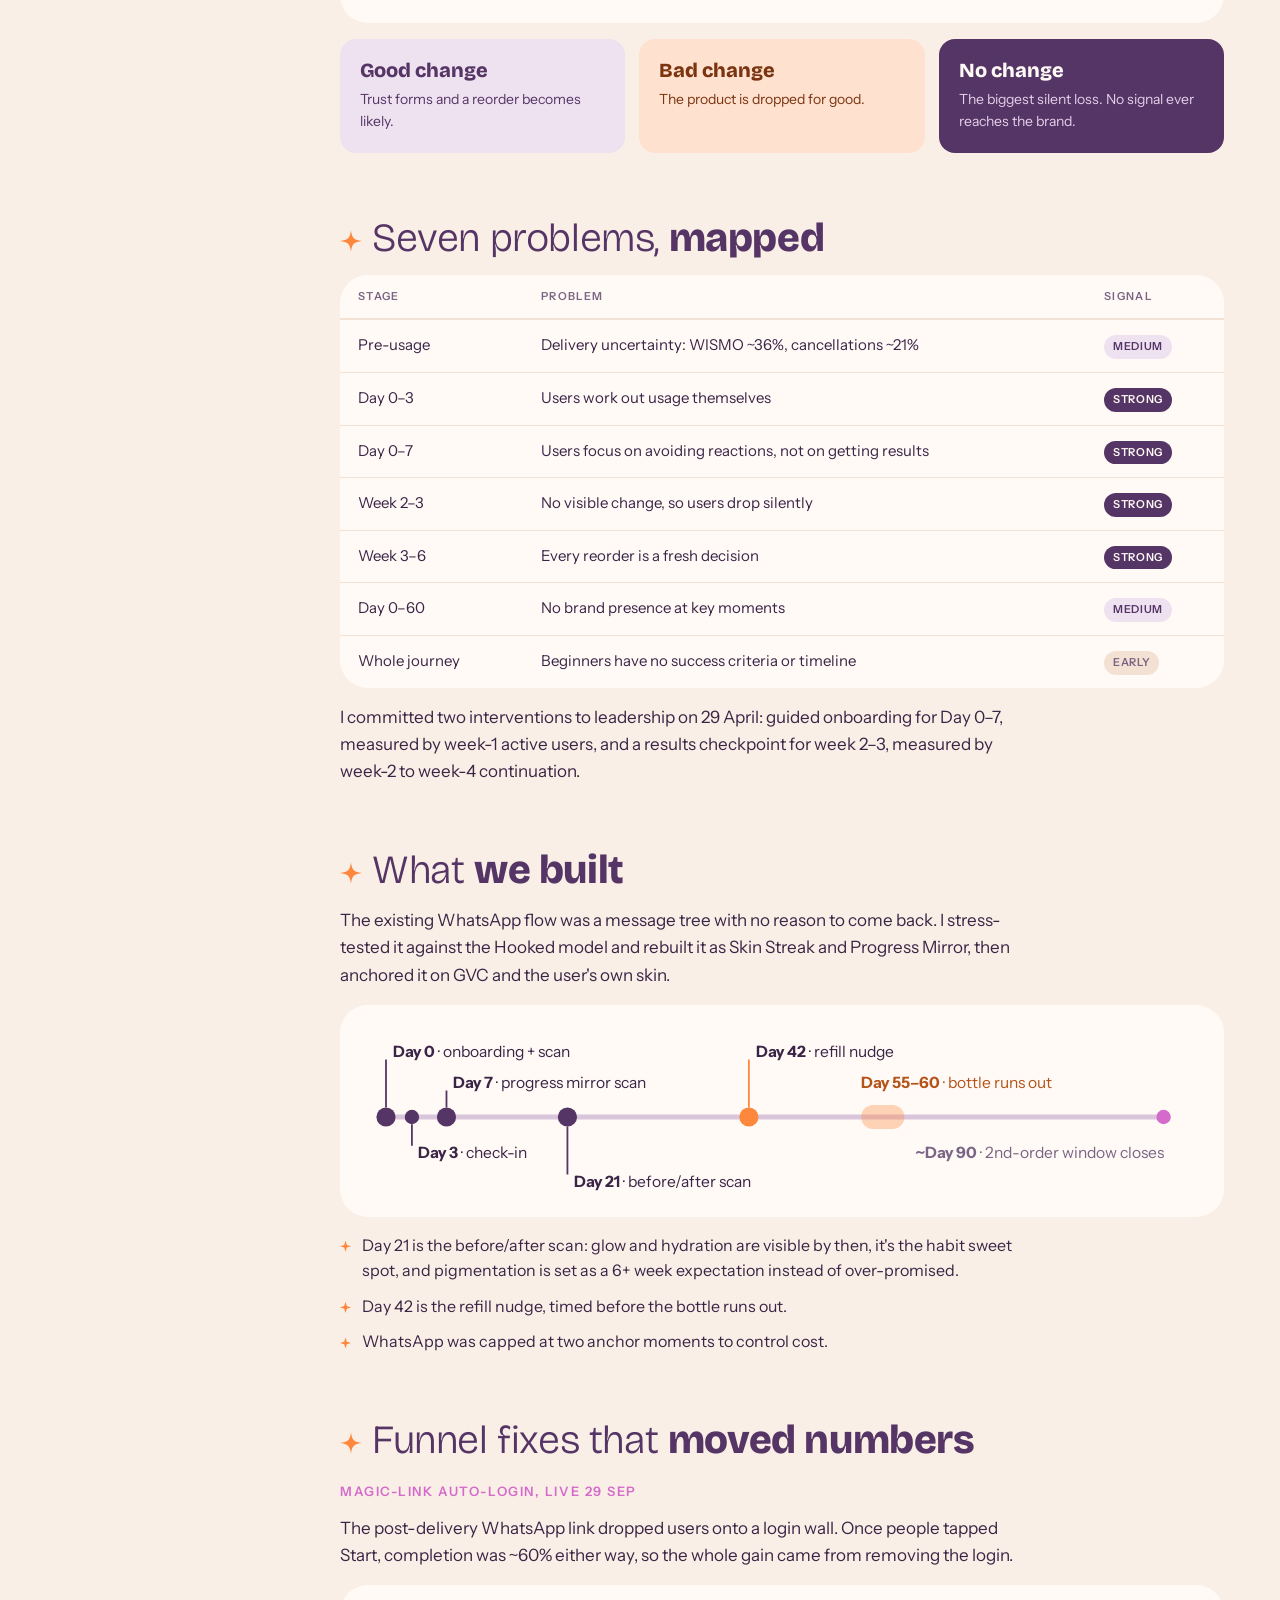
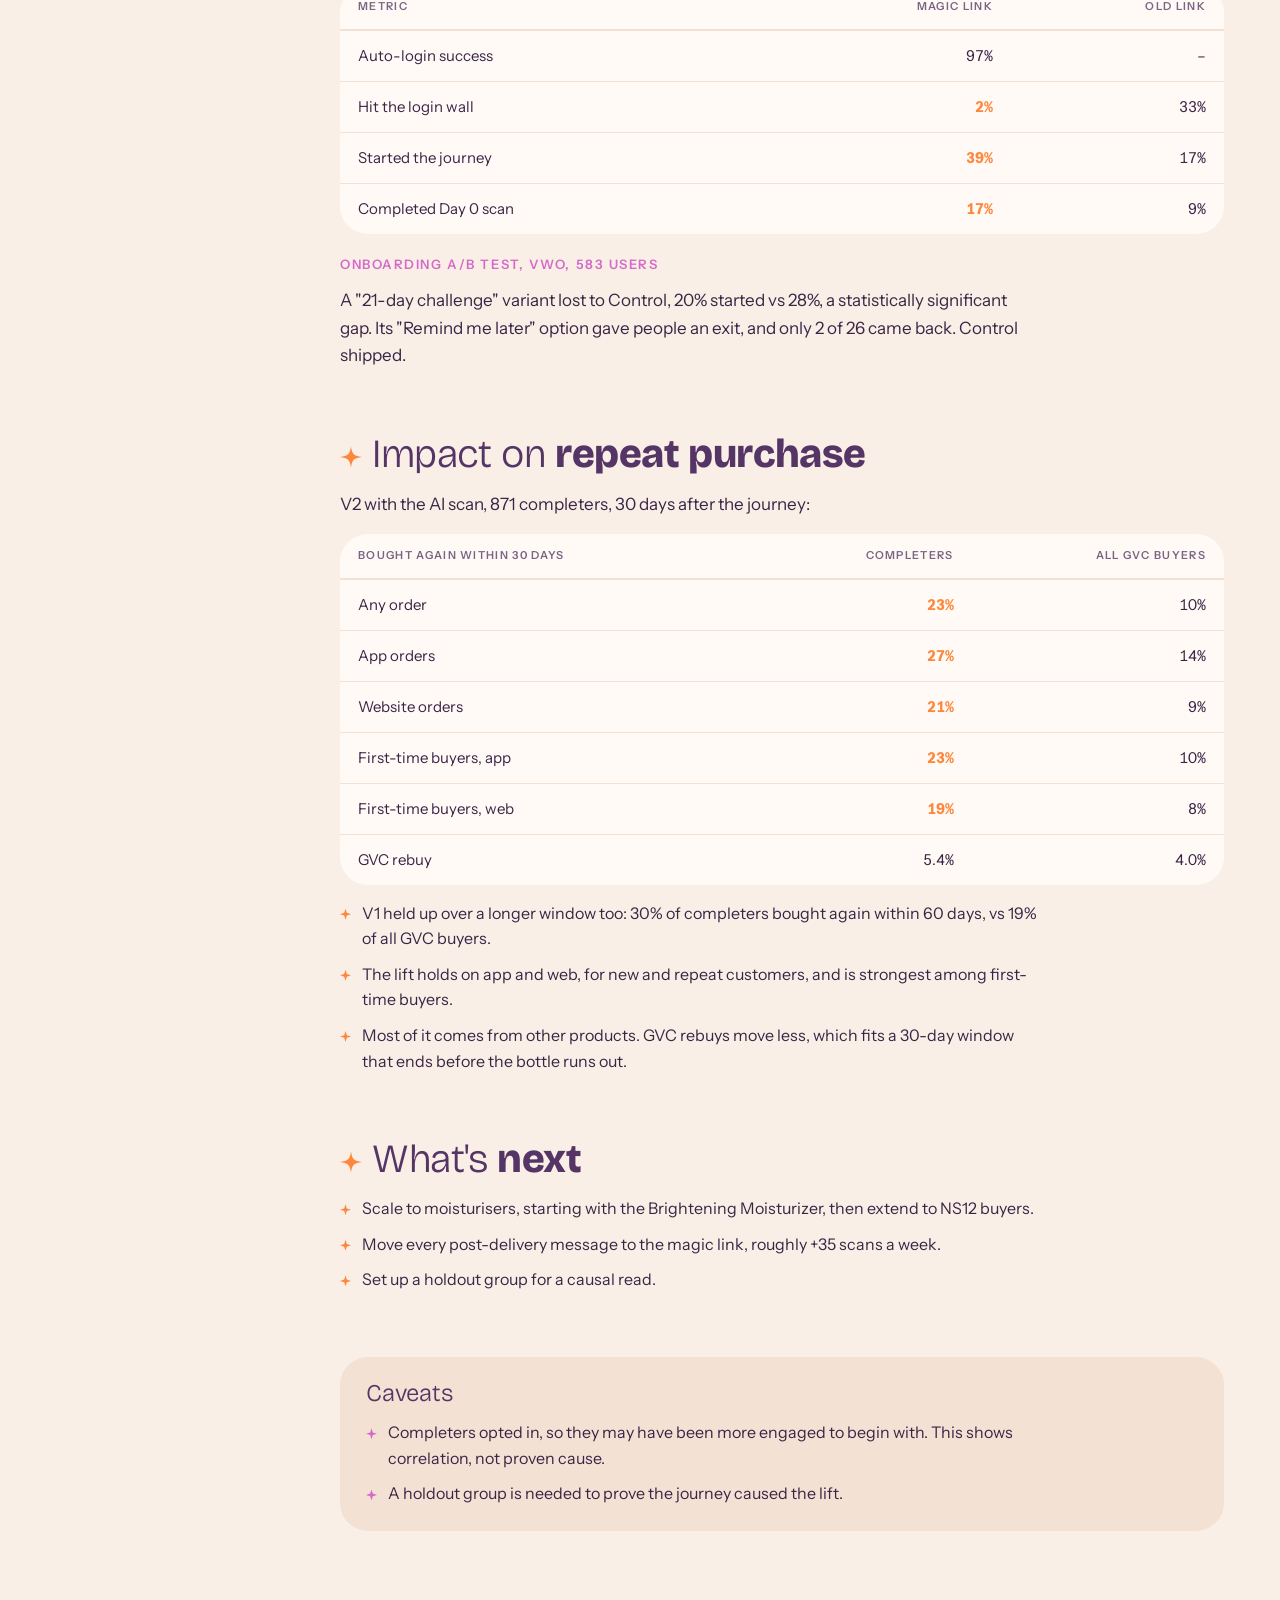
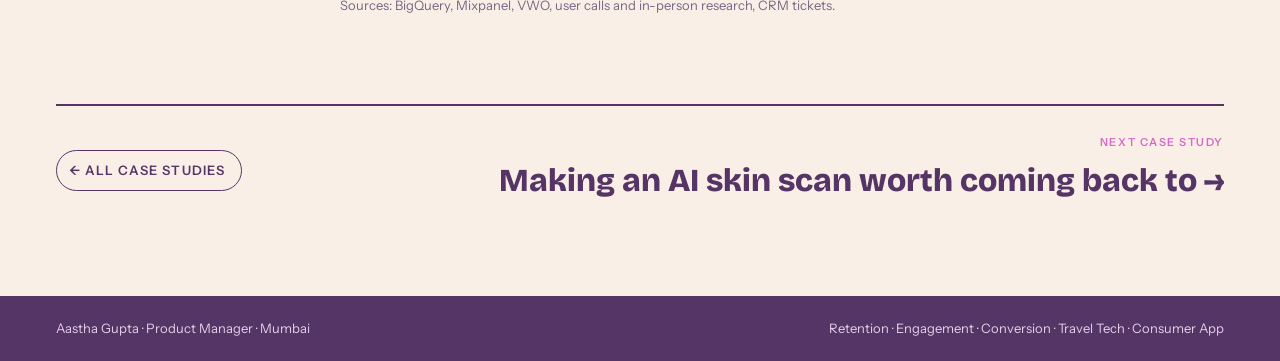
<file: work/repeat-customers/index.html>
<!doctype html>
<html lang="en">
<head>
<meta charset="utf-8">
<meta name="viewport" content="width=device-width, initial-scale=1, viewport-fit=cover">
<title>Turning first-time buyers into repeat customers | Case study by Aastha Gupta</title>
<meta name="description" content="How Aastha Gupta found why first-time buyers of a Vitamin C serum did not reorder, then built a guided journey that more than doubled repeat purchase (23% vs 10%).">
<link rel="canonical" href="https://aastha2811.github.io/aastha-portfolio/work/repeat-customers/">
<meta name="robots" content="index, follow, max-image-preview:large, max-snippet:-1">
<meta name="author" content="Aastha Gupta">
<meta name="theme-color" content="#faefe6">
<meta property="og:type" content="article">
<meta property="og:site_name" content="Aastha Gupta, Product Manager">
<meta property="og:locale" content="en_IN">
<meta property="og:title" content="Turning first-time buyers into repeat customers | Case study by Aastha Gupta">
<meta property="og:description" content="How Aastha Gupta found why first-time buyers of a Vitamin C serum did not reorder, then built a guided journey that more than doubled repeat purchase (23% vs 10%).">
<meta property="og:url" content="https://aastha2811.github.io/aastha-portfolio/work/repeat-customers/">
<meta property="og:image" content="https://aastha2811.github.io/aastha-portfolio/img/og-aastha-gupta.jpg">
<meta property="og:image:width" content="1200">
<meta property="og:image:height" content="630">
<meta property="og:image:alt" content="Aastha Gupta, Product Manager: retention, engagement, conversion, travel tech, consumer apps">
<meta name="twitter:card" content="summary_large_image">
<meta name="twitter:title" content="Turning first-time buyers into repeat customers | Case study by Aastha Gupta">
<meta name="twitter:description" content="How Aastha Gupta found why first-time buyers of a Vitamin C serum did not reorder, then built a guided journey that more than doubled repeat purchase (23% vs 10%).">
<meta name="twitter:image" content="https://aastha2811.github.io/aastha-portfolio/img/og-aastha-gupta.jpg">
<link rel="icon" href="../../favicon.svg" type="image/svg+xml">
<link rel="icon" href="../../favicon-32.png" sizes="32x32" type="image/png">
<link rel="apple-touch-icon" href="../../apple-touch-icon.png">
<link rel="sitemap" type="application/xml" href="../../sitemap.xml">
<link rel="preconnect" href="https://fonts.googleapis.com">
<link rel="preconnect" href="https://fonts.gstatic.com" crossorigin>
<link rel="stylesheet" href="https://fonts.googleapis.com/css2?family=Bricolage+Grotesque:opsz,wght@12..96,300;12..96,400;12..96,800&family=Instrument+Sans:ital,wght@0,400;0,500;0,600;1,400&display=swap">
<link rel="stylesheet" href="../../assets/css/style.css">
<script type="application/ld+json">{"@context":"https://schema.org","@graph":[{"@type":"Article","@id":"https://aastha2811.github.io/aastha-portfolio/work/repeat-customers/#article","headline":"Turning first-time buyers into repeat customers","description":"How Aastha Gupta found why first-time buyers of a Vitamin C serum did not reorder, then built a guided journey that more than doubled repeat purchase (23% vs 10%).","url":"https://aastha2811.github.io/aastha-portfolio/work/repeat-customers/","mainEntityOfPage":"https://aastha2811.github.io/aastha-portfolio/work/repeat-customers/","image":"https://aastha2811.github.io/aastha-portfolio/img/og-aastha-gupta.jpg","datePublished":"2026-11-06","dateModified":"2026-11-08","inLanguage":"en","author":{"@id":"https://aastha2811.github.io/aastha-portfolio/#aastha"},"publisher":{"@id":"https://aastha2811.github.io/aastha-portfolio/#aastha"}},{"@type":"BreadcrumbList","itemListElement":[{"@type":"ListItem","position":1,"name":"Aastha Gupta","item":"https://aastha2811.github.io/aastha-portfolio/"},{"@type":"ListItem","position":2,"name":"Case studies","item":"https://aastha2811.github.io/aastha-portfolio/#work"},{"@type":"ListItem","position":3,"name":"Turning first-time buyers into repeat customers","item":"https://aastha2811.github.io/aastha-portfolio/work/repeat-customers/"}]},{"@type":"Person","@id":"https://aastha2811.github.io/aastha-portfolio/#aastha","name":"Aastha Gupta","jobTitle":"Product Manager","description":"Product Manager focused on retention, engagement, conversion and AI personalisation for consumer apps, with a background in B2B travel tech.","url":"https://aastha2811.github.io/aastha-portfolio/","image":"https://aastha2811.github.io/aastha-portfolio/img/aastha-gupta-product-manager.jpg","worksFor":{"@type":"Organization","name":"Foxtale"},"alumniOf":[{"@type":"CollegeOrUniversity","name":"Amity University, Noida"},{"@type":"Organization","name":"TravClan"}],"address":{"@type":"PostalAddress","addressLocality":"Mumbai","addressCountry":"IN"},"knowsAbout":["Product management","Retention","User engagement","Conversion rate optimisation","A/B testing","AI personalisation","Consumer apps","Travel technology","Product analytics","User research"],"sameAs":["https://www.linkedin.com/in/aastha-gupta-221953113"]}]}</script>
<script src="../../assets/js/main.js" defer></script>
</head>
<body data-root="../../">
<svg width="0" height="0" style="position:absolute" aria-hidden="true">
  <defs>
    <path id="spark" d="M50 0C54 36 64 46 100 50C64 54 54 64 50 100C46 64 36 54 0 50C36 46 46 36 50 0Z"/>
    <g id="flower">
      <g style="fill:var(--orchid)">
        <ellipse cx="50" cy="24" rx="15" ry="22"/>
        <ellipse cx="50" cy="24" rx="15" ry="22" transform="rotate(60 50 50)"/>
        <ellipse cx="50" cy="24" rx="15" ry="22" transform="rotate(120 50 50)"/>
        <ellipse cx="50" cy="24" rx="15" ry="22" transform="rotate(180 50 50)"/>
        <ellipse cx="50" cy="24" rx="15" ry="22" transform="rotate(240 50 50)"/>
        <ellipse cx="50" cy="24" rx="15" ry="22" transform="rotate(300 50 50)"/>
      </g>
    </g>
    <symbol id="i-bag" viewBox="0 0 24 24"><path d="M5 8h14l-1 12H6z"/><path d="M9 8V6a3 3 0 0 1 6 0v2"/></symbol>
    <symbol id="i-box" viewBox="0 0 24 24"><path d="M3 8l9-4 9 4v8l-9 4-9-4z"/><path d="M3 8l9 4 9-4M12 12v8"/></symbol>
    <symbol id="i-cal" viewBox="0 0 24 24"><rect x="4" y="5" width="16" height="15" rx="2"/><path d="M4 10h16M9 3v4M15 3v4"/></symbol>
    <symbol id="i-check" viewBox="0 0 24 24"><path d="M5 12.5l4.5 4.5L19 7.5"/></symbol>
    <symbol id="i-bell" viewBox="0 0 24 24"><path d="M6 16v-5a6 6 0 0 1 12 0v5l2 2H4z"/><path d="M10 21a2 2 0 0 0 4 0"/></symbol>
    <symbol id="i-lock" viewBox="0 0 24 24"><rect x="5" y="11" width="14" height="9" rx="2"/><path d="M8 11V8a4 4 0 0 1 8 0v3"/></symbol>
    <symbol id="i-spark" viewBox="0 0 24 24"><path d="M12 3l2 6 6 2-6 2-2 6-2-6-6-2 6-2z"/></symbol>
    <symbol id="i-scan" viewBox="0 0 24 24"><path d="M4 8V5a1 1 0 0 1 1-1h3M16 4h3a1 1 0 0 1 1 1v3M20 16v3a1 1 0 0 1-1 1h-3M8 20H5a1 1 0 0 1-1-1v-3"/><circle cx="12" cy="10.5" r="3"/><path d="M8.5 17a4 4 0 0 1 7 0"/></symbol>
    <symbol id="i-sun" viewBox="0 0 24 24"><circle cx="12" cy="12" r="4"/><path d="M12 2v2M12 20v2M2 12h2M20 12h2M4.9 4.9l1.4 1.4M17.7 17.7l1.4 1.4M4.9 19.1l1.4-1.4M17.7 6.3l1.4-1.4"/></symbol>
    <symbol id="i-gift" viewBox="0 0 24 24"><rect x="3" y="8" width="18" height="4" rx="1"/><path d="M5 12v8h14v-8M12 8v12M12 8c-1.5-4-6-4.5-6-1.5S12 8 12 8zm0 0c1.5-4 6-4.5 6-1.5S12 8 12 8z"/></symbol>
    <symbol id="i-clock" viewBox="0 0 24 24"><circle cx="12" cy="12" r="8"/><path d="M12 8v4l3 2"/></symbol>
    <symbol id="i-cart" viewBox="0 0 24 24"><path d="M3 4h2l2.2 11h10.6L20 7H6.2"/><circle cx="9" cy="19.5" r="1.5"/><circle cx="17" cy="19.5" r="1.5"/></symbol>
    <symbol id="i-back" viewBox="0 0 24 24"><path d="M15 6l-6 6 6 6"/></symbol>
    <symbol id="i-mirror" viewBox="0 0 24 24"><ellipse cx="12" cy="10" rx="5" ry="7"/><path d="M12 17v4M8.5 21h7"/></symbol>
    <symbol id="i-tube" viewBox="0 0 24 24"><path d="M9.5 3h5v3l1.5 2.5V21H8V8.5L9.5 6z"/></symbol>
    <symbol id="i-scale" viewBox="0 0 24 24"><path d="M3 17h18M5 17v-3M9 17v-5M13 17V9M17 17V6"/></symbol>
    <symbol id="i-pin" viewBox="0 0 24 24"><path d="M12 21s-6-5.5-6-11a6 6 0 0 1 12 0c0 5.5-6 11-6 11z"/><circle cx="12" cy="10" r="2"/></symbol>
    <g id="flower-o">
      <g style="fill:var(--orange)">
        <ellipse cx="50" cy="24" rx="15" ry="22"/>
        <ellipse cx="50" cy="24" rx="15" ry="22" transform="rotate(60 50 50)"/>
        <ellipse cx="50" cy="24" rx="15" ry="22" transform="rotate(120 50 50)"/>
        <ellipse cx="50" cy="24" rx="15" ry="22" transform="rotate(180 50 50)"/>
        <ellipse cx="50" cy="24" rx="15" ry="22" transform="rotate(240 50 50)"/>
        <ellipse cx="50" cy="24" rx="15" ry="22" transform="rotate(300 50 50)"/>
      </g>
    </g>
  </defs>
</svg>
<a class="skip" href="#main">Skip to content</a>
<header class="topbar" id="topbar">
  <div class="wrap nav">
    <a class="logo" href="../../" aria-label="Aastha Gupta, home">
      <svg viewBox="0 0 100 100" aria-hidden="true"><use href="#spark" style="fill:var(--orange)"/></svg>
      Aastha Gupta
    </a>
    <nav class="secnav" aria-label="Sections">
      <ul id="secnav">
        <li><a href="../../#about" data-sec="about">About</a></li>
        <li><a href="../../#work" data-sec="work" class="active" aria-current="page">Case studies</a></li>
        <li><a href="../../#journey" data-sec="journey">Retention story</a></li>
        <li><a href="../../#how" data-sec="how">How I work</a></li>
        <li><a href="../../#experience" data-sec="experience">Experience</a></li>
        <li><a href="../../#toolkit" data-sec="toolkit">Toolkit</a></li>
        <li><a href="../../#contact" data-sec="contact">Contact</a></li>
      </ul>
    </nav>
    <div class="nav-ctas">
      <a class="btn sm btn-ghost dl-resume" href="../../Aastha_Gupta_Resume.pdf" download target="_blank" rel="noopener" aria-label="Download resume">
        <svg width="14" height="14" viewBox="0 0 24 24" fill="none" stroke="currentColor" stroke-width="2.6" stroke-linecap="round" stroke-linejoin="round" aria-hidden="true"><path d="M12 4v11M7 10l5 5 5-5M5 20h14"/></svg>
        <span>Resume</span>
      </a>
      <a class="btn sm" href="../../#contact">Let's talk</a>
    </div>
  </div>
</header>
<main id="main">
<article class="case" aria-labelledby="gvc-title">
  <header class="case-hero">
    <svg viewBox="0 0 100 100" aria-hidden="true"><use href="#flower"/></svg>
    <div class="wrap">
      <a class="back" href="../../#work">← All case studies</a>
      <span class="eyebrow">Foxtale · Retention · Apr – Oct 2026</span>
      <h1 id="gvc-title">Turning first-time buyers into repeat customers</h1>
      <p class="sum">Most first-time buyers of our Glow Vitamin C serum (GVC) never ordered again. I went out to find out why, then built a guided journey around the moment people decide whether a product works.</p>
      <div class="kpis">
        <div class="kpi"><div class="n">2×+</div><p>repeat rate for journey completers vs other GVC buyers (23% vs 10%)</p></div>
        <div class="kpi"><div class="n">9% → 17%</div><p>Day 0 scan completion after magic-link auto-login</p></div>
        <div class="kpi"><div class="n">23% vs 10%</div><p>repeat among first-time app buyers, the leak we set out to fix</p></div>
      </div>
    </div>
  </header>
  <div class="wrap case-body">
    <div class="case-cols">
      <dl class="facts">
        <div><dt>Project</dt><dd>GVC Retention Journey</dd></div>
        <div><dt>Role</dt><dd>Product Manager, research to rollout</dd></div>
        <div><dt>Shipped</dt><dd>V1 app 19 Jul · V2 AI scan 26 Aug · web</dd></div>
        <div><dt>Research</dt><dd>~20 user calls, 30 in-person interviews, CRM tickets</dd></div>
        <div><dt>Tools</dt><dd>BigQuery, Mixpanel, VWO, WhatsApp</dd></div>
      </dl>
      <div class="prose">
        <section>
          <h2><svg viewBox="0 0 100 100" aria-hidden="true"><use href="#spark" style="fill:var(--orange)"/></svg>The <b>problem</b></h2>
          <ul class="spark">
            <li>About 2 in 3 customers don't place a second order within a year. Only ~31% ever repeat, so the first-to-second order step is the single biggest leak.</li>
            <li>Retention is eroding as acquisition scales: ~35% for 2022–23 cohorts, ~27–28% for 2025 cohorts.</li>
            <li>GVC is our #2 acquisition serum but the weakest retainer of any serum, with 13.5% 90-day repeat and the lowest LTV.</li>
            <li>54.8% of GVC buyers are new to Foxtale, and many are new to Vitamin C. The bottle runs out around Day 55–60, and the second-order window closes by ~Day 90.</li>
          </ul>
        </section>

        <section>
          <h2><svg viewBox="0 0 100 100" aria-hidden="true"><use href="#spark" style="fill:var(--orange)"/></svg>Finding <b>the why</b></h2>
          <p>The data showed people weren't coming back, but not why. So I asked one question across user calls, conversations near stores and malls in Mumbai, and a read of post-purchase CRM tickets: what happens between the first order and the reorder decision?</p>
          <div class="callout">
            <span class="k">Key insight</span>
            <p>Every user reaches a results judgement at week 2–3. That moment decides the reorder.</p>
          </div>
          <div class="tiles">
            <div class="tile t-good"><b>Good change</b><p>Trust forms and a reorder becomes likely.</p></div>
            <div class="tile t-bad"><b>Bad change</b><p>The product is dropped for good.</p></div>
            <div class="tile t-none"><b>No change</b><p>The biggest silent loss. No signal ever reaches the brand.</p></div>
          </div>
        </section>

        <section>
          <h2><svg viewBox="0 0 100 100" aria-hidden="true"><use href="#spark" style="fill:var(--orange)"/></svg>Seven problems, <b>mapped</b></h2>
          <div class="tbl-wrap">
            <table>
              <thead><tr><th>Stage</th><th>Problem</th><th>Signal</th></tr></thead>
              <tbody>
                <tr><td>Pre-usage</td><td>Delivery uncertainty: WISMO ~36%, cancellations ~21%</td><td><span class="sig m">Medium</span></td></tr>
                <tr><td>Day 0–3</td><td>Users work out usage themselves</td><td><span class="sig s">Strong</span></td></tr>
                <tr><td>Day 0–7</td><td>Users focus on avoiding reactions, not on getting results</td><td><span class="sig s">Strong</span></td></tr>
                <tr><td>Week 2–3</td><td>No visible change, so users drop silently</td><td><span class="sig s">Strong</span></td></tr>
                <tr><td>Week 3–6</td><td>Every reorder is a fresh decision</td><td><span class="sig s">Strong</span></td></tr>
                <tr><td>Day 0–60</td><td>No brand presence at key moments</td><td><span class="sig m">Medium</span></td></tr>
                <tr><td>Whole journey</td><td>Beginners have no success criteria or timeline</td><td><span class="sig e">Early</span></td></tr>
              </tbody>
            </table>
          </div>
          <p>I committed two interventions to leadership on 29 April: guided onboarding for Day 0–7, measured by week-1 active users, and a results checkpoint for week 2–3, measured by week-2 to week-4 continuation.</p>
        </section>

        <section>
          <h2><svg viewBox="0 0 100 100" aria-hidden="true"><use href="#spark" style="fill:var(--orange)"/></svg>What <b>we built</b></h2>
          <p>The existing WhatsApp flow was a message tree with no reason to come back. I stress-tested it against the Hooked model and rebuilt it as Skin Streak and Progress Mirror, then anchored it on GVC and the user's own skin.</p>
          <div class="timeline" role="img" aria-label="Journey timeline: Day 0 scan and onboarding, Day 3 check-in, Day 7 progress mirror scan, Day 21 before and after scan, Day 42 refill nudge, bottle runs out on Day 55 to 60, second-order window closes around Day 90">
            <svg viewBox="0 0 720 150">
              <line x1="30" y1="80" x2="678" y2="80" stroke-width="4" stroke-linecap="round" style="stroke:var(--track)"/>
              <rect x="426" y="70" width="36" height="20" rx="10" opacity=".35" style="fill:var(--orange)"/>
              <g style="fill:var(--plum)"><circle cx="30" cy="80" r="8"/><circle cx="51.6" cy="80" r="6"/><circle cx="80.4" cy="80" r="8"/><circle cx="181.2" cy="80" r="8"/></g>
              <circle cx="332.4" cy="80" r="8" style="fill:var(--orange)"/>
              <circle cx="678" cy="80" r="6" style="fill:var(--orchid)"/>
              <g font-family="Instrument Sans, Arial, sans-serif" font-size="13" style="fill:var(--ink)">
                <line x1="30" y1="72" x2="30" y2="32" stroke-width="1.5" style="stroke:var(--plum)"/>
                <text x="36" y="30"><tspan font-weight="700">Day 0</tspan> · onboarding + scan</text>
                <line x1="80.4" y1="72" x2="80.4" y2="58" stroke-width="1.5" style="stroke:var(--plum)"/>
                <text x="86" y="56"><tspan font-weight="700">Day 7</tspan> · progress mirror scan</text>
                <line x1="51.6" y1="86" x2="51.6" y2="104" stroke-width="1.5" style="stroke:var(--plum)"/>
                <text x="57" y="114"><tspan font-weight="700">Day 3</tspan> · check-in</text>
                <line x1="181.2" y1="88" x2="181.2" y2="128" stroke-width="1.5" style="stroke:var(--plum)"/>
                <text x="187" y="138"><tspan font-weight="700">Day 21</tspan> · before/after scan</text>
                <line x1="332.4" y1="72" x2="332.4" y2="32" stroke-width="1.5" style="stroke:var(--orange)"/>
                <text x="338" y="30"><tspan font-weight="700">Day 42</tspan> · refill nudge</text>
                <text x="426" y="56" style="fill:var(--accent-deep)"><tspan font-weight="700">Day 55–60</tspan> · bottle runs out</text>
                <text x="678" y="114" text-anchor="end" style="fill:var(--muted)"><tspan font-weight="700">~Day 90</tspan> · 2nd-order window closes</text>
              </g>
            </svg>
          </div>
          <ul class="spark">
            <li>Day 21 is the before/after scan: glow and hydration are visible by then, it's the habit sweet spot, and pigmentation is set as a 6+ week expectation instead of over-promised.</li>
            <li>Day 42 is the refill nudge, timed before the bottle runs out.</li>
            <li>WhatsApp was capped at two anchor moments to control cost.</li>
          </ul>
        </section>

        <section>
          <h2><svg viewBox="0 0 100 100" aria-hidden="true"><use href="#spark" style="fill:var(--orange)"/></svg>Funnel fixes that <b>moved numbers</b></h2>
          <h3>Magic-link auto-login, live 29 Sep</h3>
          <p>The post-delivery WhatsApp link dropped users onto a login wall. Once people tapped Start, completion was ~60% either way, so the whole gain came from removing the login.</p>
          <div class="tbl-wrap">
            <table>
              <thead><tr><th>Metric</th><th class="num">Magic link</th><th class="num">Old link</th></tr></thead>
              <tbody>
                <tr><td>Auto-login success</td><td class="num">97%</td><td class="num">–</td></tr>
                <tr><td>Hit the login wall</td><td class="num win">2%</td><td class="num">33%</td></tr>
                <tr><td>Started the journey</td><td class="num win">39%</td><td class="num">17%</td></tr>
                <tr><td>Completed Day 0 scan</td><td class="num win">17%</td><td class="num">9%</td></tr>
              </tbody>
            </table>
          </div>
          <h3>Onboarding A/B test, VWO, 583 users</h3>
          <p>A "21-day challenge" variant lost to Control, 20% started vs 28%, a statistically significant gap. Its "Remind me later" option gave people an exit, and only 2 of 26 came back. Control shipped.</p>
        </section>

        <section>
          <h2><svg viewBox="0 0 100 100" aria-hidden="true"><use href="#spark" style="fill:var(--orange)"/></svg>Impact on <b>repeat purchase</b></h2>
          <p>V2 with the AI scan, 871 completers, 30 days after the journey:</p>
          <div class="tbl-wrap">
            <table>
              <thead><tr><th>Bought again within 30 days</th><th class="num">Completers</th><th class="num">All GVC buyers</th></tr></thead>
              <tbody>
                <tr><td>Any order</td><td class="num win">23%</td><td class="num">10%</td></tr>
                <tr><td>App orders</td><td class="num win">27%</td><td class="num">14%</td></tr>
                <tr><td>Website orders</td><td class="num win">21%</td><td class="num">9%</td></tr>
                <tr><td>First-time buyers, app</td><td class="num win">23%</td><td class="num">10%</td></tr>
                <tr><td>First-time buyers, web</td><td class="num win">19%</td><td class="num">8%</td></tr>
                <tr><td>GVC rebuy</td><td class="num">5.4%</td><td class="num">4.0%</td></tr>
              </tbody>
            </table>
          </div>
          <ul class="spark">
            <li>V1 held up over a longer window too: 30% of completers bought again within 60 days, vs 19% of all GVC buyers.</li>
            <li>The lift holds on app and web, for new and repeat customers, and is strongest among first-time buyers.</li>
            <li>Most of it comes from other products. GVC rebuys move less, which fits a 30-day window that ends before the bottle runs out.</li>
          </ul>
        </section>

        <section>
          <h2><svg viewBox="0 0 100 100" aria-hidden="true"><use href="#spark" style="fill:var(--orange)"/></svg>What's <b>next</b></h2>
          <ul class="spark">
            <li>Scale to moisturisers, starting with the Brightening Moisturizer, then extend to NS12 buyers.</li>
            <li>Move every post-delivery message to the magic link, roughly +35 scans a week.</li>
            <li>Set up a holdout group for a causal read.</li>
          </ul>
        </section>

        <aside class="caveats">
          <h2>Caveats</h2>
          <ul class="spark">
            <li>Completers opted in, so they may have been more engaged to begin with. This shows correlation, not proven cause.</li>
            <li>A holdout group is needed to prove the journey caused the lift.</li>
          </ul>
        </aside>
        <p class="src">Sources: BigQuery, Mixpanel, VWO, user calls and in-person research, CRM tickets.</p>
      </div>
    </div>
    <nav class="next" aria-label="Case study navigation"><a class="back" href="../../#work">← All case studies</a><a class="nx" href="../ai-skin-scan-journey/"><small>Next case study</small><span>Making an AI skin scan worth coming back to →</span></a></nav>
  </div>
</article>
</main>
<button class="fab" id="fab" type="button" aria-haspopup="dialog" aria-controls="fit-drawer">
  <svg viewBox="0 0 100 100" aria-hidden="true"><use href="#flower-o"/><circle cx="50" cy="50" r="11" style="fill:var(--white)"/></svg>
  <span><small>Hiring a PM?</small>Check the fit</span>
</button>
<div class="scrim" id="fit-scrim" hidden></div>
<aside class="drawer" id="fit-drawer" role="dialog" aria-modal="true" aria-labelledby="fit-title" aria-hidden="true">
  <div class="drawer-head">
    <div>
      <span class="d-eyebrow">For recruiters</span>
      <h2 id="fit-title">Does Aastha <b>fit your role?</b></h2>
    </div>
    <button class="d-close" id="fit-close" type="button" aria-label="Close fit check">
      <svg width="18" height="18" viewBox="0 0 24 24" fill="none" stroke="currentColor" stroke-width="2.6" stroke-linecap="round" aria-hidden="true"><path d="M6 6l12 12M18 6L6 18"/></svg>
    </button>
  </div>
  <div class="drawer-body">
    <p class="lead">Paste your job description. You'll get a fit score, proof from her work for each thing you're asking for, and anything worth asking her about.</p>
    <div class="samples">
      <small>Or try a sample role</small>
      <div role="group" aria-label="Sample job descriptions">
        <button class="chip" id="s-growth" data-s="growth" aria-pressed="true">Growth PM, consumer app</button>
        <button class="chip" id="s-ai" data-s="ai" aria-pressed="false">AI PM</button>
        <button class="chip" id="s-travel" data-s="travel" aria-pressed="false">Senior PM, travel tech</button>
      </div>
    </div>
    <label class="lbl" for="jd">Job description</label>
    <textarea id="jd" spellcheck="false" placeholder="Paste the role's responsibilities and requirements here"></textarea>
    <div class="fit-actions">
      <button class="btn" id="fit-run" type="button">Check the fit</button>
      <span class="fit-note">Runs in your browser. Nothing you paste is sent or saved.</span>
    </div>
    <div class="res" id="fit-res" aria-live="polite">
      <p class="res-empty">Paste a job description and select Check the fit.</p>
    </div>
  </div>
</aside>
<footer>
  <div class="wrap">
    <span>Aastha Gupta · Product Manager · Mumbai</span>
    <span>Retention · Engagement · Conversion · Travel Tech · Consumer App</span>
  </div>
</footer>
</body>
</html>
</file>
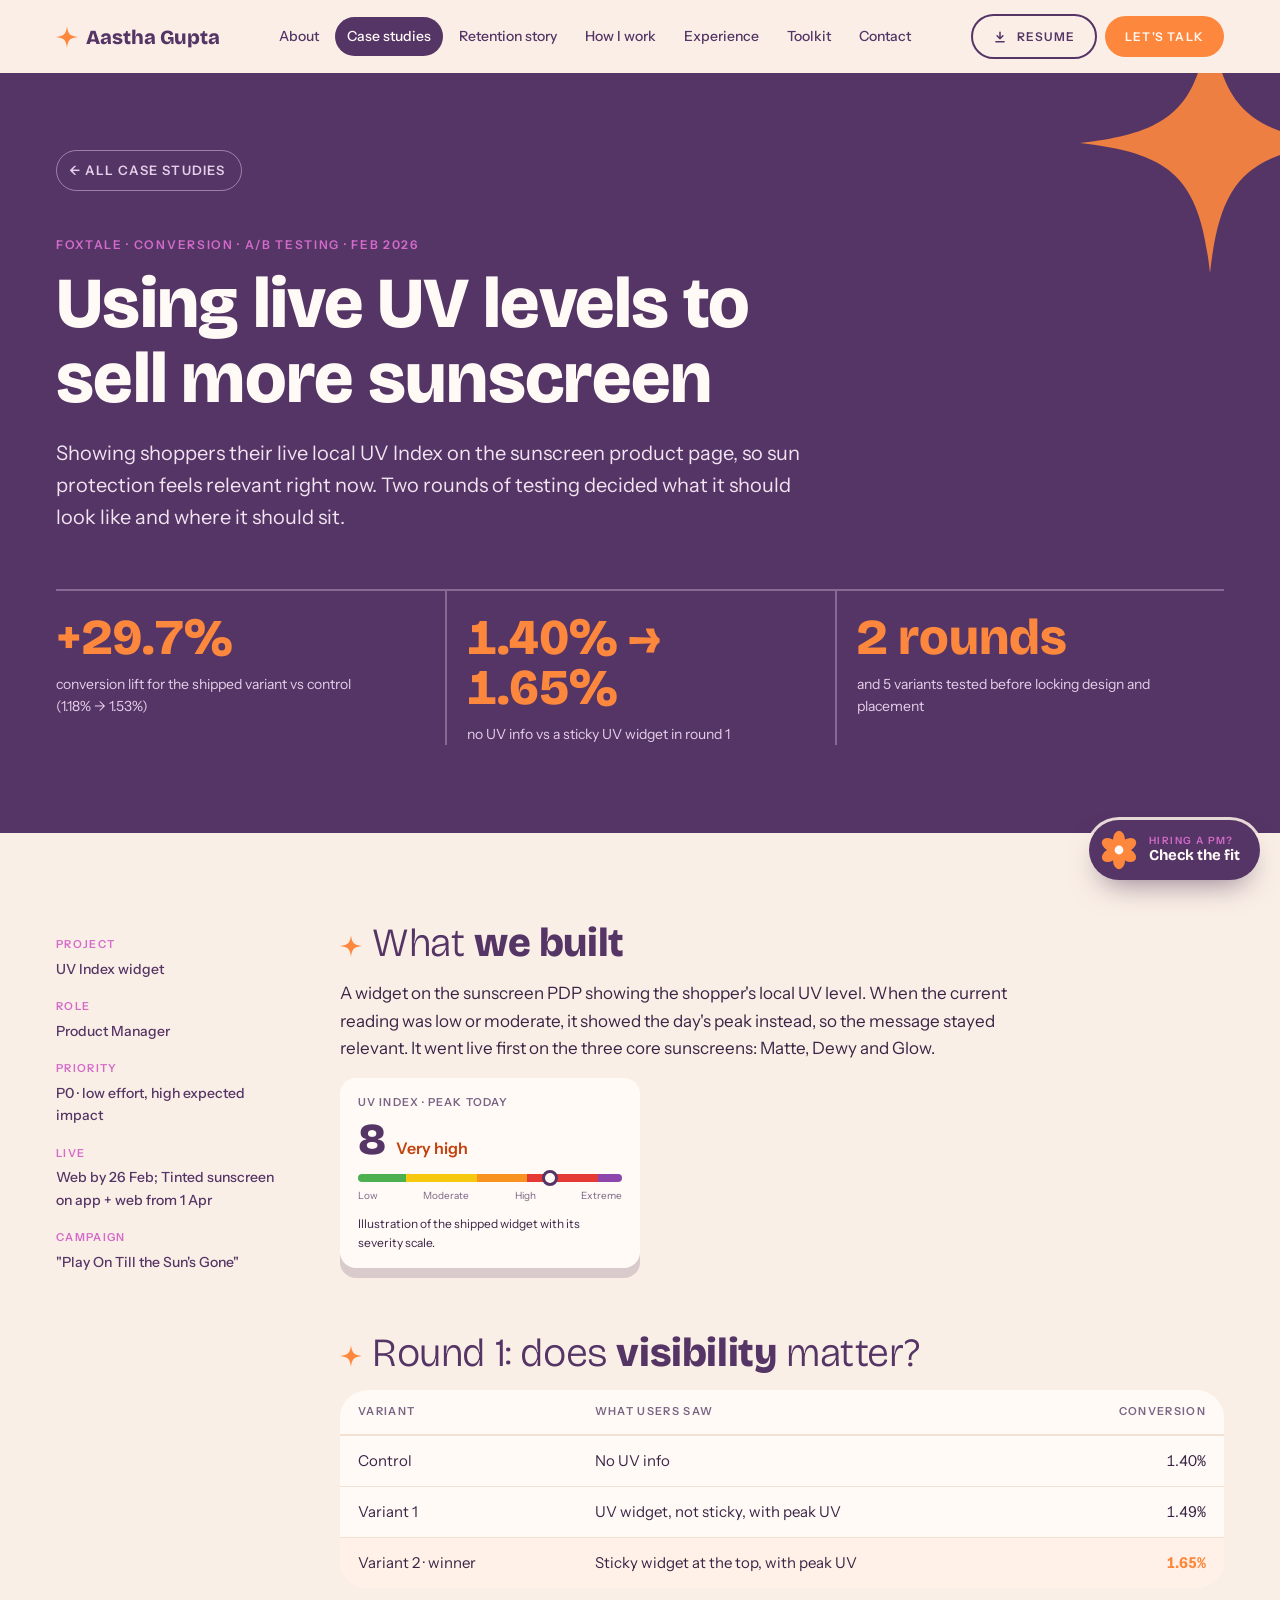
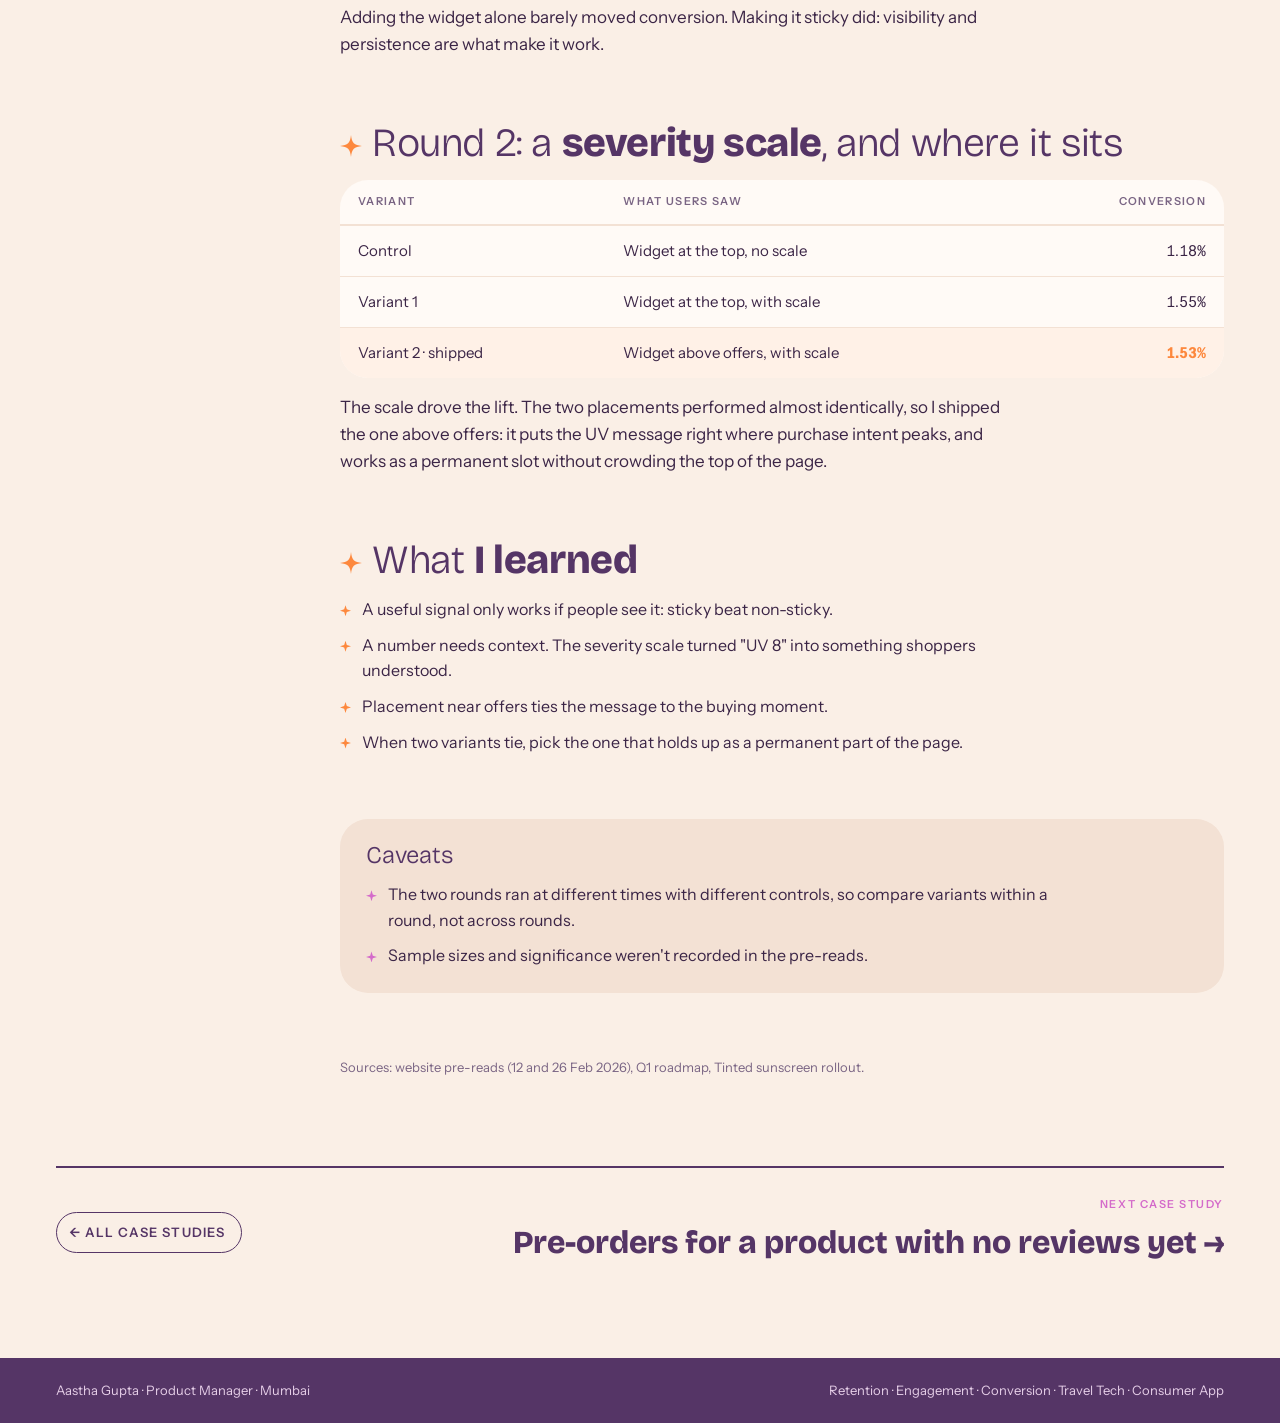
<file: work/uv-index-widget/index.html>
<!doctype html>
<html lang="en">
<head>
<meta charset="utf-8">
<meta name="viewport" content="width=device-width, initial-scale=1, viewport-fit=cover">
<title>Using live UV levels to sell more sunscreen | Case study by Aastha Gupta</title>
<meta name="description" content="Showing shoppers their live local UV Index on the sunscreen product page. Two rounds and five A/B variants led to a +29.7% conversion lift.">
<link rel="canonical" href="https://aastha2811.github.io/aastha-portfolio/work/uv-index-widget/">
<meta name="robots" content="index, follow, max-image-preview:large, max-snippet:-1">
<meta name="author" content="Aastha Gupta">
<meta name="theme-color" content="#faefe6">
<meta property="og:type" content="article">
<meta property="og:site_name" content="Aastha Gupta, Product Manager">
<meta property="og:locale" content="en_IN">
<meta property="og:title" content="Using live UV levels to sell more sunscreen | Case study by Aastha Gupta">
<meta property="og:description" content="Showing shoppers their live local UV Index on the sunscreen product page. Two rounds and five A/B variants led to a +29.7% conversion lift.">
<meta property="og:url" content="https://aastha2811.github.io/aastha-portfolio/work/uv-index-widget/">
<meta property="og:image" content="https://aastha2811.github.io/aastha-portfolio/img/og-aastha-gupta.jpg">
<meta property="og:image:width" content="1200">
<meta property="og:image:height" content="630">
<meta property="og:image:alt" content="Aastha Gupta, Product Manager: retention, engagement, conversion, travel tech, consumer apps">
<meta name="twitter:card" content="summary_large_image">
<meta name="twitter:title" content="Using live UV levels to sell more sunscreen | Case study by Aastha Gupta">
<meta name="twitter:description" content="Showing shoppers their live local UV Index on the sunscreen product page. Two rounds and five A/B variants led to a +29.7% conversion lift.">
<meta name="twitter:image" content="https://aastha2811.github.io/aastha-portfolio/img/og-aastha-gupta.jpg">
<link rel="icon" href="../../favicon.svg" type="image/svg+xml">
<link rel="icon" href="../../favicon-32.png" sizes="32x32" type="image/png">
<link rel="apple-touch-icon" href="../../apple-touch-icon.png">
<link rel="sitemap" type="application/xml" href="../../sitemap.xml">
<link rel="preconnect" href="https://fonts.googleapis.com">
<link rel="preconnect" href="https://fonts.gstatic.com" crossorigin>
<link rel="stylesheet" href="https://fonts.googleapis.com/css2?family=Bricolage+Grotesque:opsz,wght@12..96,300;12..96,400;12..96,800&family=Instrument+Sans:ital,wght@0,400;0,500;0,600;1,400&display=swap">
<link rel="stylesheet" href="../../assets/css/style.css">
<script type="application/ld+json">{"@context":"https://schema.org","@graph":[{"@type":"Article","@id":"https://aastha2811.github.io/aastha-portfolio/work/uv-index-widget/#article","headline":"Using live UV levels to sell more sunscreen","description":"Showing shoppers their live local UV Index on the sunscreen product page. Two rounds and five A/B variants led to a +29.7% conversion lift.","url":"https://aastha2811.github.io/aastha-portfolio/work/uv-index-widget/","mainEntityOfPage":"https://aastha2811.github.io/aastha-portfolio/work/uv-index-widget/","image":"https://aastha2811.github.io/aastha-portfolio/img/og-aastha-gupta.jpg","datePublished":"2026-11-06","dateModified":"2026-11-08","inLanguage":"en","author":{"@id":"https://aastha2811.github.io/aastha-portfolio/#aastha"},"publisher":{"@id":"https://aastha2811.github.io/aastha-portfolio/#aastha"}},{"@type":"BreadcrumbList","itemListElement":[{"@type":"ListItem","position":1,"name":"Aastha Gupta","item":"https://aastha2811.github.io/aastha-portfolio/"},{"@type":"ListItem","position":2,"name":"Case studies","item":"https://aastha2811.github.io/aastha-portfolio/#work"},{"@type":"ListItem","position":3,"name":"Using live UV levels to sell more sunscreen","item":"https://aastha2811.github.io/aastha-portfolio/work/uv-index-widget/"}]},{"@type":"Person","@id":"https://aastha2811.github.io/aastha-portfolio/#aastha","name":"Aastha Gupta","jobTitle":"Product Manager","description":"Product Manager focused on retention, engagement, conversion and AI personalisation for consumer apps, with a background in B2B travel tech.","url":"https://aastha2811.github.io/aastha-portfolio/","image":"https://aastha2811.github.io/aastha-portfolio/img/aastha-gupta-product-manager.jpg","worksFor":{"@type":"Organization","name":"Foxtale"},"alumniOf":[{"@type":"CollegeOrUniversity","name":"Amity University, Noida"},{"@type":"Organization","name":"TravClan"}],"address":{"@type":"PostalAddress","addressLocality":"Mumbai","addressCountry":"IN"},"knowsAbout":["Product management","Retention","User engagement","Conversion rate optimisation","A/B testing","AI personalisation","Consumer apps","Travel technology","Product analytics","User research"],"sameAs":["https://www.linkedin.com/in/aastha-gupta-221953113"]}]}</script>
<script src="../../assets/js/main.js" defer></script>
</head>
<body data-root="../../">
<svg width="0" height="0" style="position:absolute" aria-hidden="true">
  <defs>
    <path id="spark" d="M50 0C54 36 64 46 100 50C64 54 54 64 50 100C46 64 36 54 0 50C36 46 46 36 50 0Z"/>
    <g id="flower">
      <g style="fill:var(--orchid)">
        <ellipse cx="50" cy="24" rx="15" ry="22"/>
        <ellipse cx="50" cy="24" rx="15" ry="22" transform="rotate(60 50 50)"/>
        <ellipse cx="50" cy="24" rx="15" ry="22" transform="rotate(120 50 50)"/>
        <ellipse cx="50" cy="24" rx="15" ry="22" transform="rotate(180 50 50)"/>
        <ellipse cx="50" cy="24" rx="15" ry="22" transform="rotate(240 50 50)"/>
        <ellipse cx="50" cy="24" rx="15" ry="22" transform="rotate(300 50 50)"/>
      </g>
    </g>
    <symbol id="i-bag" viewBox="0 0 24 24"><path d="M5 8h14l-1 12H6z"/><path d="M9 8V6a3 3 0 0 1 6 0v2"/></symbol>
    <symbol id="i-box" viewBox="0 0 24 24"><path d="M3 8l9-4 9 4v8l-9 4-9-4z"/><path d="M3 8l9 4 9-4M12 12v8"/></symbol>
    <symbol id="i-cal" viewBox="0 0 24 24"><rect x="4" y="5" width="16" height="15" rx="2"/><path d="M4 10h16M9 3v4M15 3v4"/></symbol>
    <symbol id="i-check" viewBox="0 0 24 24"><path d="M5 12.5l4.5 4.5L19 7.5"/></symbol>
    <symbol id="i-bell" viewBox="0 0 24 24"><path d="M6 16v-5a6 6 0 0 1 12 0v5l2 2H4z"/><path d="M10 21a2 2 0 0 0 4 0"/></symbol>
    <symbol id="i-lock" viewBox="0 0 24 24"><rect x="5" y="11" width="14" height="9" rx="2"/><path d="M8 11V8a4 4 0 0 1 8 0v3"/></symbol>
    <symbol id="i-spark" viewBox="0 0 24 24"><path d="M12 3l2 6 6 2-6 2-2 6-2-6-6-2 6-2z"/></symbol>
    <symbol id="i-scan" viewBox="0 0 24 24"><path d="M4 8V5a1 1 0 0 1 1-1h3M16 4h3a1 1 0 0 1 1 1v3M20 16v3a1 1 0 0 1-1 1h-3M8 20H5a1 1 0 0 1-1-1v-3"/><circle cx="12" cy="10.5" r="3"/><path d="M8.5 17a4 4 0 0 1 7 0"/></symbol>
    <symbol id="i-sun" viewBox="0 0 24 24"><circle cx="12" cy="12" r="4"/><path d="M12 2v2M12 20v2M2 12h2M20 12h2M4.9 4.9l1.4 1.4M17.7 17.7l1.4 1.4M4.9 19.1l1.4-1.4M17.7 6.3l1.4-1.4"/></symbol>
    <symbol id="i-gift" viewBox="0 0 24 24"><rect x="3" y="8" width="18" height="4" rx="1"/><path d="M5 12v8h14v-8M12 8v12M12 8c-1.5-4-6-4.5-6-1.5S12 8 12 8zm0 0c1.5-4 6-4.5 6-1.5S12 8 12 8z"/></symbol>
    <symbol id="i-clock" viewBox="0 0 24 24"><circle cx="12" cy="12" r="8"/><path d="M12 8v4l3 2"/></symbol>
    <symbol id="i-cart" viewBox="0 0 24 24"><path d="M3 4h2l2.2 11h10.6L20 7H6.2"/><circle cx="9" cy="19.5" r="1.5"/><circle cx="17" cy="19.5" r="1.5"/></symbol>
    <symbol id="i-back" viewBox="0 0 24 24"><path d="M15 6l-6 6 6 6"/></symbol>
    <symbol id="i-mirror" viewBox="0 0 24 24"><ellipse cx="12" cy="10" rx="5" ry="7"/><path d="M12 17v4M8.5 21h7"/></symbol>
    <symbol id="i-tube" viewBox="0 0 24 24"><path d="M9.5 3h5v3l1.5 2.5V21H8V8.5L9.5 6z"/></symbol>
    <symbol id="i-scale" viewBox="0 0 24 24"><path d="M3 17h18M5 17v-3M9 17v-5M13 17V9M17 17V6"/></symbol>
    <symbol id="i-pin" viewBox="0 0 24 24"><path d="M12 21s-6-5.5-6-11a6 6 0 0 1 12 0c0 5.5-6 11-6 11z"/><circle cx="12" cy="10" r="2"/></symbol>
    <g id="flower-o">
      <g style="fill:var(--orange)">
        <ellipse cx="50" cy="24" rx="15" ry="22"/>
        <ellipse cx="50" cy="24" rx="15" ry="22" transform="rotate(60 50 50)"/>
        <ellipse cx="50" cy="24" rx="15" ry="22" transform="rotate(120 50 50)"/>
        <ellipse cx="50" cy="24" rx="15" ry="22" transform="rotate(180 50 50)"/>
        <ellipse cx="50" cy="24" rx="15" ry="22" transform="rotate(240 50 50)"/>
        <ellipse cx="50" cy="24" rx="15" ry="22" transform="rotate(300 50 50)"/>
      </g>
    </g>
  </defs>
</svg>
<a class="skip" href="#main">Skip to content</a>
<header class="topbar" id="topbar">
  <div class="wrap nav">
    <a class="logo" href="../../" aria-label="Aastha Gupta, home">
      <svg viewBox="0 0 100 100" aria-hidden="true"><use href="#spark" style="fill:var(--orange)"/></svg>
      Aastha Gupta
    </a>
    <nav class="secnav" aria-label="Sections">
      <ul id="secnav">
        <li><a href="../../#about" data-sec="about">About</a></li>
        <li><a href="../../#work" data-sec="work" class="active" aria-current="page">Case studies</a></li>
        <li><a href="../../#journey" data-sec="journey">Retention story</a></li>
        <li><a href="../../#how" data-sec="how">How I work</a></li>
        <li><a href="../../#experience" data-sec="experience">Experience</a></li>
        <li><a href="../../#toolkit" data-sec="toolkit">Toolkit</a></li>
        <li><a href="../../#contact" data-sec="contact">Contact</a></li>
      </ul>
    </nav>
    <div class="nav-ctas">
      <a class="btn sm btn-ghost dl-resume" href="../../Aastha_Gupta_Resume.pdf" download target="_blank" rel="noopener" aria-label="Download resume">
        <svg width="14" height="14" viewBox="0 0 24 24" fill="none" stroke="currentColor" stroke-width="2.6" stroke-linecap="round" stroke-linejoin="round" aria-hidden="true"><path d="M12 4v11M7 10l5 5 5-5M5 20h14"/></svg>
        <span>Resume</span>
      </a>
      <a class="btn sm" href="../../#contact">Let's talk</a>
    </div>
  </div>
</header>
<main id="main">
<article class="case" aria-labelledby="uv-title">
  <header class="case-hero">
    <svg viewBox="0 0 100 100" aria-hidden="true"><use href="#spark" style="fill:var(--orange)"/></svg>
    <div class="wrap">
      <a class="back" href="../../#work">← All case studies</a>
      <span class="eyebrow">Foxtale · Conversion · A/B testing · Feb 2026</span>
      <h1 id="uv-title">Using live UV levels to sell more sunscreen</h1>
      <p class="sum">Showing shoppers their live local UV Index on the sunscreen product page, so sun protection feels relevant right now. Two rounds of testing decided what it should look like and where it should sit.</p>
      <div class="kpis">
        <div class="kpi"><div class="n">+29.7%</div><p>conversion lift for the shipped variant vs control (1.18% → 1.53%)</p></div>
        <div class="kpi"><div class="n">1.40% → 1.65%</div><p>no UV info vs a sticky UV widget in round 1</p></div>
        <div class="kpi"><div class="n">2 rounds</div><p>and 5 variants tested before locking design and placement</p></div>
      </div>
    </div>
  </header>
  <div class="wrap case-body">
    <div class="case-cols">
      <dl class="facts">
        <div><dt>Project</dt><dd>UV Index widget</dd></div>
        <div><dt>Role</dt><dd>Product Manager</dd></div>
        <div><dt>Priority</dt><dd>P0 · low effort, high expected impact</dd></div>
        <div><dt>Live</dt><dd>Web by 26 Feb; Tinted sunscreen on app + web from 1 Apr</dd></div>
        <div><dt>Campaign</dt><dd>"Play On Till the Sun's Gone"</dd></div>
      </dl>
      <div class="prose">
        <section>
          <h2><svg viewBox="0 0 100 100" aria-hidden="true"><use href="#spark" style="fill:var(--orange)"/></svg>What <b>we built</b></h2>
          <p>A widget on the sunscreen PDP showing the shopper's local UV level. When the current reading was low or moderate, it showed the day's peak instead, so the message stayed relevant. It went live first on the three core sunscreens: Matte, Dewy and Glow.</p>
          <div class="uv" aria-label="Example of the UV widget: peak UV Index 8, very high, shown on a severity scale">
            <div class="top"><span>UV Index · Peak today</span></div>
            <div class="lvl"><b>8</b><span>Very high</span></div>
            <div class="scale"><i></i></div>
            <div class="ticks"><span>Low</span><span>Moderate</span><span>High</span><span>Extreme</span></div>
            <p class="tip">Illustration of the shipped widget with its severity scale.</p>
          </div>
        </section>

        <section>
          <h2><svg viewBox="0 0 100 100" aria-hidden="true"><use href="#spark" style="fill:var(--orange)"/></svg>Round 1: does <b>visibility</b> matter?</h2>
          <div class="tbl-wrap">
            <table>
              <thead><tr><th>Variant</th><th>What users saw</th><th class="num">Conversion</th></tr></thead>
              <tbody>
                <tr><td>Control</td><td>No UV info</td><td class="num">1.40%</td></tr>
                <tr><td>Variant 1</td><td>UV widget, not sticky, with peak UV</td><td class="num">1.49%</td></tr>
                <tr class="pick"><td>Variant 2 · winner</td><td>Sticky widget at the top, with peak UV</td><td class="num win">1.65%</td></tr>
              </tbody>
            </table>
          </div>
          <p>Adding the widget alone barely moved conversion. Making it sticky did: visibility and persistence are what make it work.</p>
        </section>

        <section>
          <h2><svg viewBox="0 0 100 100" aria-hidden="true"><use href="#spark" style="fill:var(--orange)"/></svg>Round 2: a <b>severity scale</b>, and where it sits</h2>
          <div class="tbl-wrap">
            <table>
              <thead><tr><th>Variant</th><th>What users saw</th><th class="num">Conversion</th></tr></thead>
              <tbody>
                <tr><td>Control</td><td>Widget at the top, no scale</td><td class="num">1.18%</td></tr>
                <tr><td>Variant 1</td><td>Widget at the top, with scale</td><td class="num">1.55%</td></tr>
                <tr class="pick"><td>Variant 2 · shipped</td><td>Widget above offers, with scale</td><td class="num win">1.53%</td></tr>
              </tbody>
            </table>
          </div>
          <p>The scale drove the lift. The two placements performed almost identically, so I shipped the one above offers: it puts the UV message right where purchase intent peaks, and works as a permanent slot without crowding the top of the page.</p>
        </section>

        <section>
          <h2><svg viewBox="0 0 100 100" aria-hidden="true"><use href="#spark" style="fill:var(--orange)"/></svg>What <b>I learned</b></h2>
          <ul class="spark">
            <li>A useful signal only works if people see it: sticky beat non-sticky.</li>
            <li>A number needs context. The severity scale turned "UV 8" into something shoppers understood.</li>
            <li>Placement near offers ties the message to the buying moment.</li>
            <li>When two variants tie, pick the one that holds up as a permanent part of the page.</li>
          </ul>
        </section>

        <aside class="caveats">
          <h2>Caveats</h2>
          <ul class="spark">
            <li>The two rounds ran at different times with different controls, so compare variants within a round, not across rounds.</li>
            <li>Sample sizes and significance weren't recorded in the pre-reads.</li>
          </ul>
        </aside>
        <p class="src">Sources: website pre-reads (12 and 26 Feb 2026), Q1 roadmap, Tinted sunscreen rollout.</p>
      </div>
    </div>
    <nav class="next" aria-label="Case study navigation"><a class="back" href="../../#work">← All case studies</a><a class="nx" href="../pre-order-launch-page/"><small>Next case study</small><span>Pre-orders for a product with no reviews yet →</span></a></nav>
  </div>
</article>
</main>
<button class="fab" id="fab" type="button" aria-haspopup="dialog" aria-controls="fit-drawer">
  <svg viewBox="0 0 100 100" aria-hidden="true"><use href="#flower-o"/><circle cx="50" cy="50" r="11" style="fill:var(--white)"/></svg>
  <span><small>Hiring a PM?</small>Check the fit</span>
</button>
<div class="scrim" id="fit-scrim" hidden></div>
<aside class="drawer" id="fit-drawer" role="dialog" aria-modal="true" aria-labelledby="fit-title" aria-hidden="true">
  <div class="drawer-head">
    <div>
      <span class="d-eyebrow">For recruiters</span>
      <h2 id="fit-title">Does Aastha <b>fit your role?</b></h2>
    </div>
    <button class="d-close" id="fit-close" type="button" aria-label="Close fit check">
      <svg width="18" height="18" viewBox="0 0 24 24" fill="none" stroke="currentColor" stroke-width="2.6" stroke-linecap="round" aria-hidden="true"><path d="M6 6l12 12M18 6L6 18"/></svg>
    </button>
  </div>
  <div class="drawer-body">
    <p class="lead">Paste your job description. You'll get a fit score, proof from her work for each thing you're asking for, and anything worth asking her about.</p>
    <div class="samples">
      <small>Or try a sample role</small>
      <div role="group" aria-label="Sample job descriptions">
        <button class="chip" id="s-growth" data-s="growth" aria-pressed="true">Growth PM, consumer app</button>
        <button class="chip" id="s-ai" data-s="ai" aria-pressed="false">AI PM</button>
        <button class="chip" id="s-travel" data-s="travel" aria-pressed="false">Senior PM, travel tech</button>
      </div>
    </div>
    <label class="lbl" for="jd">Job description</label>
    <textarea id="jd" spellcheck="false" placeholder="Paste the role's responsibilities and requirements here"></textarea>
    <div class="fit-actions">
      <button class="btn" id="fit-run" type="button">Check the fit</button>
      <span class="fit-note">Runs in your browser. Nothing you paste is sent or saved.</span>
    </div>
    <div class="res" id="fit-res" aria-live="polite">
      <p class="res-empty">Paste a job description and select Check the fit.</p>
    </div>
  </div>
</aside>
<footer>
  <div class="wrap">
    <span>Aastha Gupta · Product Manager · Mumbai</span>
    <span>Retention · Engagement · Conversion · Travel Tech · Consumer App</span>
  </div>
</footer>
</body>
</html>
</file>
<file: assets/css/style.css>
/* Aastha Gupta portfolio · shared styles (theme tokens live in :root) */
:root{color-scheme:light;padding-top:env(safe-area-inset-top,0px);padding-bottom:env(safe-area-inset-bottom,0px)}
body{margin:0;font:14px/1.5 system-ui,sans-serif}
img{max-width:100%}
[hidden]{display:none!important}
.skip{position:absolute;left:12px;top:-60px;z-index:60;padding:10px 16px;border-radius:999px;background:var(--plum);color:var(--white);font:600 14px/1 var(--body);text-decoration:none;transition:top .2s}
.skip:focus{top:12px}
/* Layout: Canva-faithful stacked colour bands (cream / orange / cream / plum / cream / orchid); case studies open as full pages routed on the hash */
:root{
  --cream:#faefe6;
  --cream-2:#f3e1d4;
  --plum:#553566;
  --plum-deep:#43284f;
  --orange:#fd883d;
  --orchid:#d46bca;
  --ink:#3b2546;
  --muted:#7a6584;
  --white:#fffaf6;
  --lilac:#e6cfe8;
  --on-accent:#fffaf6;
  --orange-hover:#f27a2c;
  --accent-deep:#b4541a;
  --track:#d9c6dc;
  --display:"Bricolage Grotesque","Avenir Next","Segoe UI",system-ui,sans-serif;
  --body:"Instrument Sans","Helvetica Neue",Arial,system-ui,sans-serif;
  --wrap:1200px;
  /* radius scale: cards 28 · nested panels and media 16 · pills and buttons 999 */
  --r-card:28px;
  --r-inner:16px;
  --r-pill:999px;
  --gutter-l:max(16px, env(safe-area-inset-left, 0px));
  --gutter-r:max(16px, env(safe-area-inset-right, 0px));
  color-scheme:light;
}
*{box-sizing:border-box}
html{scroll-behavior:smooth}
body{background:var(--cream);color:var(--ink);font-family:var(--body);font-size:16px;line-height:1.6;-webkit-font-smoothing:antialiased}
img{display:block;max-width:100%}
a{color:inherit}
:focus-visible{outline:3px solid var(--orchid);outline-offset:3px;border-radius:6px}
h1,h2,h3,h4{font-family:var(--display);font-weight:300;line-height:1.05;margin:0;text-wrap:balance;letter-spacing:-.01em}
p{margin:0}
.wrap{max-width:var(--wrap);margin:0 auto;padding-left:var(--gutter-l);padding-right:var(--gutter-r)}
.band{padding-block:clamp(64px,9vw,120px)}
.h2{font-size:clamp(34px,5.2vw,60px);color:var(--plum)}
.h2 b{font-weight:800}

/* nav */
.topbar{position:sticky;top:env(safe-area-inset-top, 0px);z-index:30;background:rgba(250,239,230,.94);-webkit-backdrop-filter:blur(10px);backdrop-filter:blur(10px);transition:box-shadow .2s ease}
.topbar.scrolled{box-shadow:0 1px 0 rgba(85,53,102,.12),0 10px 24px -18px rgba(67,40,79,.45)}
body::before{content:"";position:fixed;inset:0 0 auto;height:env(safe-area-inset-top, 0px);z-index:31;background:var(--cream)}
[id]{scroll-margin-top:88px}
@media (max-width:1180px){[id]{scroll-margin-top:132px}.facts,.journey .intro{top:140px!important}}
.nav{display:flex;align-items:center;justify-content:space-between;gap:16px;padding-block:14px}
.nav-ctas{display:flex;align-items:center;gap:8px}
.logo,.nav-ctas .btn{white-space:nowrap}
@media (max-width:480px){.nav-ctas .dl-resume span{display:none}.nav-ctas .dl-resume{padding:10px 12px}}
.logo{font-family:var(--display);font-weight:800;font-size:20px;color:var(--plum);text-decoration:none;display:flex;align-items:center;gap:8px}
.logo svg{width:22px;height:22px}
.secnav{min-width:0}
.secnav ul{display:flex;gap:4px;list-style:none;margin:0;padding:0;font-size:14px;font-weight:500}
.secnav a{position:relative;display:block;padding:8px 12px;border-radius:var(--r-pill);text-decoration:none;color:var(--plum);white-space:nowrap;transition:background .2s,color .2s}
.secnav a:hover{background:rgba(85,53,102,.07)}
.secnav a.active{background:var(--plum);color:var(--white)}
@media (max-width:1180px){
  .nav{flex-wrap:wrap;row-gap:10px}
  .secnav{order:3;flex:1 0 100%;margin-inline:-4px;overflow-x:auto;scrollbar-width:none;-webkit-mask-image:linear-gradient(90deg,#000 88%,transparent);mask-image:linear-gradient(90deg,#000 88%,transparent)}
  .secnav::-webkit-scrollbar{display:none}
  .secnav ul{padding:0 24px 2px 4px;font-size:13px}
  .secnav a{padding:7px 12px;border:1.5px solid rgba(85,53,102,.18)}
  .secnav a.active{border-color:var(--plum)}
}
.btn{display:inline-flex;align-items:center;gap:10px;background:var(--orange);color:var(--on-accent);text-decoration:none;font-weight:600;font-size:13px;letter-spacing:.1em;text-transform:uppercase;padding:16px 28px;border-radius:var(--r-pill);border:0;cursor:pointer;transition:transform .2s ease, background .2s ease}
.btn:hover{transform:translateY(-2px);background:var(--orange-hover)}
.btn.sm{padding:11px 20px;font-size:12px}

/* hero */
.hero{display:grid;grid-template-columns:1fr auto;gap:40px;align-items:center;padding-block:clamp(40px,7vw,96px) clamp(56px,8vw,110px)}
.hero h1{font-size:clamp(44px,7.4vw,92px);color:var(--plum)}
.hero h1 .own{display:block;font-weight:800;color:var(--orchid);letter-spacing:-.02em}
.tagline{display:flex;align-items:center;gap:10px;flex-wrap:wrap;margin-top:28px;font-family:var(--display);font-size:clamp(15px,1.6vw,19px);color:var(--plum)}
.tagline svg{width:22px;height:22px;flex:none}
.tagline span+span::before{content:"·";margin-right:10px;color:var(--orchid)}
.hero .btn{margin-top:40px}
.shapes{display:flex;flex-direction:column;gap:22px;align-items:center}
.shapes svg{width:clamp(96px,11vw,140px);height:auto}
@media (prefers-reduced-motion:no-preference){
  .shapes .s1{animation:spin 24s linear infinite}
  .shapes .s2{animation:blink 6s ease-in-out infinite}
  .shapes .s3{animation:spin 30s linear infinite reverse}
}
@keyframes spin{to{transform:rotate(360deg)}}
@keyframes blink{0%,88%,100%{transform:scaleY(1)}92%{transform:scaleY(.12)}}

/* about (orange) */
.about{background:var(--orange);color:var(--white)}
.about-grid{display:grid;grid-template-columns:1.1fr .9fr;gap:clamp(32px,6vw,80px);align-items:center}
.about h2{font-size:clamp(46px,6.4vw,80px);color:var(--white)}
.about h2 b{font-weight:800;color:var(--plum)}
.about .copy{margin-top:32px;display:grid;gap:18px;font-size:17px;max-width:34em}
.about .copy strong{font-weight:600}
.portrait{position:relative;justify-self:center;width:min(100%,400px)}
.portrait img{width:100%;aspect-ratio:4/5.2;object-fit:cover;object-position:50% 30%;border-radius:999px / 46%}
.sticker{position:absolute;left:-22px;bottom:18%;width:92px;height:92px;background:var(--white);border:3px solid var(--plum);border-radius:50%;display:grid;place-items:center;transform:rotate(-12deg);box-shadow:0 8px 0 rgba(67,40,79,.18)}
.sticker svg{width:54px;height:54px}
.stats{margin-top:clamp(48px,7vw,80px);display:grid;grid-template-columns:repeat(4,1fr);border-top:2px solid rgba(255,250,246,.45)}
.stat{padding:24px 20px 0 0}
.stat+.stat{padding-left:20px;border-left:2px solid rgba(255,250,246,.45)}
.stat .n{font-family:var(--display);font-weight:800;font-size:clamp(30px,3.8vw,48px);color:var(--plum);line-height:1;font-variant-numeric:tabular-nums}
.stat p{margin-top:10px;font-size:14px;line-height:1.45;max-width:20em}

/* bring */
.bring .h2{margin-bottom:clamp(40px,6vw,64px)}
.trio{display:grid;grid-template-columns:repeat(3,1fr);gap:clamp(20px,3vw,40px)}
.trio figure{margin:0}
.trio img{width:100%;aspect-ratio:16/9.5;object-fit:cover;border-radius:var(--r-pill);transition:transform .3s ease}
.trio figure:hover img{transform:scale(1.03) rotate(-1deg)}
.trio figcaption{display:grid;grid-template-columns:22px 1fr;column-gap:12px;margin-top:22px}
.trio figcaption svg{width:22px;height:22px;margin-top:2px}
.trio h3{font-family:var(--body);font-weight:600;font-size:15px;letter-spacing:.08em;text-transform:uppercase;color:var(--plum)}
.trio p{grid-column:2;margin-top:6px;font-size:15px}

/* work */
.work{background:var(--white)}
.work-head{display:flex;flex-wrap:wrap;align-items:flex-end;justify-content:space-between;gap:16px 24px;margin-bottom:40px}
.work-head p{max-width:30em;color:var(--muted);font-size:15px}
.cases-grid{display:grid;grid-template-columns:repeat(6,1fr);gap:clamp(20px,2.4vw,32px)}
.ccard{grid-column:span 2;display:flex;flex-direction:column;background:var(--cream);border-radius:var(--r-card);overflow:hidden;text-decoration:none;color:var(--ink);transition:transform .25s ease, box-shadow .25s ease}
.ccard.lg{grid-column:span 3}
.ccard:hover{transform:translateY(-4px);box-shadow:0 14px 0 -4px var(--cream-2)}
.ccard:hover .more{color:var(--orange)}
.vis{position:relative;aspect-ratio:16/10;overflow:hidden}
.vis img{width:100%;height:100%;object-fit:cover}
.vis.solid{display:flex;flex-direction:column;justify-content:flex-end;padding:22px}
.vis.solid .big{font-family:var(--display);font-weight:800;font-size:clamp(48px,5.6vw,76px);line-height:.9;font-variant-numeric:tabular-nums}
.vis.solid .cap{font-size:13px;font-weight:600;letter-spacing:.06em;text-transform:uppercase;margin-top:8px}
.vis.solid > svg{position:absolute;right:-18px;top:-18px;width:130px;height:130px}
.v-plum{background:var(--plum);color:var(--white)} .v-plum .big{color:var(--orange)}
.v-orchid{background:var(--orchid);color:var(--white)} .v-orchid .big{color:var(--plum)}
.v-orange{background:var(--orange);color:var(--white)} .v-orange .big{color:var(--plum)}
.ccard .body{padding:22px 24px 26px;display:flex;flex-direction:column;gap:10px;flex:1}
.tag{align-self:flex-start;font-size:11px;font-weight:600;letter-spacing:.12em;text-transform:uppercase;color:var(--orchid)}
.ccard h3{font-size:25px;font-weight:800;color:var(--plum);line-height:1.1}
.ccard p{font-size:15px}
.result{margin-top:auto;padding-top:14px;border-top:2px dashed rgba(85,53,102,.22);display:flex;flex-wrap:wrap;gap:6px 18px;font-size:14px;font-weight:600;color:var(--plum)}
.result span{display:inline-flex;align-items:center;gap:6px}
.result span::before{content:"";width:8px;height:8px;border-radius:50%;background:var(--orange)}
.more{font-size:13px;font-weight:600;letter-spacing:.08em;text-transform:uppercase;color:var(--plum);transition:color .2s}

/* UV widget mock */
.uv{background:var(--white);color:var(--ink);border-radius:var(--r-inner);padding:16px 18px;width:min(100%,300px);box-shadow:0 10px 0 rgba(67,40,79,.18)}
.uv .top{display:flex;justify-content:space-between;align-items:baseline;font-size:11px;font-weight:600;letter-spacing:.1em;text-transform:uppercase;color:var(--muted)}
.uv .lvl{display:flex;align-items:baseline;gap:10px;margin-top:6px}
.uv .lvl b{font-family:var(--display);font-weight:800;font-size:44px;line-height:1;color:var(--plum)}
.uv .lvl span{font-weight:600;color:#c2410c}
.uv .scale{position:relative;margin-top:12px;height:8px;border-radius:var(--r-pill);background:linear-gradient(90deg,#4caf50 0 18%,#f6c90e 18% 45%,#f7931e 45% 64%,#e53935 64% 91%,#8e44ad 91%)}
.uv .scale i{position:absolute;top:-4px;left:calc(8/11*100%);width:16px;height:16px;margin-left:-8px;border-radius:50%;background:var(--white);border:3px solid var(--plum)}
.uv .ticks{display:flex;justify-content:space-between;margin-top:6px;font-size:10px;color:var(--muted)}
.uv .tip{margin-top:10px;font-size:12px;color:var(--ink)}
.vis.uvbox{display:grid;place-items:center;background:var(--orchid);padding:22px}

/* pastel app mockups (matches the Canva itinerary / payment images) */
.vis.mk{container-type:inline-size;background:#fdf6f0}
.mk .panel{position:absolute;inset:3.5cqw;border-radius:5cqw;background:var(--p);overflow:hidden}
.mk .blob{position:absolute;left:14cqw;top:10cqw;width:50cqw;height:60cqw;border-radius:9cqw;background:var(--p2);transform:rotate(-4deg)}
.mk .wires{position:absolute;inset:0;width:100%;height:100%}
.mk .wires path{fill:none;stroke:var(--p3);stroke-width:.4;stroke-dasharray:1.2 1.1;stroke-linecap:round}
.mk .phone{position:absolute;left:19cqw;top:4.5cqw;width:47cqw;height:64cqw;background:#fff;border-radius:5cqw;padding:4cqw 3.6cqw;box-shadow:0 2cqw 4cqw rgba(60,40,80,.14),0 .3cqw 0 rgba(60,40,80,.04);transform:rotate(-4deg);font-family:var(--body);color:#2d2240;font-size:2.4cqw;line-height:1.25;text-align:left}
.mk .side{position:absolute;left:5cqw;top:24cqw;width:11cqw;height:11cqw;border-radius:3cqw;background:#fff;display:grid;place-items:center;color:var(--acc);box-shadow:0 1.2cqw 2.4cqw rgba(60,40,80,.12);transform:rotate(-6deg)}
.mk .side .i{width:55%;height:55%}
.mk .flo{position:absolute;left:71cqw;top:5cqw;display:grid;gap:2.4cqw;transform:rotate(-4deg)}
.mk .tl{width:19.5cqw;background:#fff;border-radius:3cqw;padding:2cqw 2.2cqw;display:flex;align-items:center;gap:1.6cqw;font-size:2.1cqw;font-weight:600;line-height:1.15;color:#2d2240;box-shadow:0 1.2cqw 2.4cqw rgba(60,40,80,.12)}
.mk .tl:nth-child(2){margin-left:2.4cqw}
.mk .tl .i{width:3.8cqw;height:3.8cqw;color:var(--acc);flex:none}
.i{fill:none;stroke:currentColor;stroke-width:2;stroke-linecap:round;stroke-linejoin:round}
.mk .top{display:flex;justify-content:space-between;align-items:center;font-family:var(--display);font-weight:800;font-size:3.4cqw;color:#2d2240}
.mk .top .i{width:3.8cqw;height:3.8cqw;color:#8b7f99}
.mk .row{display:flex;align-items:center;gap:2cqw;margin-top:2.2cqw;padding:2cqw;border-radius:2.8cqw;background:var(--soft)}
.mk .ib{width:6.4cqw;height:6.4cqw;border-radius:2cqw;background:#fff;display:grid;place-items:center;color:var(--acc);flex:none}
.mk .ib .i{width:60%;height:60%}
.mk .row b{display:block;font-size:2.5cqw}
.mk .row small{display:block;font-size:2cqw;color:#7a6f86;margin-top:.3cqw}
.mk .cta{margin-top:2.6cqw;background:var(--acc);color:#fff;border-radius:2.6cqw;padding:2.2cqw;text-align:center;font-weight:700;font-size:2.4cqw}
.mk .ring{width:9cqw;height:9cqw;border-radius:50%;background:conic-gradient(var(--acc) 0 60%,var(--p2) 60% 100%);display:grid;place-items:center;flex:none}
.mk .ring span{width:6.6cqw;height:6.6cqw;border-radius:50%;background:#fff;display:grid;place-items:center;font-weight:800;font-size:2.2cqw}
.mk .stepper{position:relative;display:flex;justify-content:space-between;margin-top:3cqw}
.mk .stepper::before{content:"";position:absolute;left:4cqw;right:4cqw;top:1.6cqw;height:.5cqw;background:var(--p2)}
.mk .st{position:relative;display:grid;justify-items:center;gap:.9cqw;font-size:1.9cqw;font-weight:600;color:#7a6f86}
.mk .st i{width:3.6cqw;height:3.6cqw;border-radius:50%;border:.55cqw solid var(--acc);background:#fff}
.mk .st.done i{background:var(--acc)}
.mk .tube{width:5.4cqw;height:9.6cqw;border-radius:.9cqw .9cqw 1.8cqw 1.8cqw;background:linear-gradient(#fff 0 20%,var(--acc) 20%);border:.4cqw solid #fff;box-shadow:0 .6cqw 1.2cqw rgba(60,40,80,.15);flex:none}
.mk .tube.lg{width:8cqw;height:13cqw}
.mk .pimg{margin-top:2.2cqw;height:15cqw;border-radius:3cqw;background:linear-gradient(135deg,var(--soft),var(--p2));display:grid;place-items:center}
.mk .uvs{margin-top:2cqw;padding:2cqw 2.2cqw;border-radius:2.6cqw;background:#fff7ef;border:.3cqw solid #ffd9bd}
.mk .uvs .l{display:flex;align-items:baseline;gap:1.6cqw}
.mk .uvs .l b{font-family:var(--display);font-weight:800;font-size:4.6cqw;line-height:1;color:#2d2240}
.mk .uvs .l span{font-weight:700;font-size:2.2cqw;color:#c2410c}
.mk .uvs .l small{margin-left:auto;font-size:1.8cqw;color:#7a6f86}
.mk .uvs .bar{position:relative;margin-top:1.6cqw;height:1.2cqw;border-radius:var(--r-pill);background:linear-gradient(90deg,#4caf50 0 18%,#f6c90e 18% 45%,#f7931e 45% 64%,#e53935 64% 91%,#8e44ad 91%)}
.mk .uvs .bar i{position:absolute;top:-.7cqw;left:72.7%;width:2.6cqw;height:2.6cqw;margin-left:-1.3cqw;border-radius:50%;background:#fff;border:.5cqw solid #2d2240}
.mk .offer{margin-top:2cqw;display:flex;gap:1.4cqw;font-size:2cqw;font-weight:600}
.mk .offer span{padding:1.2cqw 1.8cqw;border-radius:var(--r-pill);border:.3cqw dashed var(--p3);color:#7a6f86}
.mk .room{position:relative;margin-top:2.4cqw;height:22cqw;border-radius:3cqw;background:linear-gradient(#fbd3e5 0 62%,#f4b4cf 62%);overflow:hidden}
.mk .room .mir{position:absolute;left:8%;top:12%;width:22%;height:56%;border-radius:50%;background:linear-gradient(160deg,#fff,#f6dbe8);border:.6cqw solid #e5e5ee}
.mk .room .van{position:absolute;left:4%;bottom:10%;width:38%;height:20%;border-radius:1.4cqw;background:#fff;border:.4cqw solid #e5e5ee}
.mk .room .chair{position:absolute;right:12%;bottom:8%;width:20%;height:34%;border-radius:4cqw 4cqw 1cqw 1cqw;background:#ff9ec6}
.mk .room .shelf{position:absolute;right:8%;top:16%;width:30%;height:1.2cqw;border-radius:var(--r-pill);background:#fff}
.mk .room .shelf::before,.mk .room .shelf::after{content:"";position:absolute;bottom:1.2cqw;width:2.4cqw;height:4.2cqw;border-radius:.6cqw;background:var(--acc)}
.mk .room .shelf::before{left:18%}.mk .room .shelf::after{left:58%;background:#fd883d}
.mk .room .clock{position:absolute;left:44%;top:10%;width:6cqw;height:6cqw;border-radius:50%;background:#fff;border:.5cqw solid #e5e5ee}
.mk .hs{position:absolute;width:3cqw;height:3cqw;margin:-1.5cqw 0 0 -1.5cqw;border-radius:50%;background:rgba(255,255,255,.9);border:.6cqw solid var(--acc)}
@media (prefers-reduced-motion:no-preference){.mk .hs{animation:pulse 2.2s ease-out infinite}.mk .hs:nth-of-type(2n){animation-delay:.7s}}
@keyframes pulse{0%{box-shadow:0 0 0 0 rgba(214,64,143,.5)}70%{box-shadow:0 0 0 2.4cqw rgba(214,64,143,0)}100%{box-shadow:0 0 0 0 rgba(214,64,143,0)}}
.mk .note{margin-top:2.2cqw;text-align:center;font-weight:700;font-size:2.4cqw;color:#2d2240}
.mk-lav{--p:#e4dcf7;--p2:#cfc2f1;--p3:#a796e0;--soft:#f3effc;--acc:#7b5cd6}
.mk-peach{--p:#ffe4d1;--p2:#ffcdab;--p3:#f2a271;--soft:#fff3ea;--acc:#f07a2b}
.mk-sky{--p:#dbeaf7;--p2:#c0d9ef;--p3:#86b2db;--soft:#fff1e5;--acc:#ea6f1c}
.mk-sun{--p:#fde8c2;--p2:#f8d595;--p3:#e3b25c;--soft:#fff6e4;--acc:#e8862a}
.mk-pink{--p:#fbdcea;--p2:#f6c2da;--p3:#e98fb9;--soft:#fdf0f6;--acc:#d6408f}

/* shipped list */
.ship{margin-top:clamp(56px,7vw,88px)}
.ship h3{font-size:clamp(26px,3vw,34px);color:var(--plum);margin-bottom:20px}
.ship h3 b{font-weight:800}
.ship ul{list-style:none;margin:0;padding:0}
.ship li{display:grid;grid-template-columns:minmax(150px,200px) minmax(0,1fr) auto;gap:8px 28px;align-items:baseline;padding-block:20px;border-top:2px solid var(--cream-2)}
.ship li:last-child{border-bottom:2px solid var(--cream-2)}
.ship .m{font-family:var(--display);font-weight:800;font-size:30px;color:var(--orange);line-height:1;font-variant-numeric:tabular-nums}
.ship h4{font-family:var(--body);font-weight:600;font-size:17px;color:var(--plum);line-height:1.3}
.ship li p{font-size:14px;color:var(--muted);margin-top:4px}
.ship .co{font-size:11px;font-weight:600;letter-spacing:.12em;text-transform:uppercase;color:var(--orchid);white-space:nowrap}

/* journey (plum) */
.journey{background:var(--plum);color:var(--white)}
.journey-grid{display:grid;grid-template-columns:.8fr 1.6fr;gap:clamp(32px,5vw,72px);align-items:start}
.journey .intro{position:sticky;top:100px}
.journey .intro > svg{width:56px;height:56px;margin-bottom:22px}
.journey h2{font-size:clamp(40px,5.4vw,66px);font-weight:800;color:var(--white);line-height:1}
.journey .intro p{margin-top:20px;font-size:17px;max-width:24em;color:#f1e3ef}
.journey .intro p strong{color:var(--orange);font-weight:600}
.journey .intro .btn{margin-top:28px}
.stages{display:grid;grid-template-columns:1fr 1fr;gap:clamp(24px,2.6vw,36px)}
.stage img{width:100%;aspect-ratio:16/10;object-fit:cover;border-radius:var(--r-inner)}
.stage .lbl{margin-top:16px;padding-bottom:10px;border-bottom:2px solid var(--orchid);display:flex;justify-content:space-between;align-items:baseline;gap:10px}
.stage .lbl h3{font-size:24px;font-weight:400;letter-spacing:.04em;text-transform:uppercase;color:var(--white)}
.stage .lbl small{font-size:11px;font-weight:600;letter-spacing:.12em;text-transform:uppercase;color:var(--orchid)}
.stage .sub{margin-top:10px;font-size:12px;font-weight:600;letter-spacing:.1em;text-transform:uppercase;color:var(--lilac)}
.stage .found,.stage .what{margin-top:12px;font-size:15px;color:#f6ecf4}
.stage .found b,.stage .what b{display:block;font-size:11px;font-weight:600;letter-spacing:.12em;text-transform:uppercase;color:var(--orange);margin-bottom:2px}
.bars{margin-top:16px;display:grid;gap:8px;font-size:13px;font-variant-numeric:tabular-nums}
.bar{display:grid;grid-template-columns:96px 1fr 48px;align-items:center;gap:10px}
.bar .track{height:10px;border-radius:var(--r-pill);background:rgba(255,250,246,.12);overflow:hidden}
.bar .fill{height:100%;border-radius:var(--r-pill);background:rgba(255,250,246,.45)}
.bar.after .fill{background:var(--orange)}
.bar .v{text-align:right;font-weight:600}
.bar.after .v{color:var(--orange)}
.bar .k{color:var(--lilac)}
.labline{margin-top:clamp(40px,5vw,56px);display:flex;flex-wrap:wrap;align-items:center;gap:14px 24px;padding:22px 26px;border-radius:var(--r-pill);background:var(--plum-deep)}
.labline .n{font-family:var(--display);font-weight:800;font-size:34px;color:var(--orchid);line-height:1}
.labline p{flex:1;min-width:220px;font-size:15px}

/* how I work */
.how{background:var(--orange)}
.how .h2{color:var(--white)}
.how .h2 b{color:var(--plum)}
.how-head{display:flex;flex-wrap:wrap;align-items:flex-end;justify-content:space-between;gap:12px 24px;margin-bottom:clamp(32px,4vw,48px)}
.how-head p{color:var(--white);font-size:17px;max-width:28em}
.how-grid{display:grid;grid-template-columns:repeat(2,minmax(0,1fr));gap:clamp(16px,2.4vw,28px)}
.hw{background:var(--cream);border-radius:var(--r-card);padding:clamp(22px,3vw,34px);display:flex;flex-direction:column;gap:16px}
.hw-top{display:flex;align-items:center;gap:12px;font-size:12px;font-weight:600;letter-spacing:.14em;text-transform:uppercase;color:var(--orchid)}
.hw-top svg{width:40px;height:40px;flex:none}
.hw h3{font-size:clamp(24px,2.5vw,30px);color:var(--plum);line-height:1.12}
.hw h3 b{font-weight:800}
.hw ul.spark{margin:0}
.hw ul.spark li{font-size:15px}
.hw-ex{margin-top:auto;background:var(--white);border-radius:var(--r-inner);padding:16px 18px;display:grid;gap:6px}
.hw-ex small{font-size:11px;font-weight:600;letter-spacing:.14em;text-transform:uppercase;color:var(--orange)}
.hw-ex p{font-size:14px}
.hw-ex a{font-size:13px;font-weight:600;color:var(--plum);text-decoration:none}
.hw-ex a:hover{color:var(--orange)}
@media (max-width:720px){.how-grid{grid-template-columns:1fr}}

/* experience */
.exp-grid{display:grid;grid-template-columns:.75fr 1.6fr;gap:clamp(32px,5vw,72px)}
.ladder{margin-top:28px;display:grid;gap:10px}
.ladder div{display:flex;align-items:center;gap:12px;font-family:var(--display);font-size:18px;color:var(--plum)}
.ladder div::before{content:"";width:12px;height:12px;border-radius:50%;border:2px solid var(--orchid);flex:none}
.ladder div:last-of-type::before{background:var(--orchid)}
.ladder p{margin-top:6px;font-size:14px;color:var(--muted)}
.role{display:grid;grid-template-columns:160px 1fr;gap:24px;padding-block:32px;border-top:2px solid var(--plum)}
.role:last-child{border-bottom:2px solid var(--plum)}
.role .when{font-size:13px;font-weight:600;letter-spacing:.06em;text-transform:uppercase;color:var(--orchid);font-variant-numeric:tabular-nums}
.role .when span{display:block;color:var(--muted);font-weight:500;letter-spacing:.02em;text-transform:none;margin-top:4px}
.role h3{font-size:28px;color:var(--plum)}
.role h3 b{font-weight:800}
ul.spark{margin:16px 0 0;padding:0;list-style:none;display:grid;gap:10px}
ul.spark li{position:relative;padding-left:22px;font-size:15px;max-width:64ch}
ul.spark li::before{content:"";position:absolute;left:0;top:.5em;width:11px;height:11px;background:var(--orange);clip-path:polygon(50% 0,62% 38%,100% 50%,62% 62%,50% 100%,38% 62%,0 50%,38% 38%)}
.edu{margin-top:28px;font-size:14px;color:var(--muted)}
.edu b{color:var(--plum);font-weight:600}

/* recognition */
.recog{background:var(--white)}
.recog .h2{text-align:center;font-weight:800;margin-bottom:clamp(40px,5vw,56px)}
.awards{display:grid;grid-template-columns:repeat(3,1fr);gap:clamp(16px,2.4vw,28px)}
.award{background:var(--plum);color:var(--white);border-radius:var(--r-card);padding:32px 26px;text-align:center;display:flex;flex-direction:column;align-items:center;gap:12px}
.award svg{width:44px;height:44px}
.award h3{font-weight:800;font-size:22px;color:var(--white)}
.award p{font-size:14px;color:#efe0ee;max-width:26ch}

/* toolkit */
.tools{display:grid;grid-template-columns:repeat(3,1fr);gap:clamp(24px,3vw,40px);margin-top:clamp(36px,5vw,56px)}
.tools h3{font-family:var(--body);font-size:13px;font-weight:600;letter-spacing:.12em;text-transform:uppercase;color:var(--orchid);margin-bottom:14px}
.pills{display:flex;flex-wrap:wrap;gap:8px}
.pills span{font-size:14px;padding:7px 14px;border-radius:var(--r-pill);border:1.5px solid rgba(85,53,102,.35);color:var(--plum);background:var(--white)}

/* fit check */
.fab{position:fixed;right:calc(20px + env(safe-area-inset-right, 0px));bottom:calc(20px + env(safe-area-inset-bottom, 0px));z-index:40;display:flex;align-items:center;gap:10px;padding:10px 20px 10px 10px;border:0;border-radius:var(--r-pill);background:var(--plum);color:var(--white);font:700 15px/1.15 var(--display);text-align:left;cursor:pointer;box-shadow:0 14px 30px -12px rgba(67,40,79,.6),0 0 0 3px rgba(250,239,230,.9);transition:transform .2s ease,opacity .2s ease}
.fab:hover{transform:translateY(-3px)}
.fab svg{width:40px;height:40px;flex:none}
.fab small{display:block;font:600 10px/1.2 var(--body);letter-spacing:.14em;text-transform:uppercase;color:var(--orchid)}
@media (prefers-reduced-motion:no-preference){.fab svg{animation:spin 18s linear infinite}}
body.drawer-open .fab{opacity:0;pointer-events:none}
.scrim{position:fixed;inset:0;z-index:48;background:rgba(53,30,64,.45);opacity:0;transition:opacity .25s ease}
.scrim.on{opacity:1}
.drawer{position:fixed;top:0;right:0;bottom:0;z-index:50;width:min(580px,100vw);background:var(--white);display:flex;flex-direction:column;box-shadow:-24px 0 60px -30px rgba(53,30,64,.6);transform:translateX(104%);visibility:hidden;transition:transform .32s cubic-bezier(.2,.8,.2,1),visibility 0s linear .32s}
.drawer.open{transform:none;visibility:visible;transition:transform .32s cubic-bezier(.2,.8,.2,1),visibility 0s}
.drawer-head{display:flex;justify-content:space-between;align-items:flex-start;gap:16px;padding:calc(20px + env(safe-area-inset-top, 0px)) calc(24px + env(safe-area-inset-right, 0px)) 18px 24px;background:var(--plum);color:var(--white)}
.d-eyebrow{font-size:11px;font-weight:600;letter-spacing:.14em;text-transform:uppercase;color:var(--orchid)}
.drawer-head h2{margin-top:6px;font-size:clamp(26px,4vw,34px);color:var(--white)}
.drawer-head h2 b{font-weight:800;color:var(--orange)}
.d-close{flex:none;width:42px;height:42px;border-radius:50%;border:1.5px solid rgba(230,207,232,.5);background:transparent;color:var(--white);display:grid;place-items:center;cursor:pointer}
.d-close:hover{background:rgba(255,250,246,.12)}
.drawer-body{flex:1;overflow-y:auto;overscroll-behavior:contain;padding:22px calc(24px + env(safe-area-inset-right, 0px)) calc(28px + env(safe-area-inset-bottom, 0px)) 24px;display:grid;gap:0;align-content:start}
.drawer .lead{font-size:16px;max-width:none}
.drawer .res{margin-top:24px}
@media (max-width:520px){.fab{padding:8px 16px 8px 8px;font-size:14px}.fab svg{width:34px;height:34px}}
.samples{margin-top:26px}
.samples small{display:block;font-size:11px;font-weight:600;letter-spacing:.14em;text-transform:uppercase;color:var(--muted);margin-bottom:10px}
.samples div{display:flex;flex-wrap:wrap;gap:8px}
.chip{font:600 13px/1 var(--body);padding:10px 15px;border-radius:var(--r-pill);border:2px solid var(--plum);background:transparent;color:var(--plum);cursor:pointer;transition:background .2s,color .2s}
.chip:hover{background:var(--cream)}
.chip[aria-pressed="true"]{background:var(--plum);color:var(--white)}
.drawer label.lbl{display:block;margin-top:24px;font-size:11px;font-weight:600;letter-spacing:.14em;text-transform:uppercase;color:var(--muted)}
.drawer textarea{display:block;width:100%;min-height:180px;margin-top:10px;padding:16px 18px;border:2px solid var(--cream-2);border-radius:var(--r-inner);background:var(--cream);color:var(--ink);font:15px/1.55 var(--body);resize:vertical}
.drawer textarea:focus{outline:none;border-color:var(--orchid)}
.fit-actions{display:flex;flex-wrap:wrap;gap:12px;align-items:center;margin-top:14px}
.btn-ghost{background:transparent;color:var(--plum);border:2px solid var(--plum)}
.btn-ghost:hover{background:var(--plum);color:var(--white)}
.fit-note{font-size:13px;color:var(--muted)}
.res{background:var(--cream);border-radius:var(--r-card);padding:clamp(22px,3vw,34px);display:grid;gap:22px;min-width:0}
.res-top{display:grid;gap:12px}
.res-top .for{font-size:12px;font-weight:600;letter-spacing:.12em;text-transform:uppercase;color:var(--orchid)}
.verdict{display:flex;flex-wrap:wrap;align-items:baseline;gap:6px 16px}
.verdict b{font-family:var(--display);font-weight:800;font-size:clamp(38px,4.6vw,56px);line-height:1;color:var(--plum);font-variant-numeric:tabular-nums}
.verdict span{font-family:var(--display);font-weight:800;font-size:clamp(20px,2.2vw,26px);color:var(--orange)}
.meter{height:12px;border-radius:var(--r-pill);background:var(--cream-2);overflow:hidden}
.meter i{display:block;height:100%;border-radius:var(--r-pill);background:linear-gradient(90deg,var(--orchid),var(--orange));transition:width .5s ease}
.facts-row{display:flex;flex-wrap:wrap;gap:8px}
.facts-row span{font-size:13px;padding:7px 12px;border-radius:var(--r-pill);background:var(--white);color:var(--plum)}
.facts-row span.ok::before{content:"✓ ";color:#2f8f4e;font-weight:700}
.facts-row span.warn::before{content:"! ";color:var(--orange);font-weight:800}
.res h3{font-family:var(--body);font-size:12px;font-weight:600;letter-spacing:.14em;text-transform:uppercase;color:var(--plum);display:flex;align-items:center;gap:8px}
.res h3 em{font-style:normal;color:var(--muted);font-weight:500;letter-spacing:.04em;text-transform:none}
.mlist,.glist{list-style:none;margin:12px 0 0;padding:0;display:grid;gap:10px}
.mlist li{background:var(--white);border-radius:var(--r-inner);padding:14px 16px;display:grid;gap:6px}
.mlist .t{display:flex;flex-wrap:wrap;align-items:center;gap:6px 10px}
.mlist .t b{font-family:var(--display);font-weight:800;font-size:18px;color:var(--plum)}
.mlist .t i{font-style:normal;font-size:11px;font-weight:600;padding:3px 8px;border-radius:var(--r-pill);background:#efe2f0;color:var(--plum)}
.mlist p{font-size:14px}
.mlist p a{color:var(--orange);font-weight:600;text-decoration:none;white-space:nowrap}
.mlist p a:hover{text-decoration:underline}
.glist li{display:grid;grid-template-columns:18px 1fr;gap:10px;font-size:14px;align-items:start}
.glist li::before{content:"";width:12px;height:12px;margin-top:4px;border-radius:50%;border:2px solid var(--orchid)}
.glist li b{color:var(--plum);font-weight:600}
.res-foot{display:flex;flex-wrap:wrap;gap:12px;align-items:center;padding-top:18px;border-top:2px dashed rgba(85,53,102,.22)}
.res-empty{font-size:15px;color:var(--muted)}
#fit-summary{width:100%;min-height:120px;font:13px/1.5 var(--body);border-radius:var(--r-inner);border:2px solid var(--cream-2);padding:12px;background:var(--white);color:var(--ink)}
.hero-ctas{display:flex;flex-wrap:wrap;gap:12px;margin-top:40px}
.hero-ctas .btn{margin-top:0}


/* contact */
.contact{display:grid;grid-template-columns:minmax(0,.9fr) minmax(0,1.1fr)}
.contact .pic{background:var(--orchid);position:relative;padding:clamp(40px,6vw,72px) clamp(24px,5vw,64px);display:flex;align-items:center;justify-content:center;overflow:hidden;min-height:420px}
.contact .pic img{position:relative;width:min(100%,340px);aspect-ratio:3/4;object-fit:cover;object-position:50% 25%;border-radius:200px 200px 28px 28px;border:6px solid var(--white)}
.pic-shapes{position:relative;display:grid;grid-template-columns:1fr 1fr;gap:clamp(16px,3vw,32px);align-items:center;justify-items:center;width:min(100%,340px)}
.pic-shapes svg{width:100%;height:auto}
.pic-shapes .ps2{grid-column:1 / -1;width:78%}
.pic-shapes .ps3{width:70%}
@media (prefers-reduced-motion:no-preference){.pic-shapes .ps1{animation:spin 26s linear infinite}.pic-shapes .ps2{animation:blink 6s ease-in-out infinite}.pic-shapes .ps3{animation:spin 32s linear infinite reverse}}
.contact .pic .wave{position:absolute;left:-30px;top:-30px;width:180px;height:180px}
.contact .info{padding-block:clamp(48px,7vw,96px);padding-left:max(clamp(24px,5vw,80px), 16px);padding-right:var(--gutter-r);display:flex;flex-direction:column;justify-content:center}
.contact h2{font-size:clamp(44px,6vw,76px);font-weight:800;color:var(--orchid)}
.contact .lead{margin-top:18px;font-size:17px;max-width:32em}
.lines{margin-top:36px;display:grid;gap:20px}
.line{display:grid;grid-template-columns:40px minmax(0,1fr) auto;align-items:center;gap:14px}
.line .ic{width:40px;height:40px;border-radius:50%;background:var(--orange);color:var(--on-accent);display:grid;place-items:center}
.line .ic svg{width:18px;height:18px}
.line small{display:block;font-size:11px;font-weight:600;letter-spacing:.14em;text-transform:uppercase;color:var(--muted)}
.line a,.line .val{font-size:17px;font-weight:600;color:var(--plum);text-decoration:none;overflow-wrap:anywhere}
.line a:hover{color:var(--orange)}
.copy-btn{font:600 12px/1 var(--body);padding:9px 14px;border-radius:var(--r-pill);border:1.5px solid var(--plum);background:transparent;color:var(--plum);cursor:pointer}
.copy-btn:hover{background:var(--plum);color:var(--white)}
footer{background:var(--plum);color:var(--lilac);font-size:13px}
footer .wrap{display:flex;flex-wrap:wrap;justify-content:space-between;gap:12px;padding-block:22px}

/* ===== case study pages ===== */
.case-hero{background:var(--plum);color:var(--white);padding-block:clamp(40px,6vw,80px) clamp(48px,7vw,88px);position:relative;overflow:hidden}
.case-hero > svg{position:absolute;right:-60px;top:-60px;width:260px;height:260px;opacity:.9}
.back{display:inline-flex;align-items:center;gap:8px;font-size:13px;font-weight:600;letter-spacing:.08em;text-transform:uppercase;text-decoration:none;color:var(--lilac);padding:9px 16px 9px 12px;border:1.5px solid rgba(230,207,232,.5);border-radius:var(--r-pill)}
.back:hover{color:var(--white);border-color:var(--white)}
.case-hero .eyebrow{display:block;margin-top:clamp(28px,4vw,44px);font-size:12px;font-weight:600;letter-spacing:.14em;text-transform:uppercase;color:var(--orchid)}
.case-hero h1{margin-top:12px;font-size:clamp(36px,5.6vw,72px);font-weight:800;color:var(--white);max-width:18ch;position:relative}
.case-hero .sum{margin-top:20px;font-size:clamp(17px,1.8vw,20px);max-width:38em;color:#f1e3ef;position:relative}
.kpis{margin-top:clamp(36px,5vw,56px);display:grid;grid-template-columns:repeat(3,1fr);border-top:2px solid rgba(230,207,232,.35);position:relative}
.kpi{padding:22px 20px 0 0}
.kpi+.kpi{padding-left:20px;border-left:2px solid rgba(230,207,232,.35)}
.kpi .n{font-family:var(--display);font-weight:800;font-size:clamp(30px,4vw,50px);line-height:1;color:var(--orange);font-variant-numeric:tabular-nums}
.kpi p{margin-top:10px;font-size:14px;color:var(--lilac);max-width:22em}
.case-body{padding-block:clamp(48px,7vw,96px)}
.case-cols{display:grid;grid-template-columns:220px minmax(0,1fr);gap:clamp(28px,5vw,72px);align-items:start}
.facts{position:sticky;top:100px;display:grid;gap:18px;font-size:14px}
.facts dt{font-size:11px;font-weight:600;letter-spacing:.12em;text-transform:uppercase;color:var(--orchid)}
.facts dd{margin:4px 0 0;color:var(--plum);font-weight:500}
.prose{display:grid;gap:clamp(44px,5vw,64px);min-width:0}
.prose section{display:grid;gap:16px;min-width:0}
.prose h2{font-size:clamp(28px,3.4vw,40px);color:var(--plum);display:flex;align-items:center;gap:12px}
.prose h2 b{font-weight:800}
.prose h2 svg{width:22px;height:22px;flex:none}
.prose h2{display:block}
.prose h2 svg{display:inline-block;vertical-align:-1px;margin-right:10px}
.prose h3{font-family:var(--body);font-size:13px;font-weight:600;letter-spacing:.12em;text-transform:uppercase;color:var(--orchid);margin-top:8px}
.prose > section > p{font-size:17px;max-width:62ch}
.prose ul.spark{margin-top:0}
.prose ul.spark li{font-size:16px}
.callout{background:var(--white);border-radius:var(--r-card);padding:24px 26px;display:grid;gap:10px}
.callout .k{font-size:11px;font-weight:600;letter-spacing:.14em;text-transform:uppercase;color:var(--orange)}
.callout p{font-family:var(--display);font-size:clamp(20px,2.2vw,26px);line-height:1.25;color:var(--plum)}
.tiles{display:grid;grid-template-columns:repeat(3,1fr);gap:14px}
.tile{border-radius:var(--r-inner);padding:20px;display:grid;gap:6px;align-content:start}
.tile b{font-family:var(--display);font-weight:800;font-size:20px;line-height:1.15}
.tile p{font-size:14px}
.t-good{background:#efe2f0;color:var(--plum)}
.t-bad{background:#ffe1cf;color:#7a3410}
.t-none{background:var(--plum);color:var(--white)}
.t-none p{color:var(--lilac)}
.tbl-wrap{overflow-x:auto;border-radius:var(--r-card);background:var(--white)}
table{width:100%;border-collapse:collapse;font-size:15px;min-width:460px}
th,td{text-align:left;padding:13px 18px;vertical-align:top}
thead th{font-size:11px;font-weight:600;letter-spacing:.12em;text-transform:uppercase;color:var(--muted);border-bottom:2px solid var(--cream-2)}
tbody tr+tr td{border-top:1px solid var(--cream-2)}
td.num,th.num{text-align:right;font-variant-numeric:tabular-nums;white-space:nowrap}
td.win{color:var(--orange);font-weight:700}
tr.pick td{background:#fff1e7}
.sig{display:inline-block;font-size:11px;font-weight:600;letter-spacing:.06em;text-transform:uppercase;padding:3px 9px;border-radius:var(--r-pill)}
.sig.s{background:var(--plum);color:var(--white)}
.sig.m{background:#efe2f0;color:var(--plum)}
.sig.e{background:var(--cream-2);color:var(--muted)}
.steps{display:flex;flex-wrap:wrap;gap:8px;align-items:center}
.steps span{font-size:14px;font-weight:600;padding:9px 14px;border-radius:var(--r-pill);background:var(--white);color:var(--plum)}
.steps i{color:var(--orange);font-style:normal;font-weight:800}
.hotspots{display:grid;grid-template-columns:repeat(4,1fr);gap:10px}
.hotspots div{background:var(--white);border-radius:var(--r-inner);padding:14px 16px}
.hotspots b{display:block;font-family:var(--display);font-weight:800;color:var(--plum);font-size:17px}
.hotspots span{font-size:13px;color:var(--muted)}
.lbars{background:var(--white);border-radius:var(--r-card);padding:20px 22px;display:grid;gap:10px}
.lbar{display:grid;grid-template-columns:minmax(110px,180px) minmax(0,1fr) 64px;gap:12px;align-items:center;font-size:14px;font-variant-numeric:tabular-nums}
.lbar .track{height:14px;border-radius:var(--r-pill);background:var(--cream);overflow:hidden}
.lbar .fill{height:100%;border-radius:var(--r-pill);background:var(--orchid)}
.lbar.hi .fill{background:var(--orange)}
.lbar .v{text-align:right;font-weight:700;color:var(--plum)}
.lbars .note{font-size:12px;color:var(--muted);margin-top:4px}
.timeline{overflow-x:auto;background:var(--white);border-radius:var(--r-card);padding:16px 10px}
.timeline svg{display:block;min-width:640px;width:100%;height:auto}
.caveats{background:var(--cream-2);border-radius:var(--r-card);padding:24px 26px}
.caveats h2{font-size:24px}
.caveats ul.spark{margin-top:14px}
.caveats ul.spark li::before{background:var(--orchid)}
.src{font-size:13px;color:var(--muted)}
.next{margin-top:clamp(56px,7vw,88px);display:flex;flex-wrap:wrap;gap:16px;justify-content:space-between;align-items:center;padding-top:28px;border-top:2px solid var(--plum)}
.next a.nx{text-decoration:none;color:var(--plum);display:grid;gap:4px;text-align:right;margin-left:auto}
.next a.nx small{font-size:11px;font-weight:600;letter-spacing:.14em;text-transform:uppercase;color:var(--orchid)}
.next a.nx span{font-family:var(--display);font-weight:800;font-size:clamp(22px,3vw,32px)}
.next a.nx:hover span{color:var(--orange)}
.next .back{color:var(--plum);border-color:var(--plum)}
.next .back:hover{background:var(--plum);color:var(--white)}

/* responsive */
@media (max-width:960px){
  .ccard,.ccard.lg{grid-column:span 3}
  .ccard.first{grid-column:span 6}
  .awards{grid-template-columns:1fr 1fr}
  .journey-grid,.exp-grid{grid-template-columns:1fr}
  .journey .intro{position:static}
  .stats{grid-template-columns:1fr 1fr}
  .stat:nth-child(3){padding-left:0;border-left:0}
  .stat:nth-child(n+3){border-top:2px solid rgba(255,250,246,.45);margin-top:24px}
  .tools{grid-template-columns:1fr 1fr}
  .case-cols{grid-template-columns:1fr}
  .facts{position:static;grid-template-columns:repeat(auto-fit,minmax(150px,1fr))}
  .hotspots{grid-template-columns:1fr 1fr}
}
@media (max-width:720px){
  .nav{gap:10px}
  .nav-ctas .btn.sm{padding:10px 13px;letter-spacing:.06em}
  .logo{font-size:18px}
  .hero{grid-template-columns:1fr}
  .shapes{flex-direction:row;justify-content:flex-start;order:-1;gap:16px}
  .shapes svg{width:64px}
  .about-grid{grid-template-columns:1fr}
  .portrait{width:min(78%,340px)}
  .sticker{left:-10px;width:72px;height:72px}
  .sticker svg{width:42px;height:42px}
  .trio,.awards,.stages,.tools,.tiles,.kpis{grid-template-columns:1fr}
  .ccard,.ccard.lg,.ccard.first{grid-column:span 6}
  .kpi+.kpi{padding-left:0;border-left:0;border-top:2px solid rgba(230,207,232,.35);margin-top:20px}
  .role{grid-template-columns:1fr;gap:10px}
  .ship li{grid-template-columns:1fr}
  .contact{grid-template-columns:1fr}
  .contact .pic{min-height:0}
  .contact .info{padding-left:var(--gutter-l)}
  .labline{border-radius:var(--r-card)}
  .line{grid-template-columns:40px minmax(0,1fr)}
  .copy-btn{grid-column:2;justify-self:start}
  .bar{grid-template-columns:76px 1fr 44px}
}
@media (max-width:420px){
  .stats{grid-template-columns:1fr}
  .stat+.stat{padding-left:0;border-left:0;border-top:2px solid rgba(255,250,246,.45);margin-top:20px}
  .stat:nth-child(n+3){margin-top:20px}
}
@media (prefers-reduced-motion:reduce){*{transition:none!important;animation:none!important;scroll-behavior:auto!important}}
/* ===== adaptive layout pass ===== */
.prose section > *,.case-cols > *,.hw > *,.res > *{min-width:0}
.tbl-wrap,.timeline{max-width:100%}
/* large screens: use the extra room */
@media (min-width:1600px){
  :root{--wrap:1360px}
  body{font-size:17px}
  .about .copy,.case-hero .sum{font-size:19px}
}
/* tablets */
@media (min-width:721px) and (max-width:1024px){
  .about-grid{grid-template-columns:1.25fr .75fr}
  .awards,.tools{grid-template-columns:repeat(3,minmax(0,1fr))}
  .trio p{font-size:14px}
  .how-grid{gap:16px}
  .contact .pic{min-height:0}
}
@media (min-width:721px) and (max-width:860px){
  .how-grid{grid-template-columns:1fr}
  .stages{gap:20px}
}
/* phones */
@media (max-width:720px){
  .band{padding-block:clamp(48px,12vw,72px)}
  .portrait{width:min(76%,320px)}
  .portrait img{aspect-ratio:4/4.8}
  .contact .pic{padding-block:32px}
  .pic-shapes{width:min(70%,240px)}
  .case-hero > svg{width:160px;height:160px;right:-50px;top:-50px}
  .kpi .n{font-size:clamp(28px,8vw,40px)}
  .ship .m{font-size:26px}
  .hw{padding:20px}
  .res{padding:20px}
}
/* small phones */
@media (max-width:380px){
  .logo{font-size:16px;gap:6px}
  .logo svg{width:18px;height:18px}
  .nav-ctas{gap:6px}
  .nav-ctas .btn.sm{padding:9px 11px;font-size:11px}
  .hero h1{font-size:clamp(36px,11.5vw,44px)}
  .hero-ctas .btn{width:100%;justify-content:center}
  .fab span{display:none}
  .fab{padding:8px}
  .drawer-head h2{font-size:24px}
}
/* compact portrait */
.about-grid{grid-template-columns:minmax(0,1.4fr) minmax(0,.6fr)}
.portrait{width:min(100%,300px)}
.portrait img{aspect-ratio:4/5.4;height:auto;border-radius:var(--r-pill)}
.sticker{width:76px;height:76px;left:-18px}
.sticker svg{width:44px;height:44px}
@media (max-width:720px){
  .about-grid{grid-template-columns:1fr;gap:24px}
  .portrait{order:-1;justify-self:start;width:132px;margin-left:10px}
  .portrait{width:116px}
  .portrait img{aspect-ratio:1;border-radius:50%;object-position:50% 22%;border:4px solid var(--white)}
  .stats{grid-template-columns:1fr 1fr;margin-top:40px}
  .stat,.stat+.stat,.stat:nth-child(3){padding:16px 12px 0 0;border-left:0;border-top:0;margin-top:0}
  .stat:nth-child(even){padding-left:14px;border-left:2px solid rgba(255,250,246,.45)}
  .stat:nth-child(n+3){border-top:2px solid rgba(255,250,246,.45);margin-top:16px}
  .stat .n{font-size:clamp(26px,8vw,34px)}
  .stat p{font-size:13px}
  .sticker{width:46px;height:46px;left:auto;right:-14px;bottom:6px;border-width:2px}
  .sticker svg{width:26px;height:26px}
}
/* contact artwork: a short chat */
.contact .pic{align-items:center}
.talk-art{position:relative;width:min(100%,360px);display:grid;gap:14px;padding-block:24px}
.bub{position:relative;max-width:86%;padding:16px 20px 18px;border-radius:var(--r-card);box-shadow:0 14px 28px -18px rgba(53,30,64,.55)}
.bub small{display:block;font-size:11px;font-weight:600;letter-spacing:.14em;text-transform:uppercase;margin-bottom:4px}
.bub p{font-family:var(--display);font-weight:800;font-size:clamp(19px,2vw,23px);line-height:1.15}
.b-in{justify-self:start;background:var(--white);color:var(--plum);border-bottom-left-radius:6px}
.b-in small{color:var(--orchid)}
.b-out{justify-self:end;background:var(--plum);color:var(--white);border-bottom-right-radius:6px}
.b-out small{color:var(--orange)}
.b-out p{color:var(--white)}
.b-typing{justify-self:end;display:flex;gap:6px;padding:14px 18px;background:var(--white);border-radius:var(--r-pill)}
.b-typing i{width:8px;height:8px;border-radius:50%;background:var(--orchid)}
@media (prefers-reduced-motion:no-preference){.b-typing i{animation:dot 1.2s ease-in-out infinite}.b-typing i:nth-child(2){animation-delay:.15s}.b-typing i:nth-child(3){animation-delay:.3s}}
@keyframes dot{0%,60%,100%{transform:translateY(0);opacity:.5}30%{transform:translateY(-4px);opacity:1}}
.ta-flower{position:absolute;right:-22px;top:-22px;width:48px;height:48px;transform:rotate(-12deg)}
.ta-spark{position:absolute;pointer-events:none}
.ta-s1{width:56px;height:56px;left:-6px;top:-34px}
.ta-s2{width:40px;height:40px;left:18%;bottom:-18px}
@media (max-width:720px){.talk-art{width:min(100%,320px);padding-block:20px}.bub p{font-size:19px}}
/* interactive toolkit */
.tk-head{display:flex;flex-wrap:wrap;align-items:flex-end;justify-content:space-between;gap:12px 24px;margin-bottom:clamp(28px,4vw,44px)}
.tk-head p{font-size:16px;color:var(--muted);display:flex;flex-wrap:wrap;align-items:center;gap:6px 16px}
.tk-key{display:inline-flex;align-items:center;gap:6px;font-size:13px}
.tk-key i,.sk i{width:8px;height:8px;border-radius:50%;background:var(--orange);flex:none}
.tk-grid{display:grid;grid-template-columns:minmax(0,1.35fr) minmax(0,1fr);gap:clamp(24px,4vw,56px);align-items:start}
.tk-groups{display:grid;gap:28px}
.tk-g h3{font-family:var(--body);font-size:13px;font-weight:600;letter-spacing:.12em;text-transform:uppercase;color:var(--orchid);margin-bottom:12px;display:flex;align-items:center;gap:10px}
.tk-g h3 span{font-weight:500;letter-spacing:.04em;text-transform:none;color:var(--muted)}
.tk-pills{display:flex;flex-wrap:wrap;gap:8px;list-style:none;margin:0;padding:0}
.sk{display:inline-flex;align-items:center;gap:8px;font:500 14px/1 var(--body);padding:10px 15px;border-radius:var(--r-pill);border:1.5px solid rgba(85,53,102,.3);background:var(--white);color:var(--plum);cursor:pointer;transition:transform .15s ease,background .2s,color .2s,border-color .2s,box-shadow .2s}
.sk:hover{transform:translateY(-2px);border-color:var(--plum);box-shadow:0 8px 16px -10px rgba(67,40,79,.45)}
.sk[aria-pressed="true"]{background:var(--plum);border-color:var(--plum);color:var(--white)}
.sk[aria-pressed="true"] i{background:var(--orange)}
.tk-panel{position:sticky;top:100px;background:var(--plum);color:var(--white);border-radius:var(--r-card);padding:clamp(22px,3vw,32px);display:grid;gap:16px;overflow:hidden;min-height:280px}
.tk-panel > svg{position:absolute;right:-28px;top:-28px;width:120px;height:120px;opacity:.95}
.tk-panel .g{position:relative;font-size:11px;font-weight:600;letter-spacing:.14em;text-transform:uppercase;color:var(--orchid)}
.tk-panel h4{position:relative;font-family:var(--display);font-weight:800;font-size:clamp(30px,3.4vw,42px);line-height:1.02;color:var(--white);margin-top:-6px;max-width:12ch}
.tk-panel ul{list-style:none;margin:0;padding:0;display:grid;gap:10px}
.tk-panel li{background:rgba(255,250,246,.08);border-radius:var(--r-inner);padding:14px 16px;font-size:15px;color:#f6ecf4;display:grid;gap:6px}
.tk-panel li a{justify-self:start;font-size:13px;font-weight:600;color:var(--orange);text-decoration:none}
.tk-panel li a:hover{text-decoration:underline}
.tk-panel .nav-sk{display:flex;gap:8px;margin-top:4px}
.tk-panel .nav-sk button{font:600 12px/1 var(--body);padding:9px 14px;border-radius:var(--r-pill);border:1.5px solid rgba(230,207,232,.5);background:transparent;color:var(--lilac);cursor:pointer}
.tk-panel .nav-sk button:hover{border-color:var(--white);color:var(--white)}
@media (prefers-reduced-motion:no-preference){.tk-panel.swap > *{animation:tkin .28s ease both}}
@keyframes tkin{from{opacity:0;transform:translateY(6px)}to{opacity:1;transform:none}}
@media (max-width:900px){.tk-grid{grid-template-columns:1fr}.tk-panel{position:relative;top:auto;min-height:0}}
/* journey stage mockups */
.stage .vis.mk{border-radius:var(--r-inner);overflow:hidden;background:rgba(255,250,246,.06)}
.stage .vis.mk .panel{inset:2.5cqw}
.mk .msg{margin-top:2.4cqw;padding:2.4cqw;border-radius:2.8cqw 2.8cqw 2.8cqw .8cqw;background:var(--soft);font-size:2.3cqw;line-height:1.3;color:#5d516b}
.mk .msg b{display:block;font-size:2.6cqw;color:#2d2240;margin-bottom:.6cqw}
.mk .msg .link{display:block;width:max-content;margin-top:1.6cqw;padding:1.4cqw 2.2cqw;border-radius:999px;background:var(--acc);color:#fff;font-weight:700;font-size:2.2cqw}
.mk .yn{display:flex;gap:1.4cqw;margin-top:1.8cqw}
.mk .yn span{flex:1;text-align:center;padding:1.8cqw 1cqw;border-radius:999px;border:.35cqw solid var(--p2);font-weight:700;font-size:2.1cqw;color:#5d516b}
.mk .yn span.on{background:var(--acc);border-color:var(--acc);color:#fff}
.mk .streak{display:flex;align-items:baseline;gap:1.4cqw;margin-top:2.4cqw}
.mk .streak b{font-family:var(--display);font-weight:800;font-size:9cqw;line-height:.9;color:var(--acc)}
.mk .streak span{font-weight:700;font-size:2.6cqw;color:#2d2240}
.mk .week{display:flex;justify-content:space-between;margin-top:2cqw}
.mk .week .d{width:4.2cqw;height:4.2cqw;border-radius:50%;background:var(--acc);opacity:.85}
.mk .week .d.now{opacity:1;box-shadow:0 0 0 .8cqw var(--p2)}
.mk .ba{display:grid;grid-template-columns:1fr 1fr;gap:2cqw;margin-top:2.4cqw}
.mk .ba > div{display:grid;justify-items:center;gap:1cqw;padding:2.4cqw 1cqw;border-radius:2.8cqw;background:var(--soft)}
.mk .ba small{font-weight:700;font-size:2.1cqw;color:#5d516b}
.mk .face{width:11cqw;height:13cqw;border-radius:50% 50% 46% 46%;background:radial-gradient(circle at 50% 40%,#e9b9a0,#c98d73)}
.mk .face.glow{background:radial-gradient(circle at 46% 36%,#fff3ec 0,#f3c6ad 34%,#dfa184 100%);box-shadow:0 0 0 .8cqw rgba(255,255,255,.7),0 0 4cqw rgba(253,136,61,.45)}
</file>
